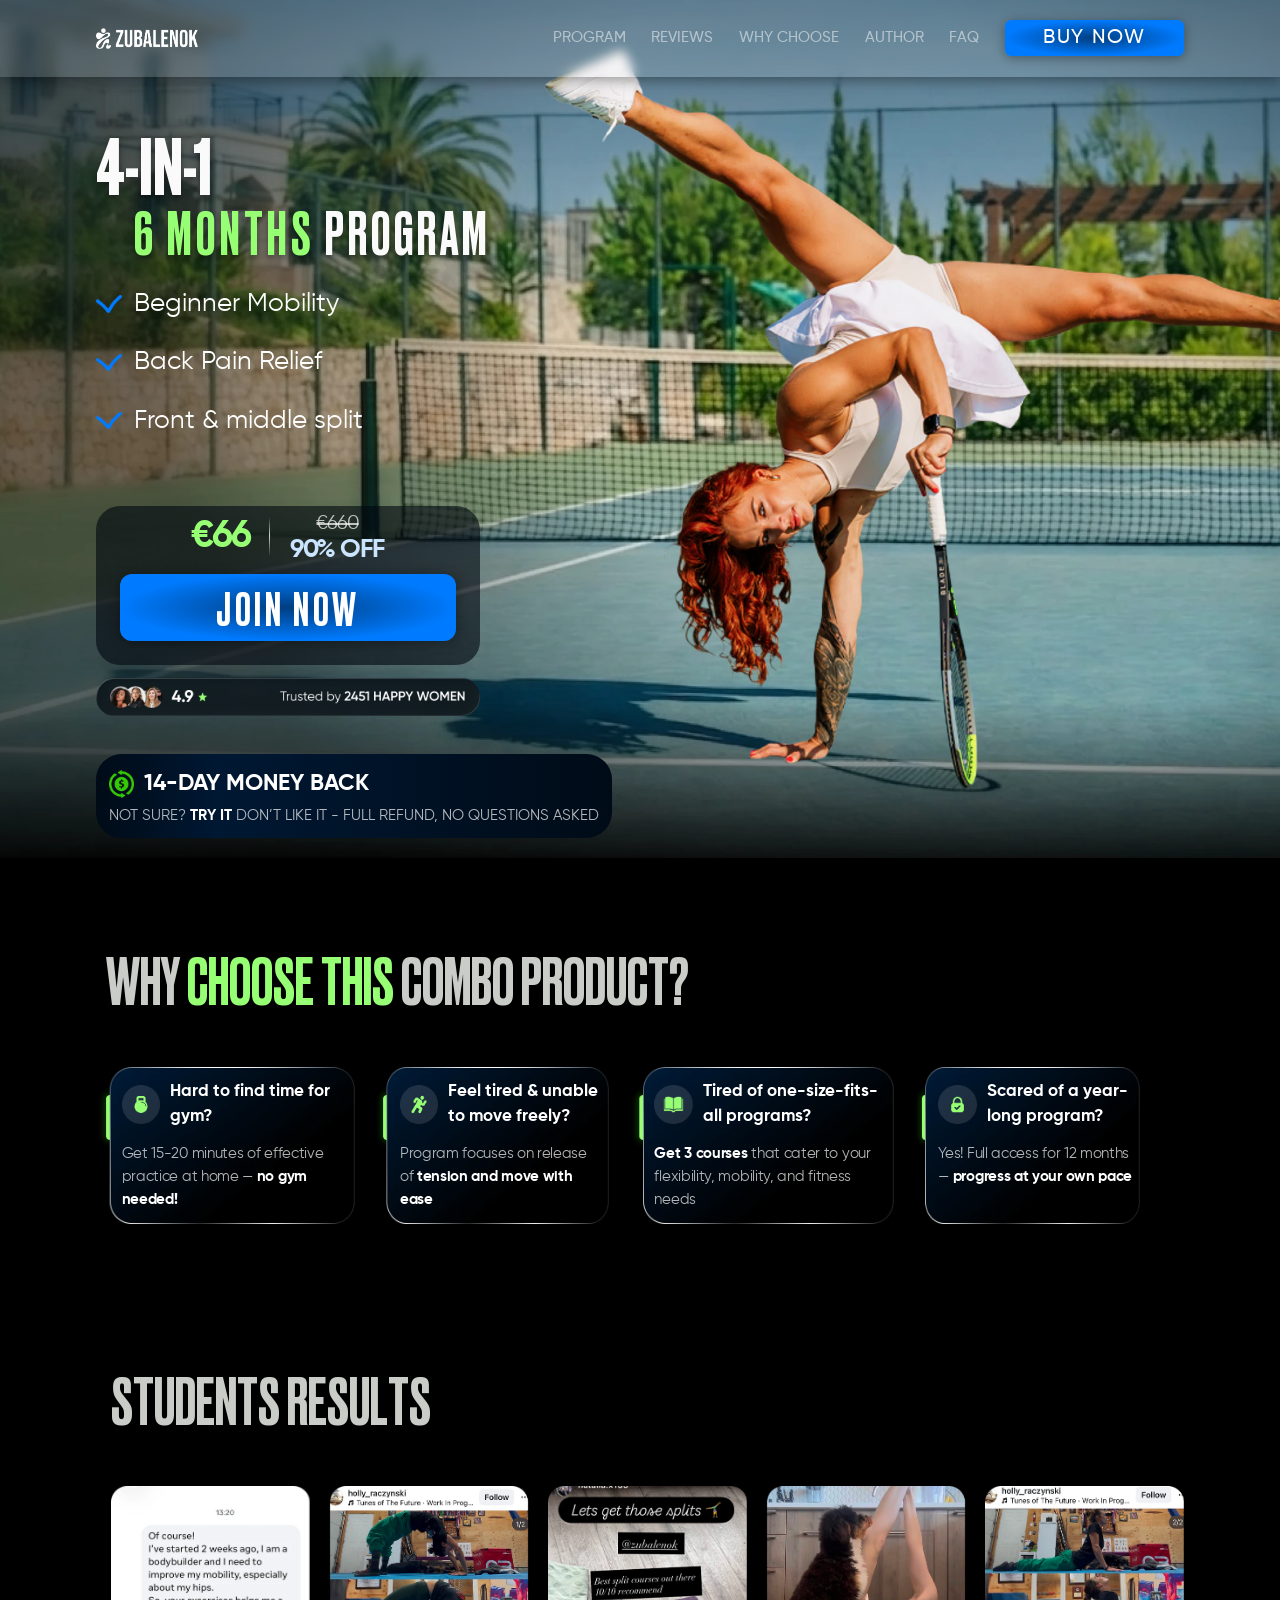
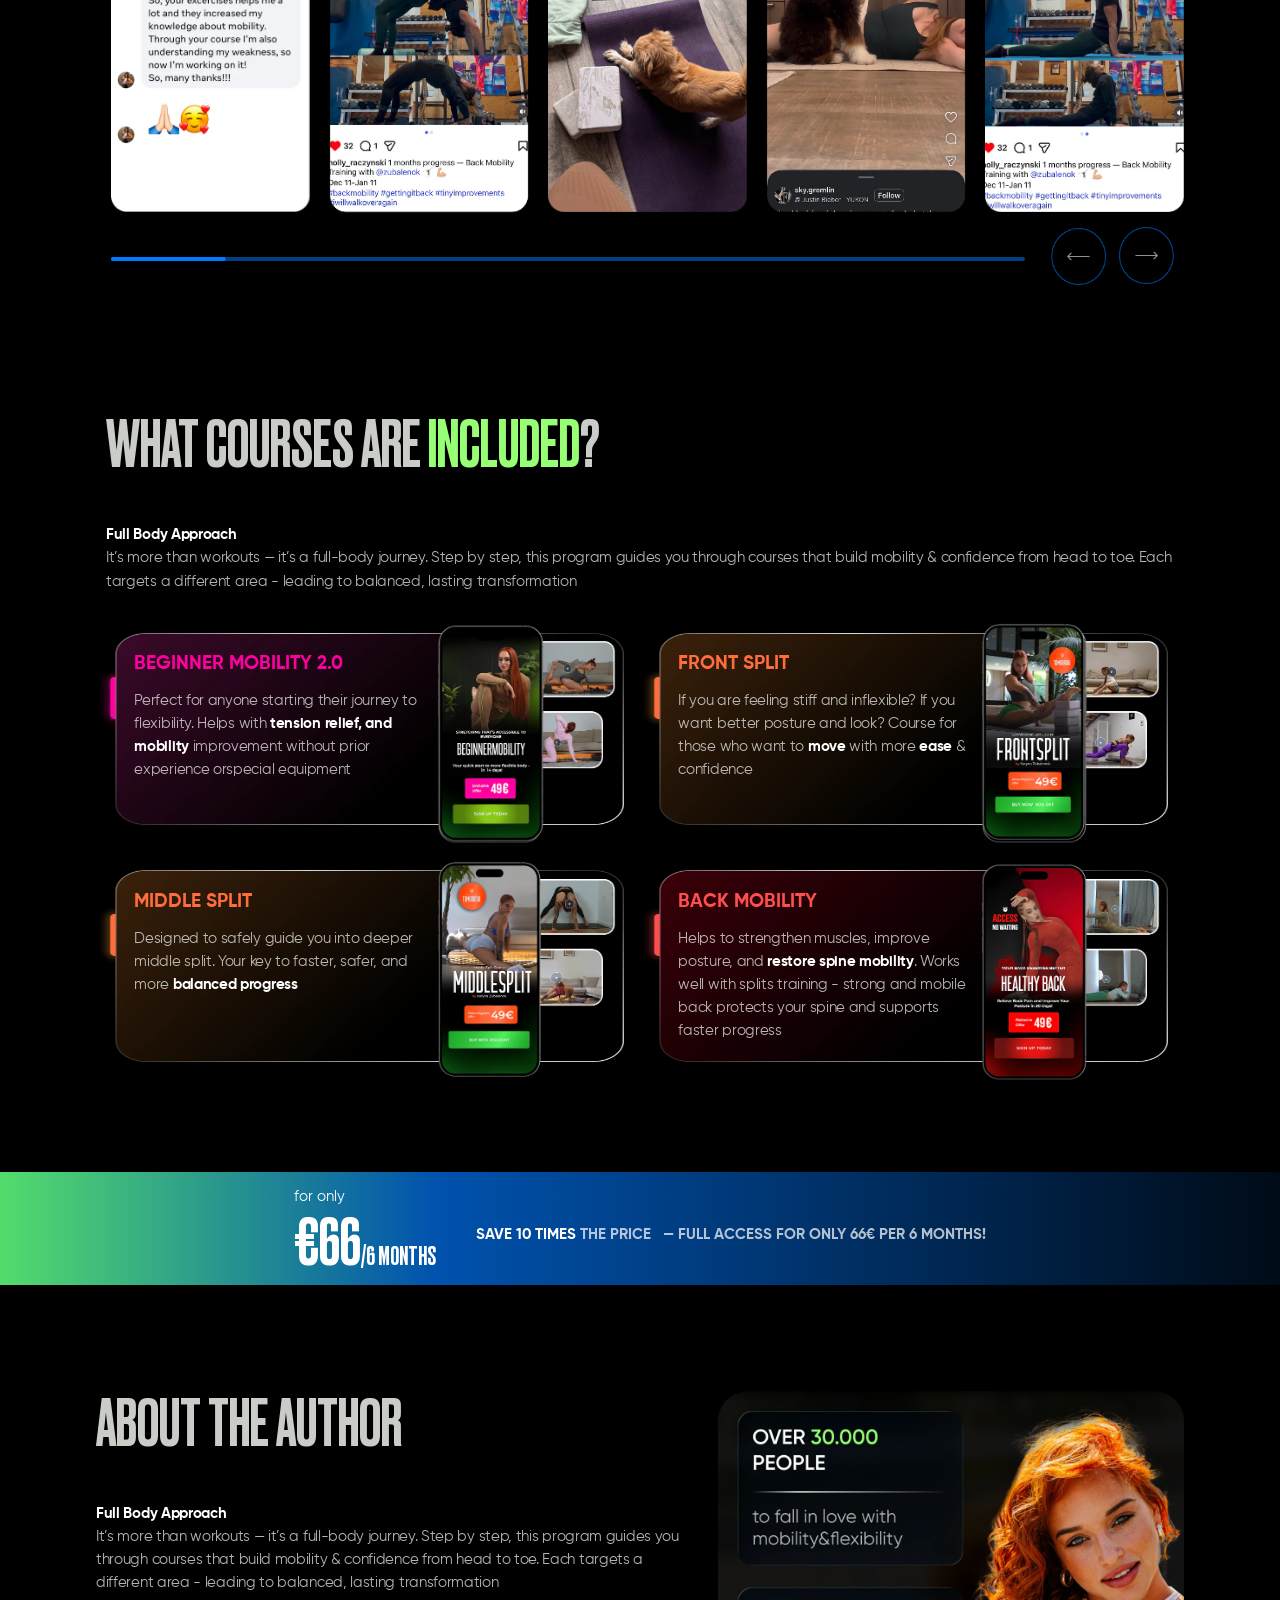
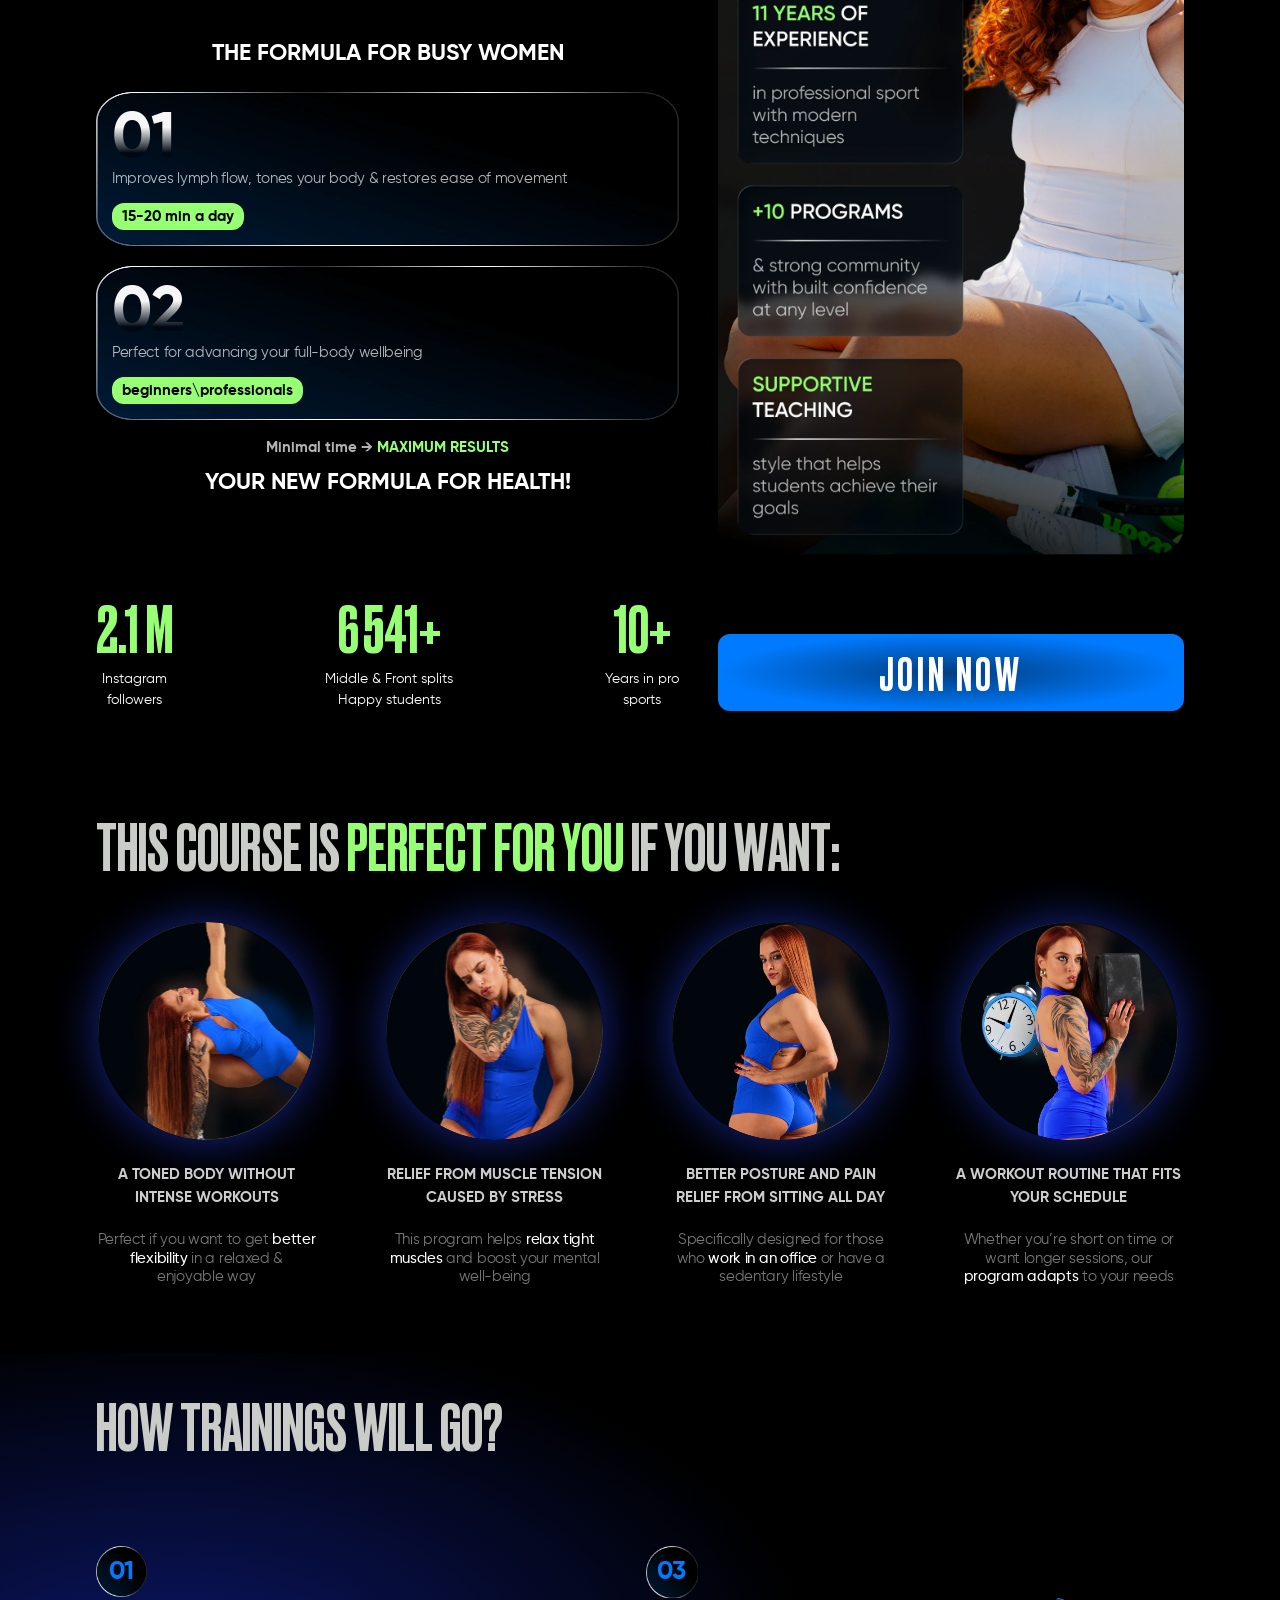
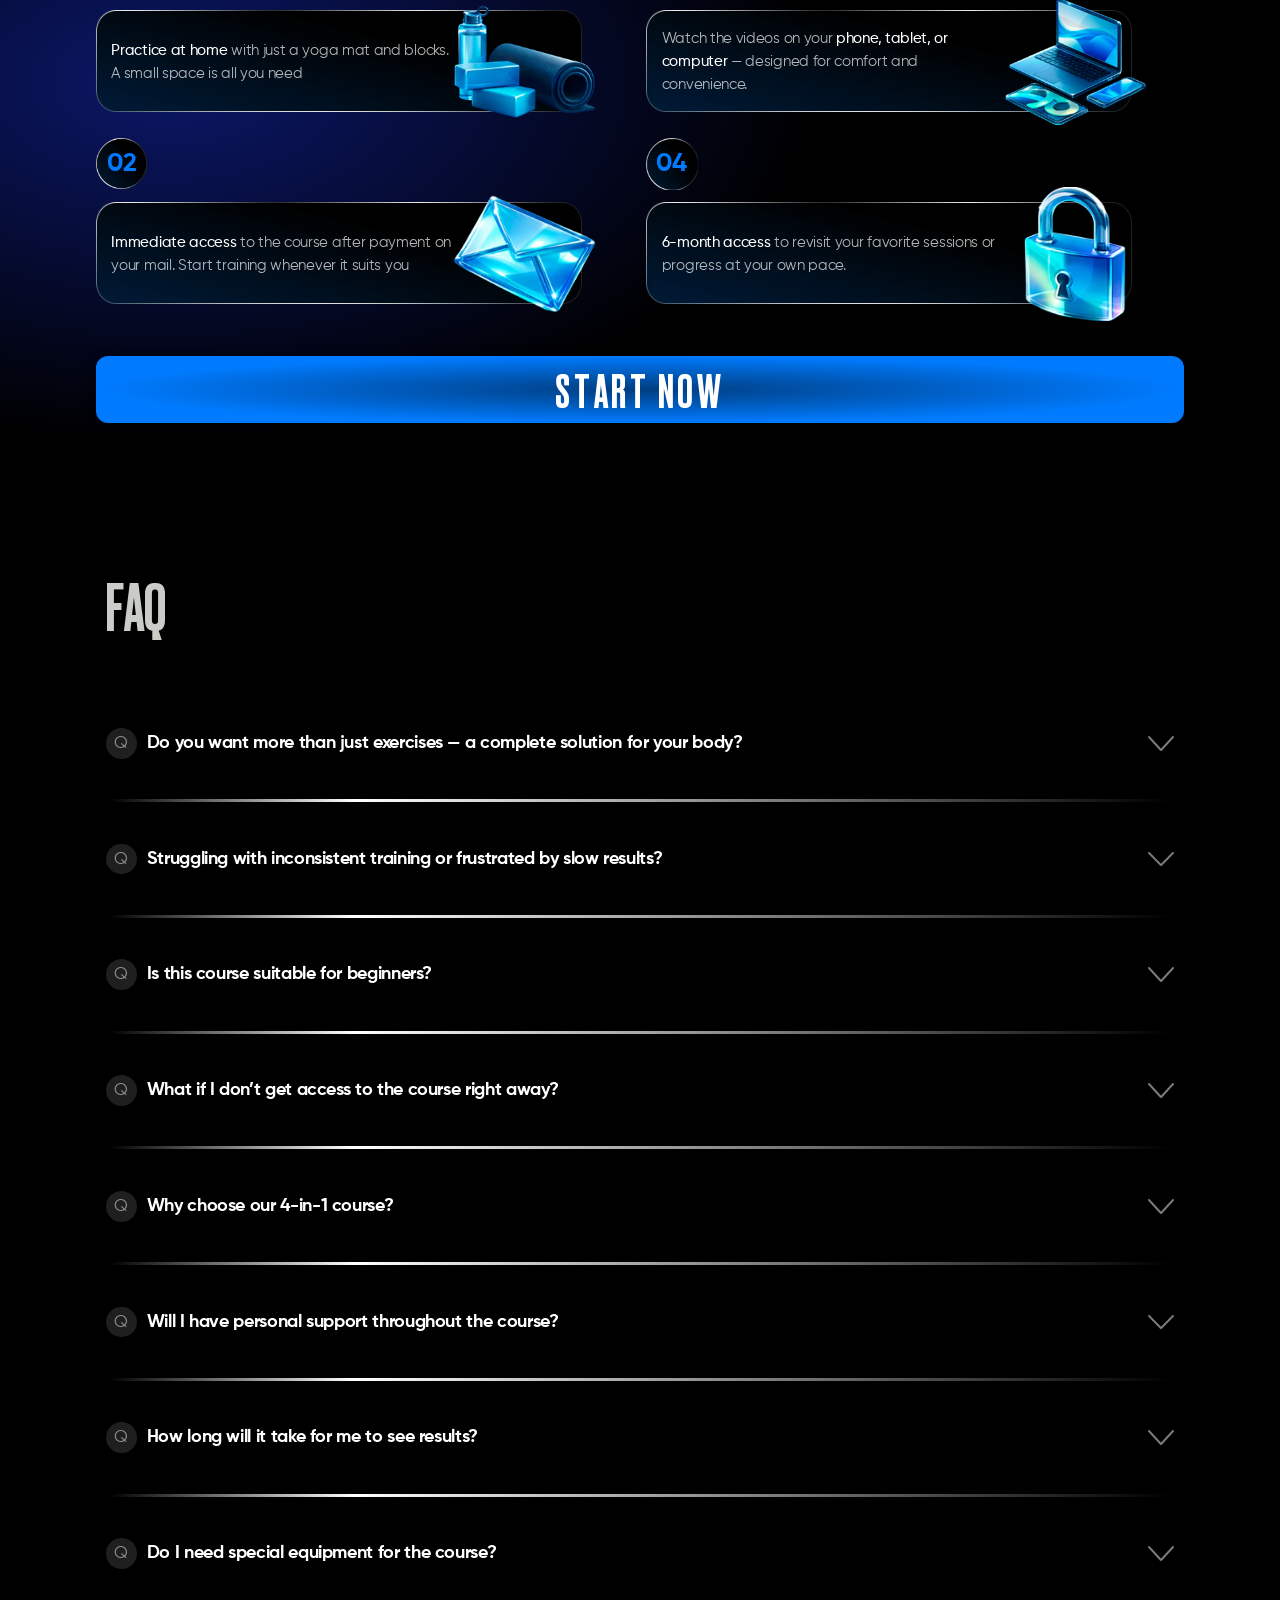
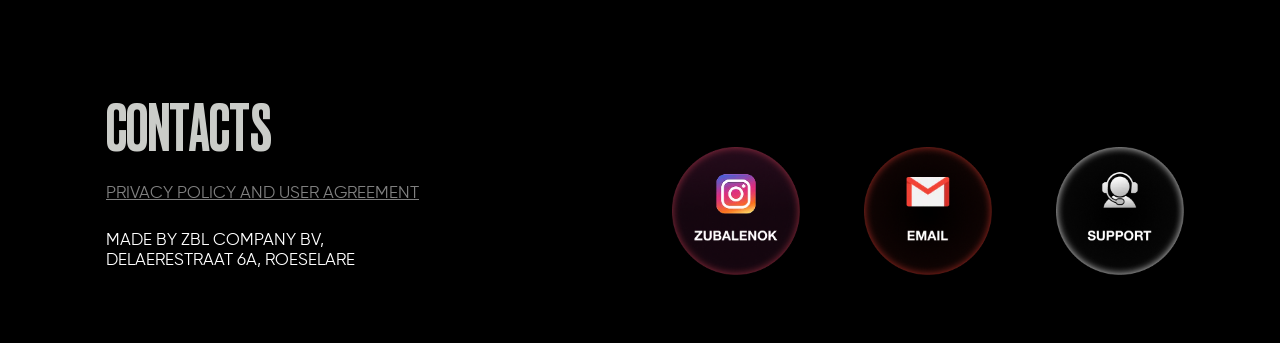
<file: index.html>
<!DOCTYPE html>
<html lang="en">

<head>
    <!-- Google tag (gtag.js) -->
    <script async src="https://www.googletagmanager.com/gtag/js?id=G-V7R9B3J407"></script>
    <script>
        window.dataLayer = window.dataLayer || [];
        function gtag() { dataLayer.push(arguments); }
        gtag('js', new Date());

        gtag('config', 'G-V7R9B3J407');
    </script>

    <meta charset="UTF-8">
    <meta name="viewport" content="width=device-width, initial-scale=1.0">
    <link rel="icon" type="image/png" href="./images/favicon.png">
    <link rel="stylesheet" href="./css/fonts.css">
    <link rel="stylesheet" href="./css/nullStyle.css">
    <link rel="stylesheet" href="./css/components/header.css">
    <link rel="stylesheet" href="./css/components/choose.css">
    <link rel="stylesheet" href="./css/components/slider.css">
    <link rel="stylesheet" href="./css/components/courses.css">
    <link rel="stylesheet" href="./css/components/blue-el.css">
    <link rel="stylesheet" href="./css/components/about.css">
    <link rel="stylesheet" href="./css/components/train.css">
    <link rel="stylesheet" href="./css/components/howWillGo.css">
    <link rel="stylesheet" href="./css/components/asks.css">
    <link rel="stylesheet" href="./css/components/contacts.css">
    <link rel="stylesheet" href="./css/components/popup.css">
    <title>4-in-1 program</title>
    <link rel="stylesheet" href="https://cdn.jsdelivr.net/npm/swiper@11/swiper-bundle.min.css" />

    <script type="text/javascript">
        (function (c, l, a, r, i, t, y) {
            c[a] = c[a] || function () { (c[a].q = c[a].q || []).push(arguments) };
            t = l.createElement(r); t.async = 1; t.src = "https://www.clarity.ms/tag/" + i;
            y = l.getElementsByTagName(r)[0]; y.parentNode.insertBefore(t, y);
        })(window, document, "clarity", "script", "ug7c5pg7ht");
    </script>

     <!-- <script src="https://web.cmp.usercentrics.eu/modules/autoblocker.js"></script>
    <script id="usercentrics-cmp" src="https://web.cmp.usercentrics.eu/ui/loader.js" data-settings-id="x_CRomsr16MzlW"
        async></script> -->
        <!-- Google Tag Manager -->
    <script>(function(w,d,s,l,i){w[l]=w[l]||[];w[l].push({'gtm.start':
    new Date().getTime(),event:'gtm.js'});var f=d.getElementsByTagName(s)[0],
    j=d.createElement(s),dl=l!='dataLayer'?'&l='+l:'';j.async=true;j.src=
    'https://www.googletagmanager.com/gtm.js?id='+i+dl;f.parentNode.insertBefore(j,f);
    })(window,document,'script','dataLayer','GTM-K9M9JLQQ');</script>
      <!-- Google Tag Manager (noscript) -->
    <noscript><iframe src="https://www.googletagmanager.com/ns.html?id=GTM-K9M9JLQQ"
    height="0" width="0" style="display:none;visibility:hidden"></iframe></noscript>
    <!-- End Google Tag Manager (noscript) -->
</head>

<body>
    <div class="wrapper">
        <header class="header">
            <nav class="header-navline">
                <div class="header-wrapper">
                    <img src="./images/logo.webp" alt="logo" class="header-logo">
                    <nav class="header-nav">
                        <ul class="header-list">
                            <li><a href="#program" class="header-link">Program</a></li>
                            <li><a href="#reviews" class="header-link">Reviews</a></li>
                            <li><a href="#why-choose" class="header-link">Why choose</a></li>
                            <li><a href="#author" class="header-link">Author</a></li>
                            <li><a href="#faq" class="header-link">FAQ</a></li>
                        </ul>
                        <button class="header-nav-button open-popup-btn">
                            Buy Now
                        </button>
                    </nav>
                </div>
            </nav>
            <div class="header__top">
                <h1 class="header-title">
                    4-in-1
                </h1>
                <h2 class="header-subTitle">
                    <span>
                        6 months
                    </span>
                    program
                </h2>
                <ul class="header-desc__list">
                    <li class="header-desc__list-item">
                        <img src="./images/check.png" alt="">
                        Beginner Mobility
                    </li>
                    <li class="header-desc__list-item">
                        <img src="./images/check.png" alt="">
                        Back Pain Relief
                    </li>
                    <li class="header-desc__list-item">
                        <img src="./images/check.png" alt="">
                        Front & middle split
                    </li>
                </ul>
            </div>
            <div class="header__bottom">
                <div class="header__price open-popup-btn">
                    <div class="header__price-top">
                        <h2 class="header__price-top-value">
                            €66
                        </h2>
                        <img src="./images/line-2.png" alt="">
                        <div class="header__price-top-right">
                            <h3 class="top-right-ord">
                                €660
                            </h3>
                            <h3 class="top-right-discount">
                                90% OFF
                            </h3>
                        </div>
                    </div>
                    <button class="header__price-button open-popup-btn">
                        JOIN NOW
                    </button>
                </div>
                <img src="./images/rate.png" alt="" class="raate">
                <div class="blueBlock blueBlock-desc" >
            <h3 class="blueBlock-title">
                <img src="./images/cash-flow.png" alt="">
                14-Day MONEY BACK
            </h3>
            <p class="blueBlock-text">
                Not sure? <span>Try it</span><br>
                Don’t like it - full refund, <br>
                no questions asked<br>
            </p>
        </div>
            </div>
            
        </header>
        <div class="blueBlock blueBlock-mob">
            <h3 class="blueBlock-title">
                <img src="./images/cash-flow.png" alt="">
                14-Day MONEY BACK
            </h3>
            <p class="blueBlock-text">
                Not sure? <span>Try it</span><br>
                Don’t like it - full refund, <br>
                no questions asked<br>
            </p>
        </div>
        <div class="choise__product" id="program">
            <h2 class="mainTitle">
                Why <span>Choose thіs</span><br>
                Combo Product?
            </h2>
            <div class="choise__product-column">
                <div class="choise__product-column-item">
                    <h3 class="column-item-title">
                        <img src="./images/product-1.png" alt="">
                        Hard to find time for gym?
                    </h3>
                    <p class="mainText">
                        Get 15-20 minutes of effective practice at home —
                        <span>no gym needed!</span>
                    </p>
                </div>
                <div class="choise__product-column-item">
                    <h3 class="column-item-title">
                        <img src="./images/product-2.png" alt="">
                        Feel tired & unable to move freely?
                    </h3>
                    <p class="mainText">
                        Program focuses on release  of
                        <span> tension and move with ease</span>
                    </p>
                </div>
                <div class="choise__product-column-item">
                    <h3 class="column-item-title">
                        <img src="./images/product-3.png" alt="">
                        Tired of one-size-fits-all programs?
                    </h3>
                    <p class="mainText">
                        <span>Get 3 courses</span>
                        that cater to your flexibility, mobility, and fitness needs
                    </p>
                </div>
                <div class="choise__product-column-item">
                    <h3 class="column-item-title">
                        <img src="./images/product-4.png" alt="">
                        Scared of a year-long program?
                    </h3>
                    <p class="mainText">
                        Yes! Full access for 12 months —
                        <span>progress at your own pace</span>
                    </p>
                </div>
            </div>
        </div>
        <div class="first-slider" id="reviews">
            <h2 class="mainTitle">students Results</h2>

            <div class="first-swiper swiper">
                <div class="swiper-wrapper">
                    <img src="./images/slider/slide-1.webp" class="swiper-slide" alt="">
                    <img src="./images/slider/slide-2.webp" class="swiper-slide" alt="">
                    <img src="./images/slider/slide-3.webp" class="swiper-slide" alt="">
                    <img src="./images/slider/slide-4.webp" class="swiper-slide" alt="">
                    <img src="./images/slider/slide-5.webp" class="swiper-slide" alt="">
                    <img src="./images/slider/slide-6.webp" class="swiper-slide" alt="">
                    <img src="./images/slider/slide-7.webp" class="swiper-slide" alt="">
                    <img src="./images/slider/slide-8.webp" class="swiper-slide" alt="">
                </div>
            </div>

            <div style="padding-right: 10px; display: flex; align-items: center;">
                <div class="first-slider-pagination swiper-pagination"></div>
                <div class="first-slider-prev"></div>
                <div class="first-slider-next"></div>
            </div>
        </div>
        <div class="courses" id="why-choose">
            <h2 class="mainTitle">
                What Courses are<br>
                <span>included</span>?
            </h2>
            <p class="mainText" style="padding: 25px 0 40px 10px;">
                <span>Full Body Approach</span>
                <br>
                It’s more than workouts — it’s a full-body journey. Step by step, this program guides you through
                courses that build mobility & confidence from head to toe. Each targets a different area - leading to
                balanced, lasting transformation
            </p>
            <div class="courses-flex">
            <div class="courses-element el-1">
                <div>
                    <h3 class="courses-element-title">
                        Beginner mobility 2.0
                    </h3>
                    <p class="mainText">
                        Perfect for anyone starting their journey to flexibility. Helps with <span>tension relief, and
                            mobility</span> improvement without prior experience orspecial equipment
                    </p>
                </div>
                <img src="./images/course-label-1.webp" alt="">
            </div>
            <div class="courses-element el-2">
                <div>
                    <h3 class="courses-element-title">
                        Front Split
                    </h3>
                    <p class="mainText">
                        If you are feeling stiff and inflexible? If you want better posture and look? Course for those
                        who want to <span>move</span> with more <span>ease</span> & confidence
                    </p>
                </div>
                <img src="./images/course-label-2.webp" alt="">
            </div>
            <div class="courses-element el-3">
                <div>
                    <h3 class="courses-element-title">
                        Middle Split
                    </h3>
                    <p class="mainText">
                        Designed to safely guide you into deeper middle split. Your key to faster, safer, and more
                        <span>balanced progress</span>
                    </p>
                </div>
                <img src="./images/course-label-3.webp" alt="">
            </div>
            <div class="courses-element el-4">
                <div>
                    <h3 class="courses-element-title">
                        Back Mobility
                    </h3>
                    <p class="mainText">
                        Helps to strengthen muscles, improve posture, and <span>restore spine mobility</span>. Works
                        well with splits training - strong and mobile back protects your spine and supports faster
                        progress
                    </p>
                </div>
                <img src="./images/course-label-4.webp" alt="">
            </div>
            </div>
        </div>
        <div class="blue-g">
            <div class="blue-g-left">
                <h3 class="blue-g-left-title">
                    for only
                </h3>
                <h2 class="blue-g-left-value">
                    €66
                    <span>/6 months</span>
                </h2>
            </div>
            <div class="blue-g-right">
                <h3 class="blue-g-right-title">
                    Save 10 times <span>the price</span>
                </h3>
                <p class="blue-g-right-text">
                    — full access for only 66€ per 6 months!
                </p>
            </div>
        </div>
        <div class="about" id="author">
            <div class="about-felm">
            <h2 class="mainTitle">
                About the Author
            </h2>
            <p class="mainText" style="padding: 25px 0 40px 0px;">
                <span>Full Body Approach</span>
                <br>
                It’s more than workouts — it’s a full-body journey. Step by step, this program guides you through
                courses that build mobility & confidence from head to toe. Each targets a different area - leading to
                balanced, lasting transformation
            </p>
            </div>
            <img src="./images/info.webp" class="about-info-img" alt="">
            <div class="about-numbers">
                <div>
                    <h2 class="about-numbers-value">
                        <span class="count-up" data-target="2.2">0</span> M
                    </h2>
                    <p class="about-numbers-text">Instagram<br>followers</p>
                </div>
                <div>
                    <h2 class="about-numbers-value">
                        <span class="count-up" data-target="7000">0</span>+
                    </h2>
                    <p class="about-numbers-text">Middle & Front splits<br>Happy students</p>
                </div>
                <div>
                    <h2 class="about-numbers-value">
                        <span class="count-up" data-target="11">0</span>+
                    </h2>
                    <p class="about-numbers-text">Years in pro<br>sports</p>
                </div>
            </div>
            <div class="about-formula">
                <h3 class="about-formula-title">
                    The Formula for Busy Women
                </h3>
                <div class="about-formula-element">
                    <h2 class="about-formula-element-num">
                        01
                    </h2>
                    <p class="mainText">
                        Improves lymph flow, tones your body & restores ease of movement
                    </p>
                    <h3 class="about-formula-element-gr">
                        15-20 min a day
                    </h3>
                </div>
                <div class="about-formula-element">
                    <h2 class="about-formula-element-num">
                        02
                    </h2>
                    <p class="mainText">
                        Perfect for advancing your full-body wellbeing
                    </p>
                    <h3 class="about-formula-element-gr">
                        Beginners\Professionals
                    </h3>
                </div>
                <p class="about-formula-bottomText">
                    Minimal time →
                    <span>maximum results</span>
                </p>
                <h3 class="about-formula-title" style="text-align: center; padding-bottom: 30px;">
                    your new formula
                    <br>
                    for health!
                </h3>
                
            </div>
            <button class="header__price-button open-popup-btn">
                    JOIN NOW
                </button>
        </div>
        <div class="train">
            <h2 class="mainTitle" style="padding-bottom: 30px;">
                This course is <br>
                <span> perfect for you</span> if <br>
                you want:
            </h2>
            <div class="train-elements-wrp">
            <div class="train-elements">
                <div class="train-elements-item">
                    <img src="./images/karina-icon-1.webp" alt="">
                    <h3 class="train-elements-item-title">
                        A toned body <br>without intense <br>workouts
                    </h3>
                    <p class="mainText">
                        Perfect if you want <br> to get <span>better<br> flexibility</span> in a relaxed<br> & enjoyable
                        way
                    </p>
                </div>
                <div class="train-elements-item">
                    <img src="./images/karina-icon-2.webp" alt="">
                    <h3 class="train-elements-item-title">
                        Relief from <br>muscle tension <br>caused by stress
                    </h3>
                    <p class="mainText">
                        This program helps <br><span>relax tight muscles<br></span> and boost your<br> mental well-being
                    </p>
                </div>
            </div>
            <div class="train-elements">
                <div class="train-elements-item">
                    <img src="./images/karina-icon-3.webp" alt="">
                    <h3 class="train-elements-item-title">
                        Better posture <br>and pain relief <br>from sitting all day
                    </h3>
                    <p class="mainText">
                        Specifically<br> designed for those <br>who <span>work in an office<br></span> or have a
                        sedentary <br>lifestyle
                    </p>
                </div>
                <div class="train-elements-item">
                    <img src="./images/karina-icon-4.webp" alt="">
                    <h3 class="train-elements-item-title">
                        A workout <br>routine that fits <br>your schedule
                    </h3>
                    <p class="mainText">
                        Whether you’re short <br>on time or want <br>longer sessions, our <br><span>program
                            adapts</span> to <br>your needs
                    </p>
                </div>
            </div>
            </div>
        </div>
        <div class="howWillGo">
            <div class="howWillGo-container">
            <h2 class="mainTitle">
                How trainings will <br>go?
            </h2>
            <div class="howWillGo__content">
                <img src="./images/nums.webp" class="howWillGo__content-nums" alt="">
                <div class="howWillGo__content-elements">
                    <div class="howWillGo__content-elements-item itm-1">
                        <p class="mainText">
                            <span>Practice at home</span>
                            with just a yoga mat and blocks.
                            A small space is all you need
                        </p>
                        <img src="./images/train-icon-1.webp" alt="">
                    </div>
                    <div class="howWillGo__content-elements-item itm-2">
                        <p class="mainText">
                            <span>Immediate access</span>
                            to the course after payment on your mail.
                            Start training whenever it suits you
                        </p>
                        <img src="./images/train-icon-2.webp" alt="">
                    </div>
                    <div class="howWillGo__content-elements-item itm-3">
                        <p class="mainText">
                            Watch the videos on your <span>phone, tablet, or computer</span> — designed for comfort and
                            convenience.
                        </p>
                        <img src="./images/train-icon-3.webp" alt="">
                    </div>
                    <div class="howWillGo__content-elements-item itm-4">
                        <p class="mainText">
                            <span>6-month access</span>
                            to revisit your favorite sessions or progress at your own pace.
                        </p>
                        <img src="./images/train-icon-4.webp" alt="">
                    </div>
                </div>
            </div>
            <button class="header__price-button open-popup-btn">
                START NOW
            </button>
            </div>
        </div>
        <div class="asks" style="padding-left: 10px; padding-right: 10px; padding-top: 20px;" id="faq">
            <h2 class="mainTitle">
                FAQ
            </h2>
            <div class="asksContainer">
                <div class="asksContainer-item">
                    <div class="asksContainer-item-top">
                        <div>
                        <h3 class="q">Q</h3>
                        <p class="mainText">
                            Do you want more than just exercises — a complete solution for your body?
                        </p>
                        </div>
                        <img src="./images/q-arrow.png" class="q-arrow" alt="">
                    </div>
                    <div class="asksContainer-item-bottom">
                        <p class="mainText">
                            We combine stretching, mobility, and deep recovery work, offering a comprehensive approach for holistic health, not just isolated results
                        </p>
                    </div>
                </div>
                <img src="./images/line.png" class="q-line" alt="">
                <div class="asksContainer-item">
                    <div class="asksContainer-item-top">
                        <div>
                        <h3 class="q">Q</h3>
                        <p class="mainText">
                            Struggling with inconsistent training or frustrated by slow results?
                        </p>
                        </div>
                        <img src="./images/q-arrow.png" class="q-arrow" alt="">
                    </div>
                    <div class="asksContainer-item-bottom">
                        <p class="mainText">
                            With access to three specialized courses for a full year, you'll see consistent progress at your own pace. + our continuous support, and personalized feedback ensure you stay motivated and on track until you reach your goals
                        </p>
                    </div>
                </div>
                <img src="./images/line.png" class="q-line" alt="">
                <div class="asksContainer-item">
                    <div class="asksContainer-item-top">
                        <div>
                        <h3 class="q">Q</h3>
                        <p class="mainText">
                            Is this course suitable for beginners?
                        </p>
                        </div>
                        <img src="./images/q-arrow.png" class="q-arrow" alt="">
                    </div>
                    <div class="asksContainer-item-bottom">
                        <p class="mainText">
                            Absolutely! Whether you're just starting or have been working on flexibility for a while, this course is designed for all levels. You’ll get step-by-step guidance, so you’ll feel confident every step of the way, even if you're new to flexibility training
                        </p>
                    </div>
                </div>
                <img src="./images/line.png" class="q-line" alt="">
                <div class="asksContainer-item">
                    <div class="asksContainer-item-top">
                        <div>
                        <h3 class="q">Q</h3>
                        <p class="mainText">
                            What if I don’t get access to the course right away?
                        </p>
                        </div>
                        <img src="./images/q-arrow.png" class="q-arrow" alt="">
                    </div>
                    <div class="asksContainer-item-bottom">
                        <p class="mainText">
                            If there’s any issue, we’ll fix it immediately! Simply reach out to our support team, and we’ll ensure you get access within 24 hours. We’re here to make sure you can start training right away!
                        </p>
                    </div>
                </div>
                <img src="./images/line.png" class="q-line" alt="">
                <div class="asksContainer-item">
                    <div class="asksContainer-item-top">
                        <div>
                        <h3 class="q">Q</h3>
                        <p class="mainText">
                            Why choose our 4-in-1 course?
                        </p>
                        </div>
                        <img src="./images/q-arrow.png" class="q-arrow" alt="">
                    </div>
                    <div class="asksContainer-item-bottom">
                        <p class="mainText">
                            This course isn’t just about stretching — it’s about improving your overall well-being. With our proven techniques and expert guidance, you’ll feel stronger, more confident, and healthier with every session
                        </p>
                    </div>
                </div>
                <img src="./images/line.png" class="q-line" alt="">
                <div class="asksContainer-item">
                    <div class="asksContainer-item-top">
                        <div>
                        <h3 class="q">Q</h3>
                        <p class="mainText">
                            Will I have personal support throughout the course?
                        </p>
                        </div>
                        <img src="./images/q-arrow.png" class="q-arrow" alt="">
                    </div>
                    <div class="asksContainer-item-bottom">
                        <p class="mainText">
                            Yes! We offer ongoing support and are here to guide you on your journey. If you have questions, need advice, or want to share your progress, our team is always available to help you stay on track and motivated
                        </p>
                    </div>
                </div>
                <img src="./images/line.png" class="q-line" alt="">
                <div class="asksContainer-item">
                    <div class="asksContainer-item-top">
                        <div>
                        <h3 class="q">Q</h3>
                        <p class="mainText">
                            How long will it take for me to see results?
                        </p>
                        </div>
                        <img src="./images/q-arrow.png" class="q-arrow" alt="">
                    </div>
                    <div class="asksContainer-item-bottom">
                        <p class="mainText">
                            Flexibility is a journey — with consistent practice, you’ll start seeing noticeable improvements in just 2-4 weeks. If you stick with it, your progress will grow faster, and soon you'll be hitting new goals!
                        </p>
                    </div>
                </div>
                <img src="./images/line.png" class="q-line" alt="">
                <div class="asksContainer-item">
                    <div class="asksContainer-item-top">
                        <div>
                        <h3 class="q">Q</h3>
                        <p class="mainText">
                            Do I need special equipment for the course?
                        </p>
                        </div>
                        <img src="./images/q-arrow.png" class="q-arrow" alt="">
                    </div>
                    <div class="asksContainer-item-bottom">
                        <p class="mainText">
                            The only equipment you need is a yoga mat and blocks. This course is designed to be done at home, without the need for fancy gym gear. You can practice in the comfort of your own space, making it easy and convenient to get started!
                        </p>
                    </div>
                </div>
            </div>
        </div>
        <div class="contacts">
            <h2 class="contacts-title">
                CONTACTS
            </h2>
            <a href="/policy" class="contacts-privacy">
                privacy Policy and user agreement
            </a>
            <nav class="contacts__links">
                <a href="https://www.instagram.com/zubalenok/" class="contacts__links-link">
                    <img src="./images/instagram.webp" alt="">
                </a>
                <a href="mailto:SUPPORT_ZUBALENOK@ZBL.AGENCY" class="contacts__links-link">
                    <img src="./images/email.webp" alt="">
                </a>
                <a href="https://www.instagram.com/zubalenok.team/" class="contacts__links-link">
                    <img src="./images/support.webp" alt="">
                </a>
            </nav>
            <p class="contact-text">
                MADE BY ZBL COMPANY BV, <br>Delaerestraat 6a, Roeselare
            </p>
        </div>
    </div>

    <div class="popup-overlay">
    <div class="popup-content">
        <button class="close-btn">&times;</button>

        <h2 class="popup-title">FILL OUT THE FORM</h2>
        <p class="popup-subtitle">to get access to</p>
        <h3 class="product-name">4-IN-1 PROGRAM FOR 6 MONTHS</h3>

        <div class="price-container">
            <div class="price-new">66€</div>
            <div class="price-old">660€</div>
        </div>

        <form action="https://linktr.us18.list-manage.com/subscribe/post?u=ba2409e015681701aad0a35f7&amp;id=2a770a6115&amp;f_id=00d1a5e6f0"
              method="GET"
              id="custom-subscribe-form"
              class="signup-form"
              data-redirect-url="https://zubalenok.kwiga.com/o/owFSou5r4NP3/payment">
            
            <input type="text" name="FNAME" placeholder="Name" required>
            <input type="email" name="EMAIL" placeholder="E-mail" required>

            <input type="hidden" name="tags" value="3028357,3028576">
            <div class="mc-field-group input-group" style="opacity: 0 !important; visibility: hidden !important; height: 0 !important; ">
                <strong>No paid</strong>
                <ul>
                    <li>
                        <input 
                            type="checkbox" 
                            name="group[223323][4194304]" 
                            id="mce-group[223323]-223323-6" 
                            value="1" 
                            checked 
                        >
                        <label for="mce-group[223323]-223323-6">4-in-1 Program</label>
                    </li>
                </ul>
            </div>

            <button type="submit" class="join-btn">JOIN NOW</button>

            <div id="mce-responses" class="clear" style="display:none;">
                <div class="response" id="mce-error-response"></div>
                <div class="response" id="mce-success-response"></div>
            </div>
        </form>

        <div class="footer-info">
            <p>P.S. 14-day money-back guarantee</p>
            <p>Instant access right after payment</p>
        </div>

        <div class="timer-section">
            <p class="timer-title">Price goes up in:</p>
            <div class="timer-display">
                <div class="timer-block">
                    <span id="hours">00</span>
                    <label>hours</label>
                </div>
                <div class="timer-block">
                    <span id="minutes">29</span>
                    <label>minutes</label>
                </div>
                <div class="timer-block">
                    <span id="seconds">52</span>
                    <label>seconds</label>
                </div>
            </div>
        </div>

        <p class="privacy">Your info stays private</p>
    </div>
</div>


    <script src="https://cdn.jsdelivr.net/npm/swiper@11/swiper-bundle.min.js"></script>
    <script defer src="./js/slider.js"></script>
    <script defer src="./js/numbers-anim.js"></script>
    <script defer src="./js/asks.js"></script>
    <script defer src="./js/popup.js"></script>
</body>

</html>
</file>
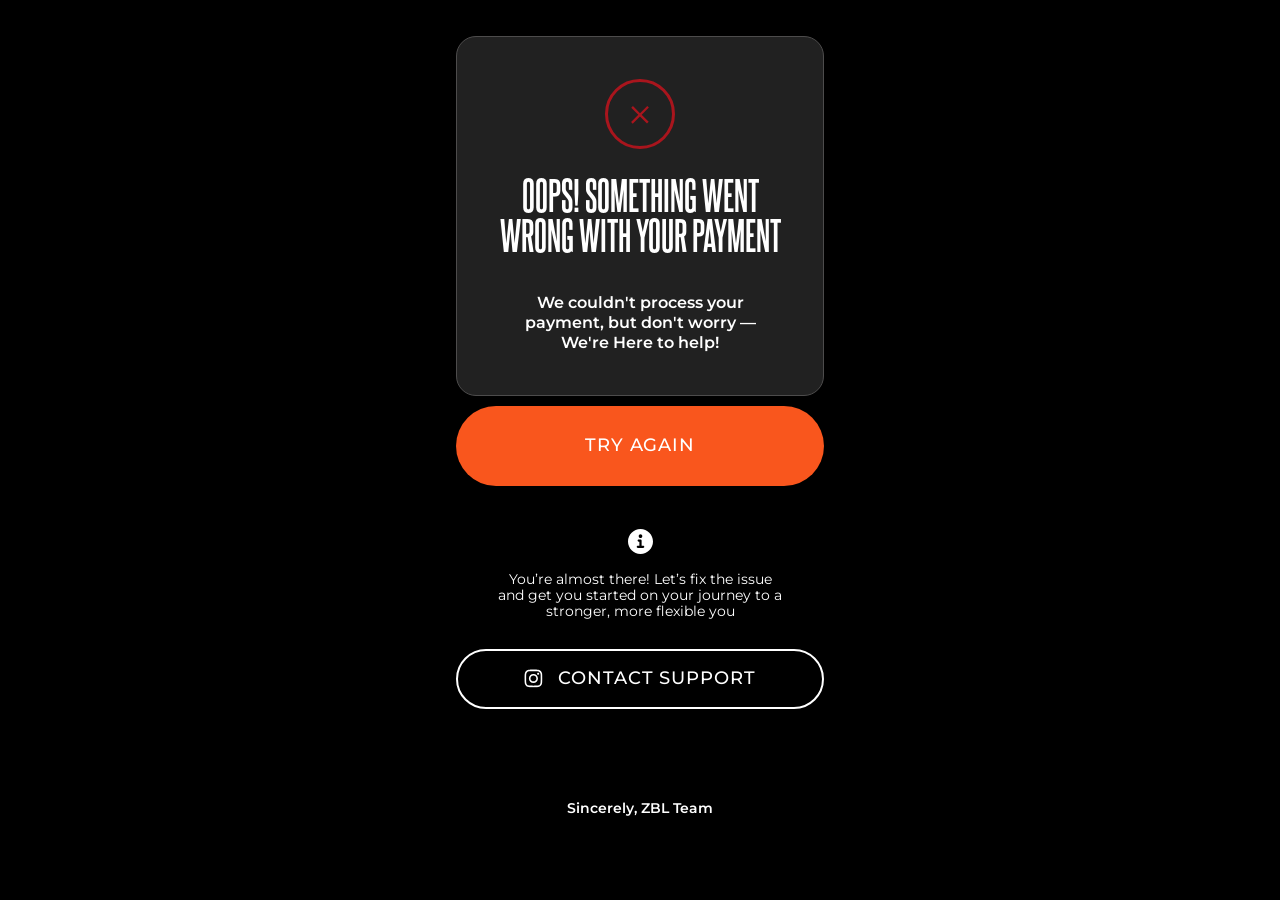
<file: failedpayment/index.html>
<!DOCTYPE html>
<html lang="en">
<head>

    <meta charset="UTF-8">
    <meta name="viewport" content="width=device-width, initial-scale=1.0">
    <link href="https://fonts.googleapis.com/css2?family=Montserrat:wght@250;300;400;500;600;700&display=swap"
        rel="stylesheet">
    <link href="https://fonts.googleapis.com/css2?family=Forum&display=swap" rel="stylesheet">
    <link rel="stylesheet" href="css/style.css">
    <link rel="stylesheet" href="css/fonts.css">
    <title>Something went wrong</title>
    <!-- Google Tag Manager -->
<script>(function(w,d,s,l,i){w[l]=w[l]||[];w[l].push({'gtm.start':
new Date().getTime(),event:'gtm.js'});var f=d.getElementsByTagName(s)[0],
j=d.createElement(s),dl=l!='dataLayer'?'&l='+l:'';j.async=true;j.src=
'https://www.googletagmanager.com/gtm.js?id='+i+dl;f.parentNode.insertBefore(j,f);
})(window,document,'script','dataLayer','GTM-K9M9JLQQ');</script>
<!-- End Google Tag Manager -->

</head>
<body> 
<!-- Google Tag Manager (noscript) -->
<noscript><iframe src="https://www.googletagmanager.com/ns.html?id=GTM-K9M9JLQQ"
height="0" width="0" style="display:none;visibility:hidden"></iframe></noscript>
<!-- End Google Tag Manager (noscript) -->

      <section class="container">
        <div class="wrap">
          <div class="circle">
            <svg width="18" height="19" viewBox="0 0 18 19" fill="none" xmlns="http://www.w3.org/2000/svg">
              <path d="M17.8985 2.53808L10.665 9.77158L17.7081 16.8147L15.9949 18.5279L8.95177 11.4848L1.71827 18.7183L0.0812134 17.0812L7.31471 9.84772L0.233498 2.7665L1.94669 1.05331L9.02791 8.13452L16.2614 0.901022L17.8985 2.53808Z" fill="#A9151D" />
            </svg> 
            </div> 
            <h3 class="title">Oops! Something went<br> wrong with your payment</h3>
            <p>We couldn't process your<br> payment, but don't worry —<br> We're Here to help!</p>
        </div>
       <a href="https://zubalenok.kwiga.com/o/owFSou5r4NP3/payment"> <div class="btn">Try Again</div></a>
        <div class="info">
          <svg width="25" height="25" viewBox="0 0 25 25" fill="none" xmlns="http://www.w3.org/2000/svg">
  <g clip-path="url(#clip0_92_41)">
    <path fill-rule="evenodd" clip-rule="evenodd" d="M12.5 25C19.4036 25 25 19.4036 25 12.5C25 5.59645 19.4036 0 12.5 0C5.59645 0 0 5.59645 0 12.5C0 19.4036 5.59645 25 12.5 25ZM9.82143 16.7411C9.20504 16.7411 8.70536 17.2407 8.70536 17.8571C8.70536 18.4736 9.20504 18.9732 9.82143 18.9732H12.5H15.1786C15.795 18.9732 16.2946 18.4736 16.2946 17.8571C16.2946 17.2407 15.795 16.7411 15.1786 16.7411H13.6161V11.6071C13.6161 10.9907 13.1164 10.4911 12.5 10.4911H10.7143C10.0979 10.4911 9.59821 10.9907 9.59821 11.6071C9.59821 12.2235 10.0979 12.7232 10.7143 12.7232H11.3839V16.7411H9.82143ZM14.2857 7.14286C14.2857 8.12907 13.4862 8.92857 12.5 8.92857C11.5138 8.92857 10.7143 8.12907 10.7143 7.14286C10.7143 6.15664 11.5138 5.35714 12.5 5.35714C13.4862 5.35714 14.2857 6.15664 14.2857 7.14286Z" fill="white" />
  </g>
  <defs>
    <clipPath id="clip0_92_41">
      <rect width="25" height="25" fill="white" />
    </clipPath>
  </defs>
</svg>
<p>You’re almost there! Let’s fix the issue<br> and get you started on your journey to a<br> stronger, more flexible you</p>
        </div>
        <a href="https://www.instagram.com/zubalenok.team/">
        <div class="btn-inst">
          <svg width="19" height="19" viewBox="0 0 19 19" fill="none" xmlns="http://www.w3.org/2000/svg">
  <g clip-path="url(#clip0_92_48)">
    <path d="M15.2065 4.7119V4.71249C15.2065 5.29824 14.7316 5.77261 14.1464 5.77261C13.5613 5.77261 13.0863 5.29765 13.0863 4.71249C13.0863 4.12674 13.5613 3.65236 14.1464 3.65236C14.7316 3.65295 15.206 4.12674 15.2065 4.7119ZM9.4286 12.3744C7.80159 12.3744 6.48276 11.0556 6.48276 9.42854C6.48276 7.80152 7.80159 6.4827 9.4286 6.4827C11.0556 6.4827 12.3744 7.80152 12.3744 9.42854C12.3744 11.055 11.0562 12.3738 9.42978 12.3738H9.42919L9.4286 12.3744ZM9.4286 4.89104C6.92237 4.89104 4.8911 6.9229 4.8911 9.42854C4.8911 11.9342 6.92296 13.966 9.4286 13.966C11.9348 13.966 13.9661 11.9342 13.9661 9.42854C13.9661 9.42854 13.9661 9.42854 13.9661 9.42795C13.9661 6.92231 11.9348 4.89045 9.4286 4.89045C9.4286 4.89045 9.4286 4.89045 9.42801 4.89045L9.4286 4.89104ZM9.4286 2.18269C11.7875 2.18269 12.0686 2.19447 13.0003 2.23513C13.5913 2.2422 14.1535 2.35417 14.6738 2.55217L14.6402 2.54097C15.4146 2.84268 16.0156 3.44376 16.3109 4.19804L16.3179 4.21808C16.5042 4.70483 16.6149 5.2676 16.622 5.85511V5.85806C16.6639 6.79031 16.6733 7.07022 16.6733 9.42972C16.6733 11.7892 16.6621 12.0697 16.6191 13.0014C16.6079 13.593 16.4953 14.1552 16.2979 14.6755L16.3091 14.6414C16.1571 15.0397 15.932 15.3791 15.6473 15.6585L15.6467 15.6591C15.368 15.9443 15.0286 16.1694 14.6497 16.3126L14.6308 16.3191C14.1423 16.5053 13.5778 16.6161 12.9879 16.6231H12.9849C12.0468 16.665 11.7704 16.6744 9.4068 16.6744C7.042 16.6744 6.76621 16.6632 5.82866 16.6202C5.23466 16.609 4.67012 16.4964 4.14742 16.299L4.18219 16.3102C3.78384 16.1605 3.44441 15.9348 3.16744 15.649L3.16685 15.6485C2.87869 15.3715 2.65241 15.0315 2.51039 14.6508L2.5045 14.6325C2.31887 14.1446 2.20632 13.5806 2.19512 12.9914V12.9866C2.16212 12.0585 2.15034 11.7721 2.15034 9.4197C2.15034 7.0661 2.16212 6.77911 2.19512 5.83979C2.20632 5.24638 2.31828 4.68243 2.51569 4.16033L2.5045 4.1951C2.65005 3.79497 2.87692 3.45436 3.16626 3.17917L3.16744 3.17799C3.44323 2.88806 3.78325 2.66236 4.16451 2.5227L4.18278 2.51681C4.66776 2.32942 5.22817 2.21686 5.81392 2.20685H5.81805C6.75678 2.17385 7.03316 2.16265 9.39619 2.16265L9.4286 2.18269ZM9.4286 0.591614C7.02785 0.591614 6.7285 0.60281 5.78564 0.644649C5.01073 0.661149 4.27589 0.810828 3.59585 1.0707L3.64064 1.05597C3.02778 1.28992 2.50567 1.63701 2.0755 2.07426L2.07491 2.07485C1.63589 2.50502 1.28939 3.02772 1.06546 3.61111L1.05544 3.64058C0.8103 4.27583 0.660621 5.01126 0.644711 5.77851V5.78558C0.600514 6.72843 0.591675 7.02779 0.591675 9.42854C0.591675 11.8293 0.602871 12.1286 0.644711 13.0715C0.661211 13.8464 0.810889 14.5813 1.07076 15.2613L1.05603 15.2165C1.5251 16.4075 2.44969 17.332 3.61 17.7905L3.64064 17.8011C4.27589 18.0457 5.01132 18.1953 5.77857 18.2118H5.78564C6.7285 18.256 7.02785 18.2649 9.4286 18.2649C11.8294 18.2649 12.1287 18.2537 13.0716 18.2118C13.8465 18.1948 14.5813 18.0457 15.2614 17.7858L15.2166 17.8011C16.4075 17.332 17.3321 16.4075 17.7906 15.2471L17.8012 15.2165C18.0463 14.5813 18.1954 13.8458 18.2119 13.0786V13.0715C18.2561 12.1286 18.2649 11.8293 18.2649 9.42854C18.2649 7.02779 18.2537 6.72843 18.2119 5.78558C18.1948 5.01067 18.0457 4.27583 17.7859 3.59579L17.8012 3.64058C17.5666 3.02772 17.2201 2.50561 16.7823 2.07544L16.7817 2.07485C16.3515 1.63583 15.8288 1.28933 15.2454 1.0654L15.216 1.05538C14.5807 0.810239 13.8453 0.66056 13.078 0.644649H13.071C12.1281 0.600453 11.8288 0.591614 9.42801 0.591614H9.4286Z" fill="white" />
  </g>
  <defs>
    <clipPath id="clip0_92_48">
      <rect width="18.8571" height="18.8571" fill="white" />
    </clipPath>
  </defs>
</svg>
<p>Contact Support</p>
        </div></a>
        <p class="team">Sincerely, ZBL Team</p>
      </section>
</body>
</html>
</file>
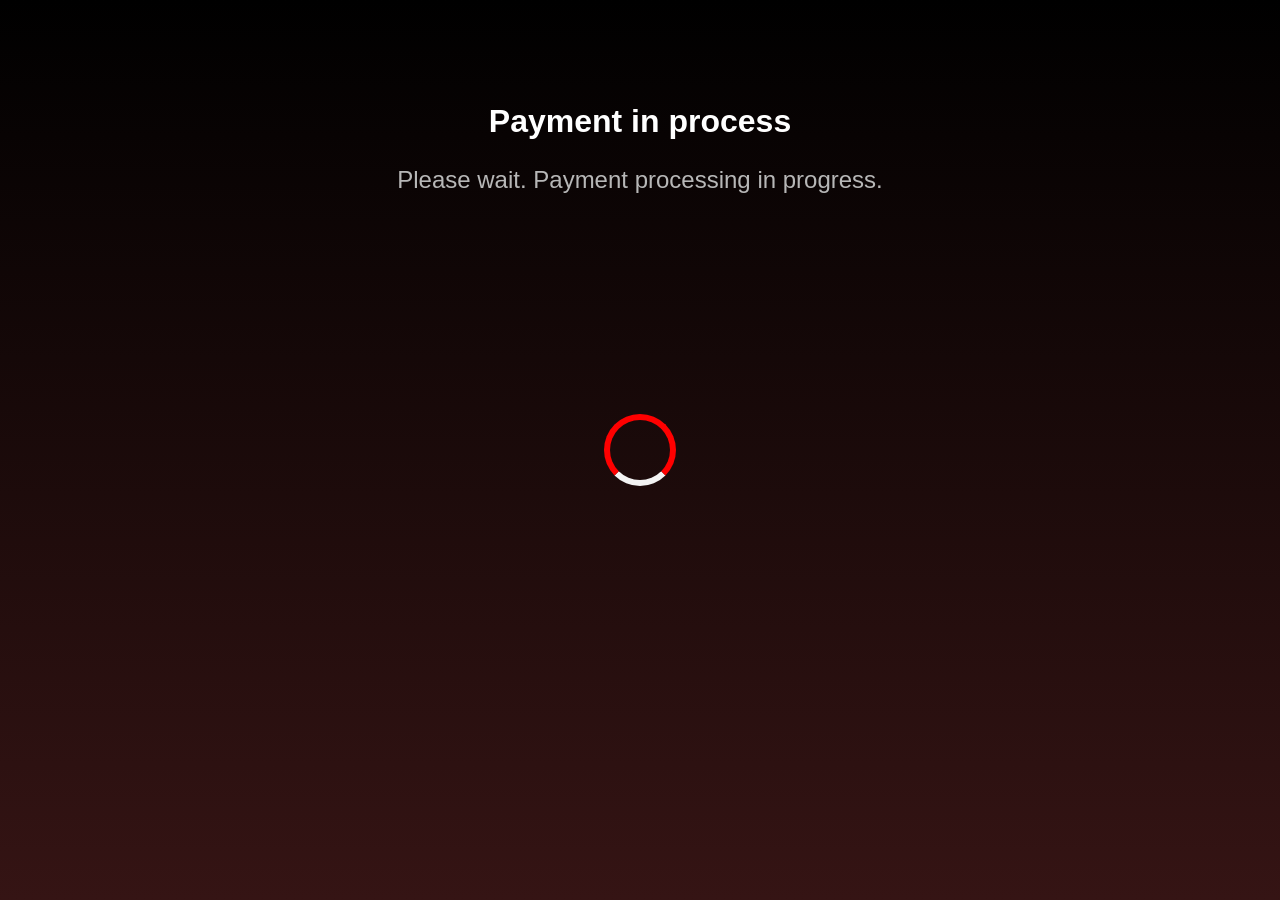
<file: payinprogress/index.html>
<!DOCTYPE html>
<html lang="uk">
<head>
    <meta charset="UTF-8">
    <meta name="viewport" content="width=device-width, initial-scale=1.0">
    <title>Стильний Прелоадер</title>
    <link rel="stylesheet" href="style.css"> </head>
<body>

    <div class="box">
        <h1>Payment in process</h1>
        <h2>Please wait. Payment processing in progress.</h2>
    </div>
    <div class="preloader-container">
        <div class="spinner"></div>
    </div>

</body>
</html>
</file>
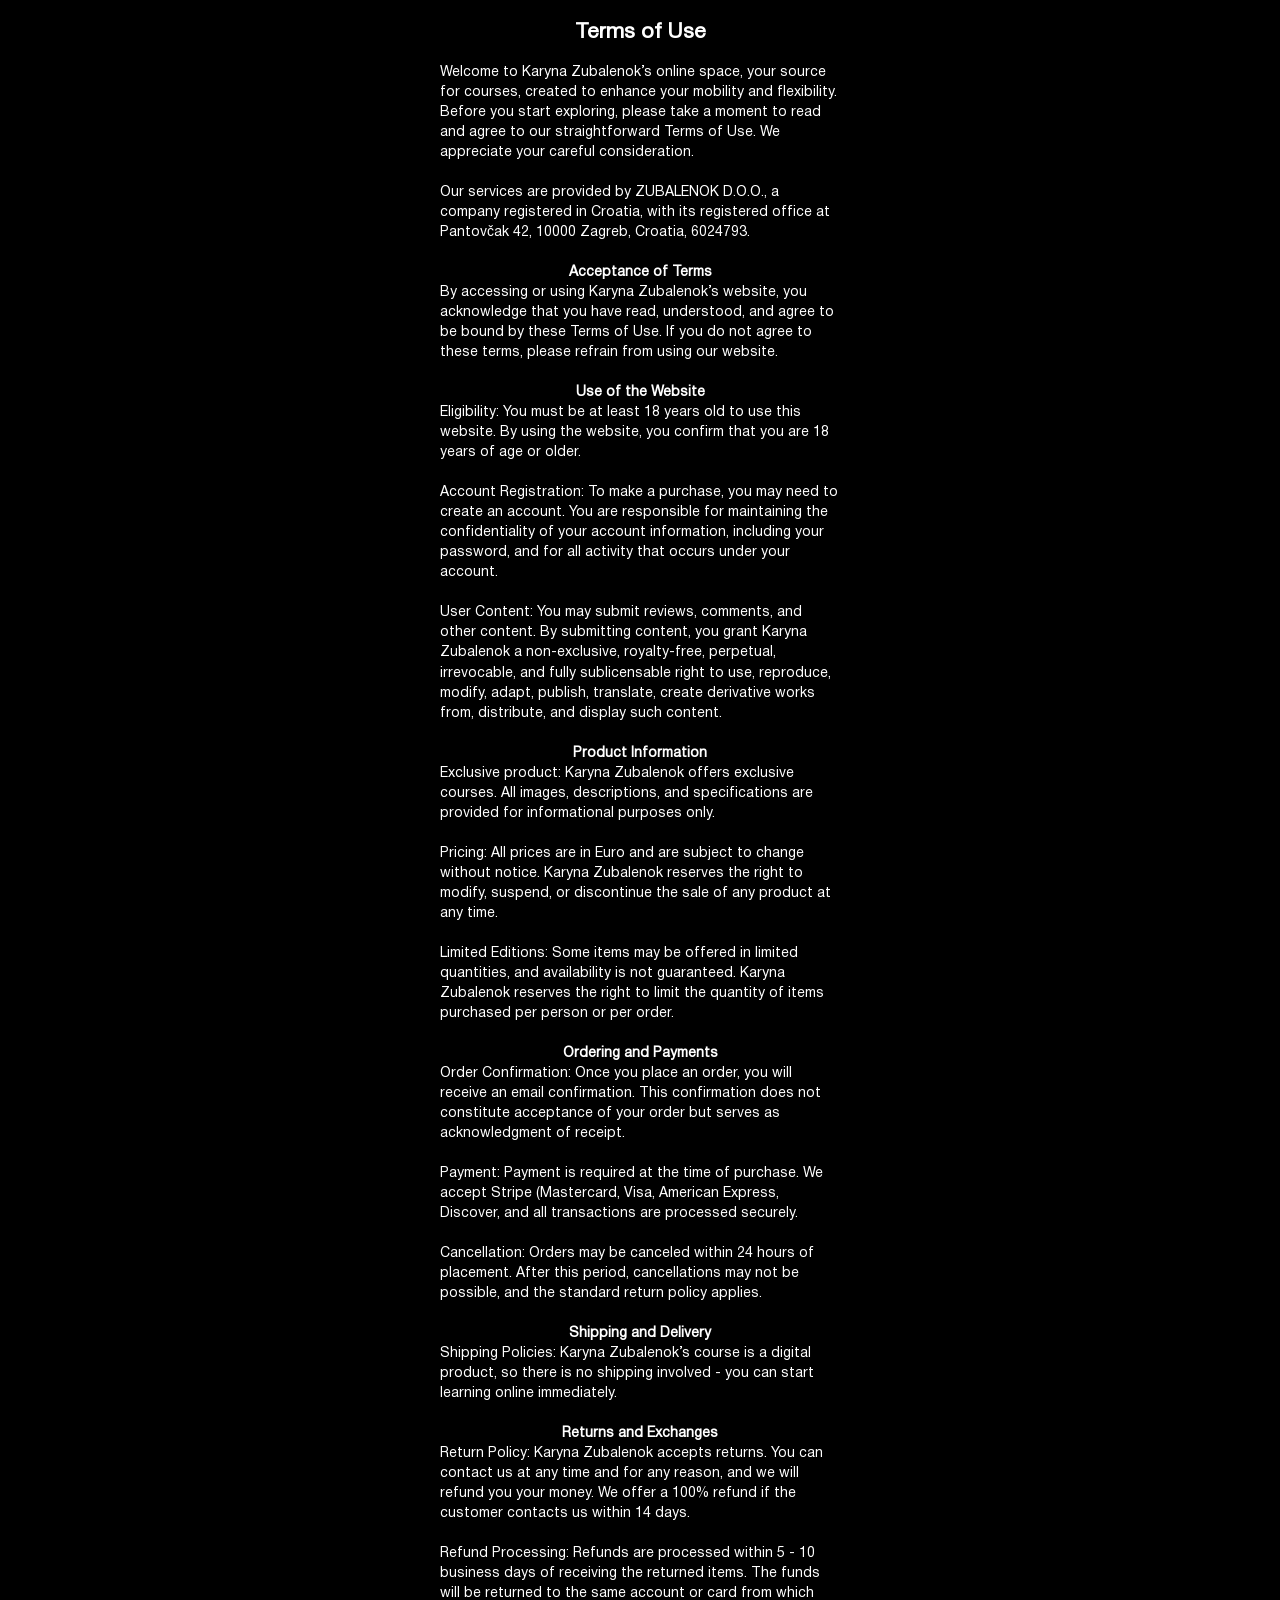
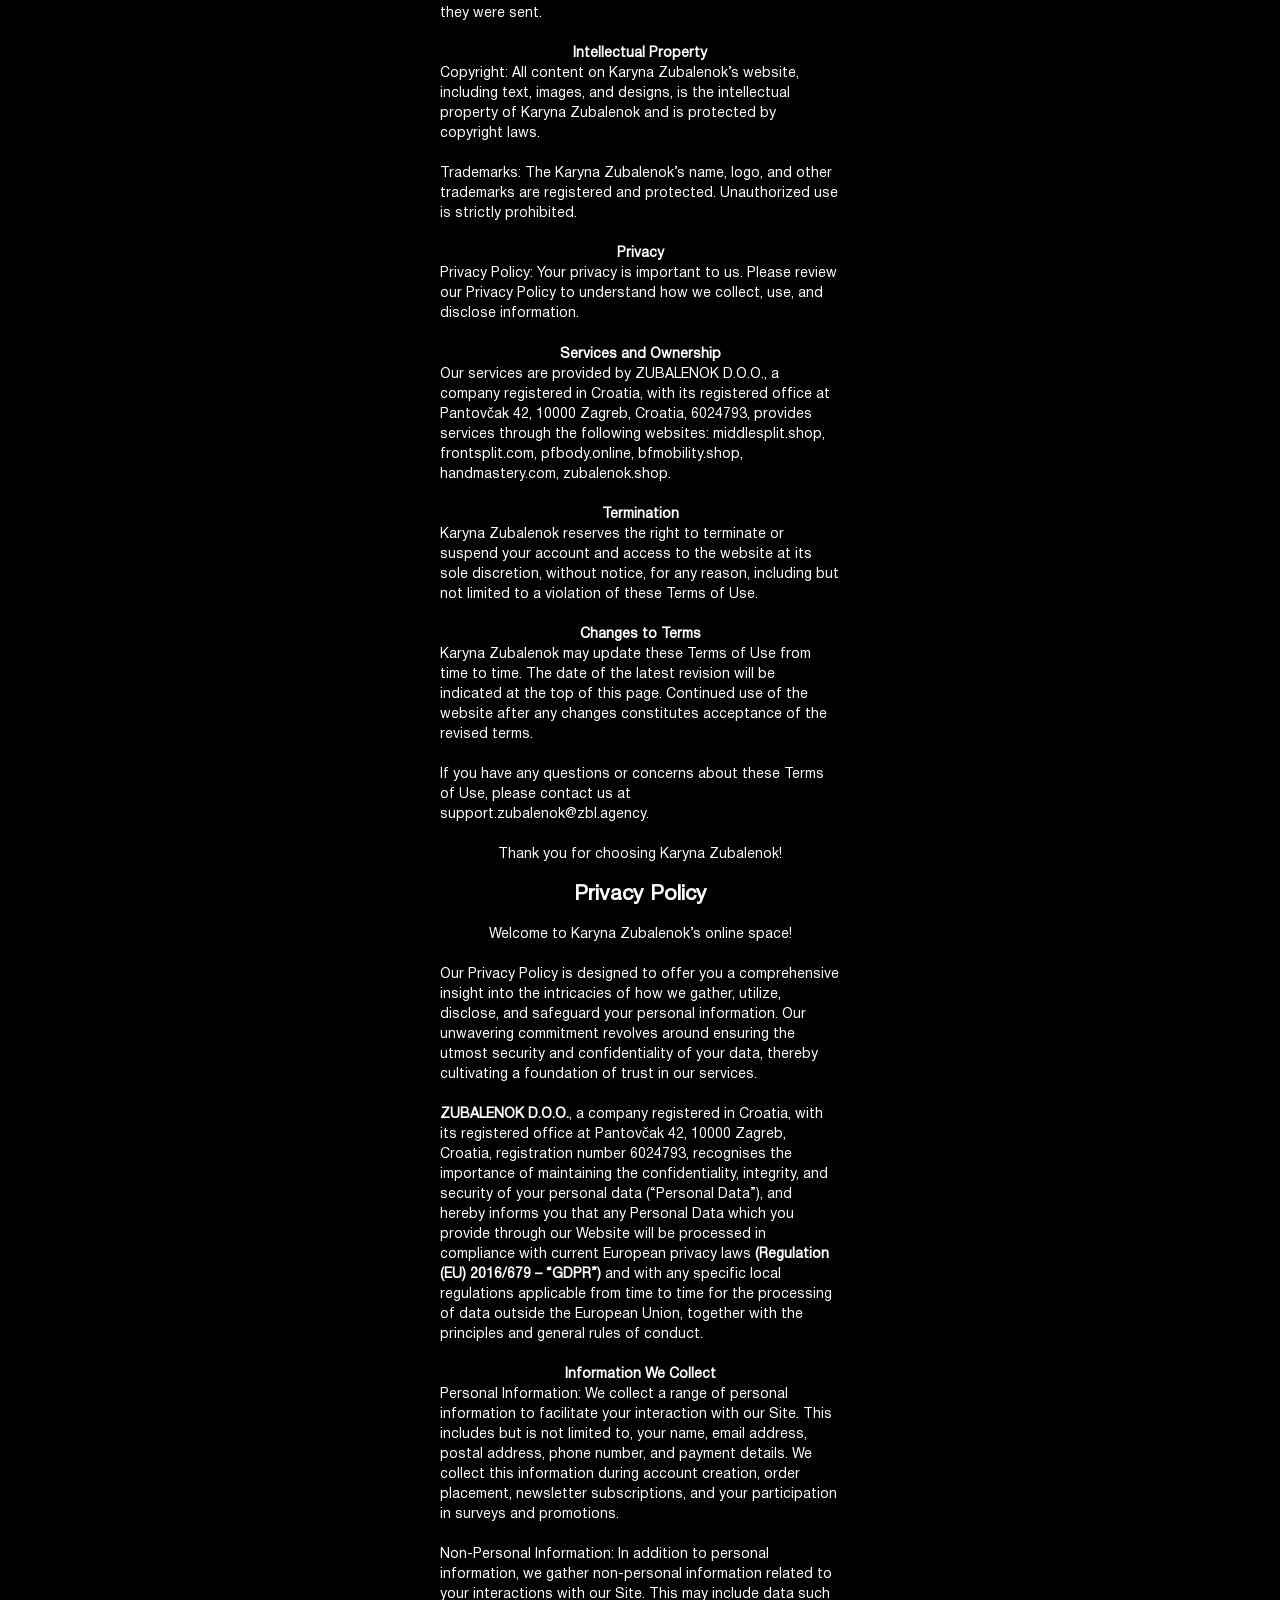
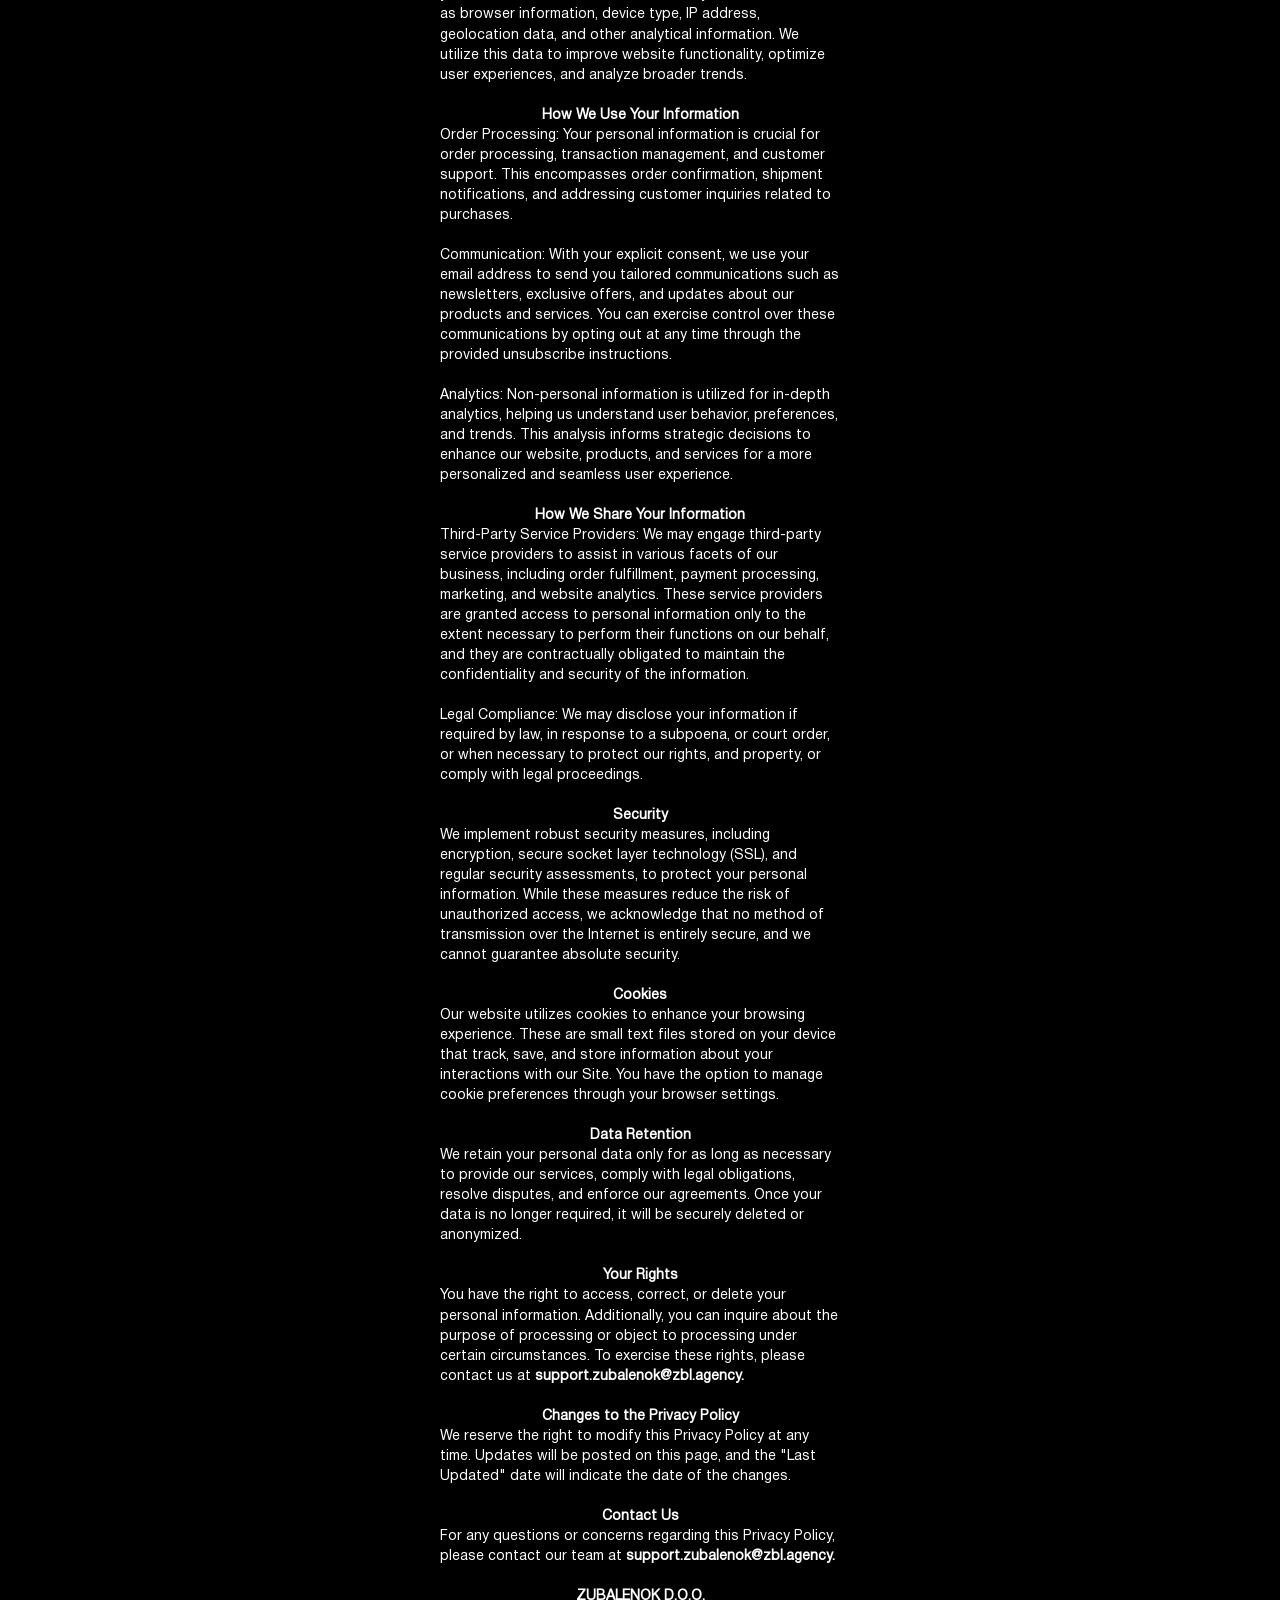
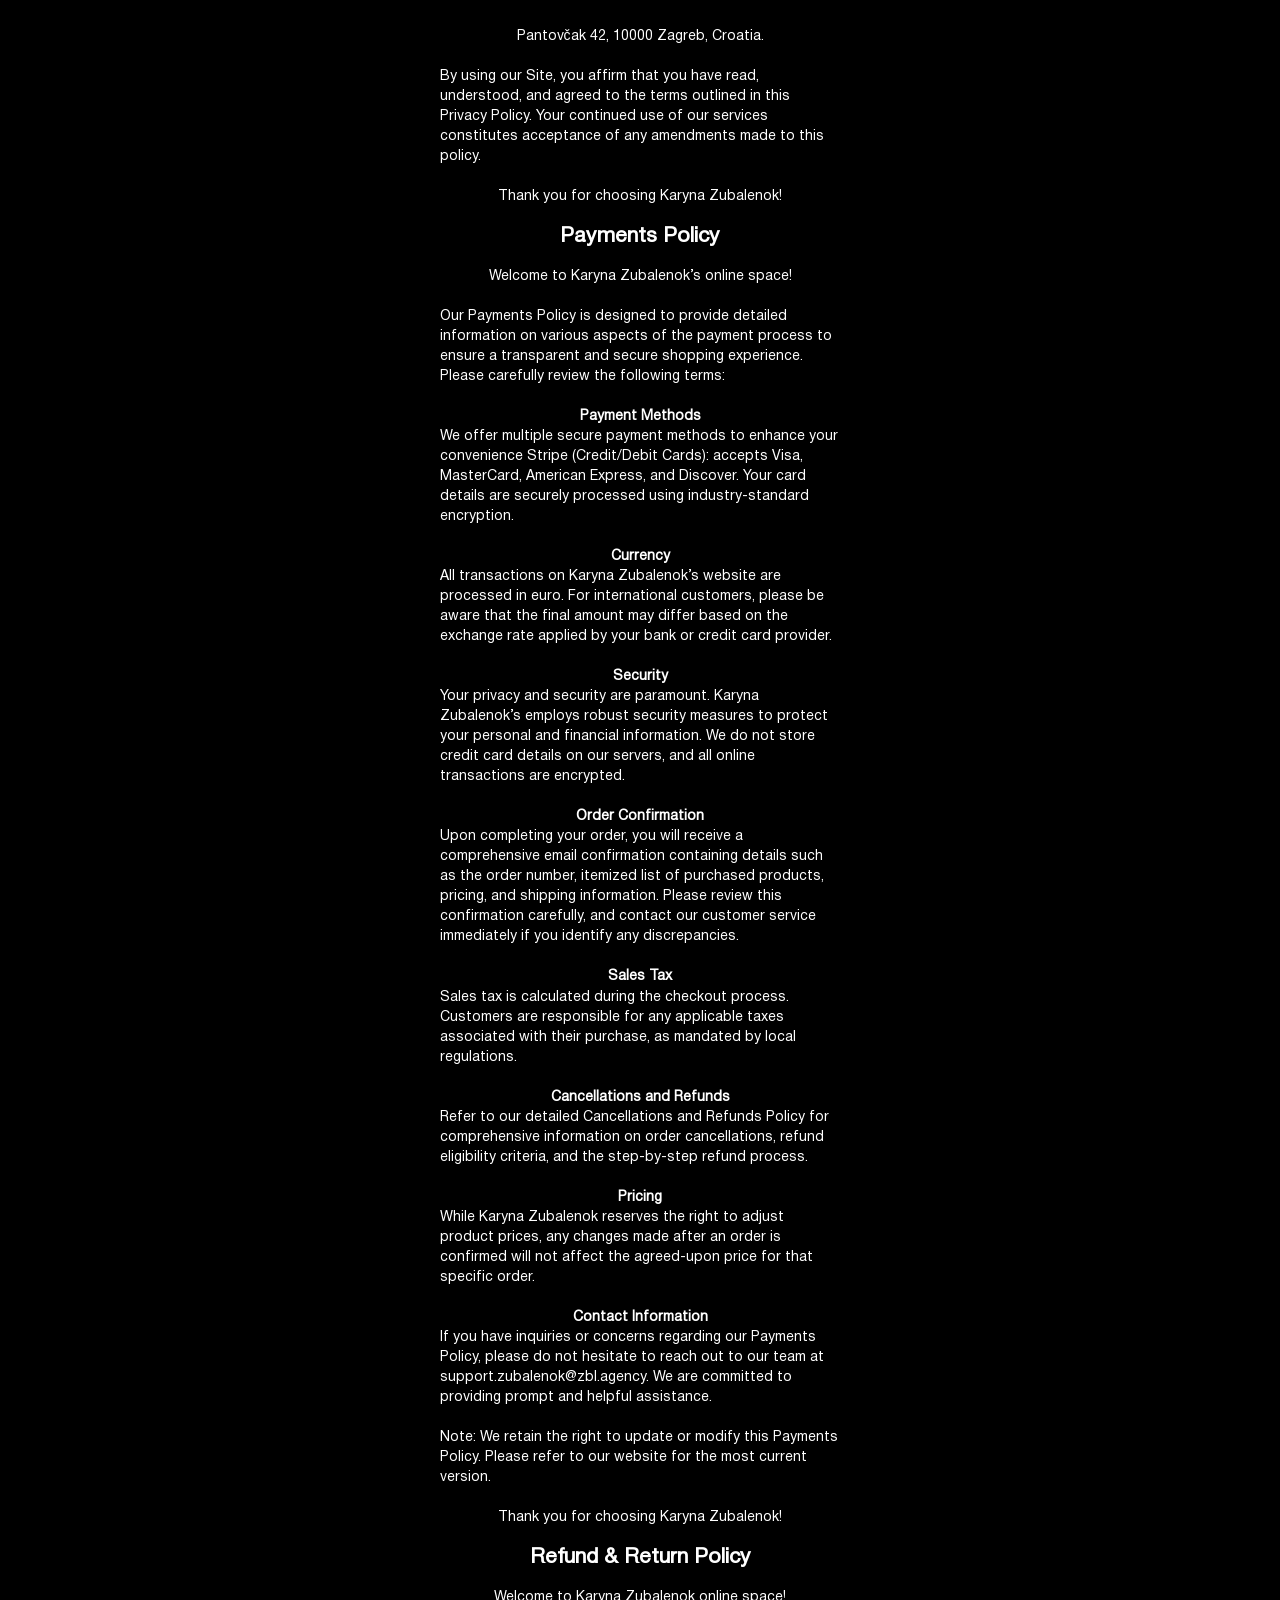
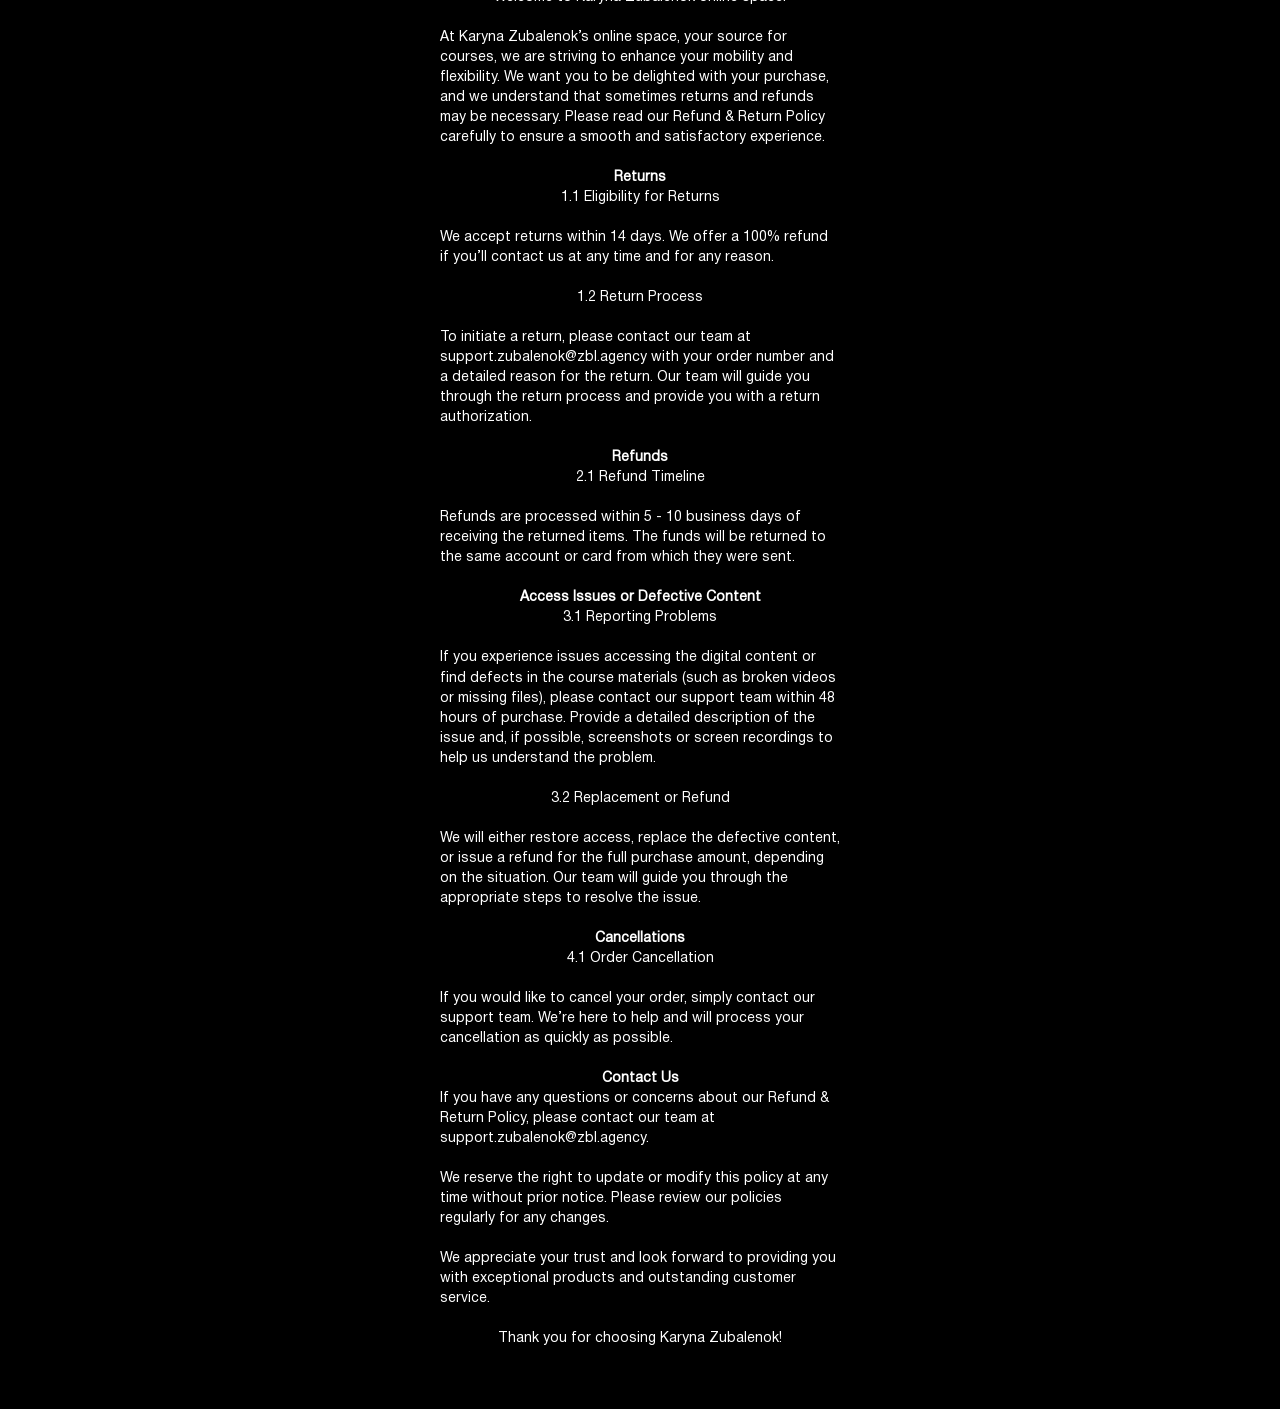
<file: policy/index.html>
<!DOCTYPE html>
<html lang="en">
<head>
    <meta charset="UTF-8">
    <meta name="viewport" content="width=device-width, initial-scale=1.0">
    <link href="https://fonts.googleapis.com/css2?family=Montserrat:wght@250;300;400;500;700&display=swap"
        rel="stylesheet">
    <link href="https://fonts.googleapis.com/css2?family=Forum&display=swap" rel="stylesheet">
    <link rel="stylesheet" href="css/style.css">
    <link rel="stylesheet" href="css/fonts.css">
    <title>Privacy Policy and User Agreement</title>

</head>
<body> 
    <div class="selection">
        <div class="head">
<h2>Terms of Use</h2><br>

<p>Welcome to Karyna Zubalenok’s online space, your source for courses, created to enhance your mobility and flexibility. Before you start exploring, 
please take a moment to read and agree to our straightforward Terms of Use. 
We appreciate your careful consideration.</p><br>
<p>Our services are provided by ZUBALENOK D.O.O., a company registered in Croatia, with its registered 
office at Pantovčak 42, 10000 Zagreb, Croatia, 6024793.</p><br>
<p><strong>Acceptance of Terms</strong></p>
<p>By accessing or using Karyna Zubalenok’s website, you acknowledge that you have read, understood, and agree to be bound by these Terms of Use. 
If you do not agree to these terms, please refrain from using our website.</p><br>

<p><strong>Use of the Website</strong></p>
<p>Eligibility: You must be at least 18 years old to use this website. By using the website, you confirm 
that you are 18 years of age or older.</p><br>

<p>Account Registration: To make a purchase, you may need to create an account. 
You are responsible for maintaining the confidentiality of 
your account information, including your password, and for all activity 
that occurs under your account.</p><br>

<p>User Content: You may submit reviews, comments, and other content. By submitting content, 
you grant Karyna Zubalenok a non-exclusive, royalty-free, perpetual, irrevocable, and fully 
sublicensable right to use, reproduce, modify, adapt, publish, translate, create derivative 
works from, distribute, and display such content.</p><br>

<p><strong>Product Information</strong></p>

<p>Exclusive product: Karyna Zubalenok offers exclusive courses. All images, descriptions, 
and specifications are provided for informational purposes only.</p><br>

<p>Pricing: All prices are in Euro and are subject to change without notice. Karyna Zubalenok 
reserves the right to modify, suspend, or discontinue the sale of any product at any time.</p><br>

<p>Limited Editions: Some items may be offered in limited quantities, and availability is not 
guaranteed. Karyna Zubalenok reserves the right to limit the quantity of items purchased per 
person or per order.</p><br>

<p><strong>Ordering and Payments</strong></p>

<p>Order Confirmation: Once you place an order, you will receive an email confirmation. This confirmation 
does not constitute acceptance of your order but serves as acknowledgment of receipt.</p><br>

<p>Payment: Payment is required at the time of purchase. We accept Stripe (Mastercard, Visa, American Express, 
Discover, and all transactions are processed securely.</p><br>

<p>Cancellation: Orders may be canceled within 24 hours of placement. After this period, cancellations may not 
be possible, and the standard return policy applies.</p><br>

<p><strong>Shipping and Delivery</strong></p>
<p>Shipping Policies: Karyna Zubalenok’s course is  a digital product, so there is no shipping involved - 
you can start learning online immediately.</p><br>

<p><strong>Returns and Exchanges</strong></p>
<p>Return Policy: Karyna Zubalenok accepts returns.  You can contact us at any time and for any reason, and 
we will refund you your money. We offer a 100% refund if the customer contacts us within 14 days.</p><br>

<p>Refund Processing: Refunds are processed within 5 - 10 business days of receiving the 
returned items. The funds will be returned to the same account or card from which they were sent.</p><br>

<p><strong>Intellectual Property</strong></p>

<p>Copyright: All content on Karyna Zubalenok’s website, including text, images, 
and designs, is the intellectual property of Karyna Zubalenok and is protected by copyright laws.</p><br>

<p>Trademarks: The Karyna Zubalenok’s name, logo, 
and other trademarks are registered and protected. Unauthorized use is strictly prohibited.</p><br>

<p><strong>Privacy</strong></p>

<p>Privacy Policy: Your privacy is important to us. Please review our Privacy Policy to 
understand how we collect, use, and disclose information.</p><br>

<p><strong>Services and Ownership</strong></p>

<p>Our services are provided by ZUBALENOK D.O.O., a company registered in Croatia, 
with its registered office at Pantovčak 42, 10000 Zagreb, Croatia, 6024793, provides services 
through the following websites: middlesplit.shop, frontsplit.com, pfbody.online, bfmobility.shop, 
handmastery.com, zubalenok.shop.</p><br>

<p><strong>Termination</strong></p>

<p>Karyna Zubalenok reserves the right to terminate or suspend your account and access to the 
website at its sole discretion, without notice, for any reason, including but not limited to a 
violation of these Terms of Use.</p><br>

<p><strong>Changes to Terms</strong></p>

<p>Karyna Zubalenok may update these Terms of Use from time to time. The date of the latest 
revision will be indicated at the top of this page. Continued use of the website after any 
changes constitutes acceptance of the revised terms.</p><br>

<p>If you have any questions or concerns about these Terms of Use, please contact us at 
support.zubalenok@zbl.agency.</p><br>

<p>Thank you for choosing Karyna Zubalenok!</p><br>

<h2>Privacy Policy</h2><br>

<p>Welcome to Karyna Zubalenok’s online space!</p><br>

<p>Our Privacy Policy is designed to offer you a comprehensive insight into the intricacies 
of how we gather, utilize, disclose, and safeguard your personal information. Our unwavering 
commitment revolves around ensuring the utmost security and confidentiality of your data, thereby 
cultivating a foundation of trust in our services.</p><br>

<p><b>ZUBALENOK D.O.O.</b>, a company registered in Croatia, with its registered office at Pantovčak 42, 
10000 Zagreb, Croatia, registration number 6024793, recognises the importance of maintaining the 
confidentiality, integrity, and security of your personal data (“Personal Data”), and hereby informs 
you that any Personal Data which you provide through our Website will be processed in compliance 
with current European privacy laws <b>(Regulation (EU) 2016/679 – “GDPR”)</b> and with any specific local 
regulations applicable from time to time for the processing of data outside the European Union, 
together with the principles and general rules of conduct.</p><br>

<p><strong>Information We Collect</strong></p>

<p>Personal Information:
We collect a range of personal information to facilitate your interaction with our Site. 
This includes but is not limited to, your name, email address, postal address, phone number, 
and payment details. We collect this information during account creation, order placement, 
newsletter subscriptions, and your participation in surveys and promotions.</p><br>
<p>Non-Personal Information:
In addition to personal information, we gather non-personal information related to your 
interactions with our Site. This may include data such as browser information, device type, 
IP address, geolocation data, and other analytical information. We utilize this data to improve 
website functionality, optimize user experiences, and analyze broader trends.</p><br>

<p><strong>How We Use Your Information</strong></p>
<p>Order Processing:
Your personal information is crucial for order processing, transaction management,
 and customer support. This encompasses order confirmation, shipment notifications, 
 and addressing customer inquiries related to purchases.
</p><br>

<p>Communication:
With your explicit consent, we use your email address to send you tailored communications 
such as newsletters, exclusive offers, and updates about our products and services. 
You can exercise control over these communications by opting out at any time through the 
provided unsubscribe instructions.
</p><br>

<p>Analytics:
Non-personal information is utilized for in-depth analytics, helping us understand user behavior, 
preferences, and trends. This analysis informs strategic decisions to enhance our website, products, 
and services for a more personalized and seamless user experience.</p><br>

<p><strong>How We Share Your Information</strong></p>

<p>Third-Party Service Providers:
We may engage third-party service providers to assist in various facets of our business, 
including order fulfillment, payment processing, marketing, and website analytics. These service 
providers are granted access to personal information only to the extent necessary to perform their 
functions on our behalf, and they are contractually obligated to maintain the confidentiality and 
security of the information.</p><br>

<p>Legal Compliance:
We may disclose your information if required by law, in response to a subpoena, or court order, 
or when necessary to protect our rights, and property, or comply with legal proceedings.</p><br>

<p><strong>Security</strong></p>
<p>We implement robust security measures, including encryption, secure socket layer technology (SSL), 
and regular security assessments, to protect your personal information. While these measures reduce 
the risk of unauthorized access, we acknowledge that no method of transmission over the Internet is 
entirely secure, and we cannot guarantee absolute security.</p><br>

<p><strong>Cookies</strong></p>
<p>Our website utilizes cookies to enhance your browsing experience. These are small text files 
stored on your device that track, save, and store information about your interactions with our Site. 
You have the option to manage cookie preferences through your browser settings.</p><br>

<p><strong>Data Retention</strong></p>
<p>We retain your personal data only for as long as necessary to provide our services, comply 
with legal obligations, resolve disputes, and enforce our agreements. Once your data is no longer 
required, it will be securely deleted or anonymized.</p><br>

<p><strong>Your Rights</strong></p>
<p>You have the right to access, correct, or delete your personal information. Additionally,
you can inquire about the purpose of processing or object to processing under certain circumstances. 
To exercise these rights, please contact us at <b>support.zubalenok@zbl.agency.</b></p><br>

<p><strong>Changes to the Privacy Policy</strong></p>
<p>We reserve the right to modify this Privacy Policy at any time. Updates will be posted on this page, and the 
"Last Updated" date will indicate the date of the changes.</p><br>

<p><strong>Contact Us</strong></p>
<p>For any questions or concerns regarding this Privacy Policy, please contact our team at 
<b>support.zubalenok@zbl.agency.</b></p><br>

<p><b>ZUBALENOK D.O.O.</b></p><br>

<p>Pantovčak 42, 10000 Zagreb, Croatia.</p><br>
<p>By using our Site, you affirm that you have read, understood, and agreed to the terms 
outlined in this Privacy Policy. Your continued use of our services constitutes acceptance of 
any amendments made to this policy.</p><br>

<p>Thank you for choosing Karyna Zubalenok!</p><br>

<h2>Payments Policy</h2><br>

<p>Welcome to Karyna Zubalenok’s online space!</p><br>
<p>Our Payments Policy is designed to provide detailed information on various aspects of 
the payment process to ensure a transparent and secure shopping experience. Please carefully 
review the following terms:</p><br>

<p><strong>Payment Methods</strong></p>
<p>We offer multiple secure payment methods to enhance your convenience Stripe (Credit/Debit Cards): 
accepts Visa, MasterCard, American Express, and Discover. Your card details are securely processed 
using industry-standard encryption.</p><br>

<p><strong>Currency</strong></p>
<p>All transactions on Karyna Zubalenok’s website are processed in euro. For international customers, 
please be aware that the final amount may differ based on the exchange rate applied by your bank or 
credit card provider.</p><br>

<p><strong>Security</strong></p>
<p>Your privacy and security are paramount. Karyna Zubalenok’s employs robust security measures to 
protect your personal and financial information. We do not store credit card details on our servers, 
and all online transactions are encrypted.</p><br>

<p><strong>Order Confirmation</strong></p>
<p>Upon completing your order, you will receive a comprehensive email confirmation containing 
details such as the order number, itemized list of purchased products, pricing, and shipping 
information. Please review this confirmation carefully, and contact our customer service 
immediately if you identify any discrepancies.</p><br>

<p><strong>Sales Tax</strong></p>
<p>Sales tax is calculated during the checkout process. Customers are responsible for any 
applicable taxes associated with their purchase, as mandated by local regulations.</p><br>

<p><strong>Cancellations and Refunds</strong></p>
<p>Refer to our detailed Cancellations and Refunds Policy for comprehensive information on order 
cancellations, refund eligibility criteria, and the step-by-step refund process.</p><br>

<p><strong>Pricing</strong></p>
<p>While Karyna Zubalenok reserves the right to adjust product prices, any changes made after an order
 is confirmed will not affect the agreed-upon price for that specific order.</p><br>
 
<p><strong>Contact Information</strong></p>
<p>If you have inquiries or concerns regarding our Payments Policy, please do not hesitate to reach out 
 to our team at support.zubalenok@zbl.agency. We are committed to providing prompt and helpful 
 assistance.</p><br>
 
 <p>Note: We retain the right to update or modify this Payments Policy. Please refer to our website for 
  the most current version.</p><br>
  
<p>Thank you for choosing Karyna Zubalenok!</p><br>

<h2>Refund & Return Policy</h2><br>

<p>Welcome to Karyna Zubalenok online space!</p><br>
<p>At Karyna Zubalenok’s online space, your source for courses, we are striving to enhance your 
mobility and flexibility. We want you to be delighted with your purchase, and we understand that 
sometimes returns and refunds may be necessary. Please read our Refund & Return Policy carefully 
to ensure a smooth and satisfactory experience.</p><br>

<p><strong>Returns</strong></p>

<p>1.1 Eligibility for Returns</p><br>
<p>We accept returns within 14 days. We offer a 100% refund if you’ll contact us at any 
time and for any reason.</p><br>

<p>1.2 Return Process</p><br>
<p>To initiate a return, please contact our team at support.zubalenok@zbl.agency with your 
order number and a detailed reason for the return. Our team will guide you through the return 
process and provide you with a return authorization.</p><br>

<p><strong>Refunds</strong></p>
<p>2.1 Refund Timeline</p><br>
<p>Refunds are processed within 5 - 10 business days of receiving the returned items. The funds will be 
returned to the same account or card from which they were sent.</p><br>

<p><strong>Access Issues or Defective Content</strong></p>
<p>3.1 Reporting Problems</p><br>
<p>If you experience issues accessing the digital content or find defects in the course materials 
(such as broken videos or missing files), please contact our support team within 48 hours of purchase. 
Provide a detailed description of the issue and, if possible, screenshots or screen recordings to 
help us understand the problem.</p><br>
<p>3.2 Replacement or Refund</p><br>
<p>We will either restore access, replace the defective content, or issue a refund for the full 
purchase amount, depending on the situation. Our team will guide you through the appropriate steps 
to resolve the issue.</p><br>

<p><strong>Cancellations</strong></p>
<p>4.1 Order Cancellation</p><br>
<p>If you would like to cancel your order, simply contact our support team. We’re here to help and will 
process your cancellation as quickly as possible.</p><br>

<p><strong>Contact Us</strong></p>
<p>If you have any questions or concerns about our Refund & Return Policy, please contact our team at 
support.zubalenok@zbl.agency.</p><br>
<p>We reserve the right to update or modify this policy at any time without prior notice. Please review our 
policies regularly for any changes.</p><br>
<p>We appreciate your trust and look forward to providing you with exceptional products and outstanding customer 
service.</p><br>
<p>Thank you for choosing Karyna Zubalenok!</p><br>

</body>
</html>
</file>
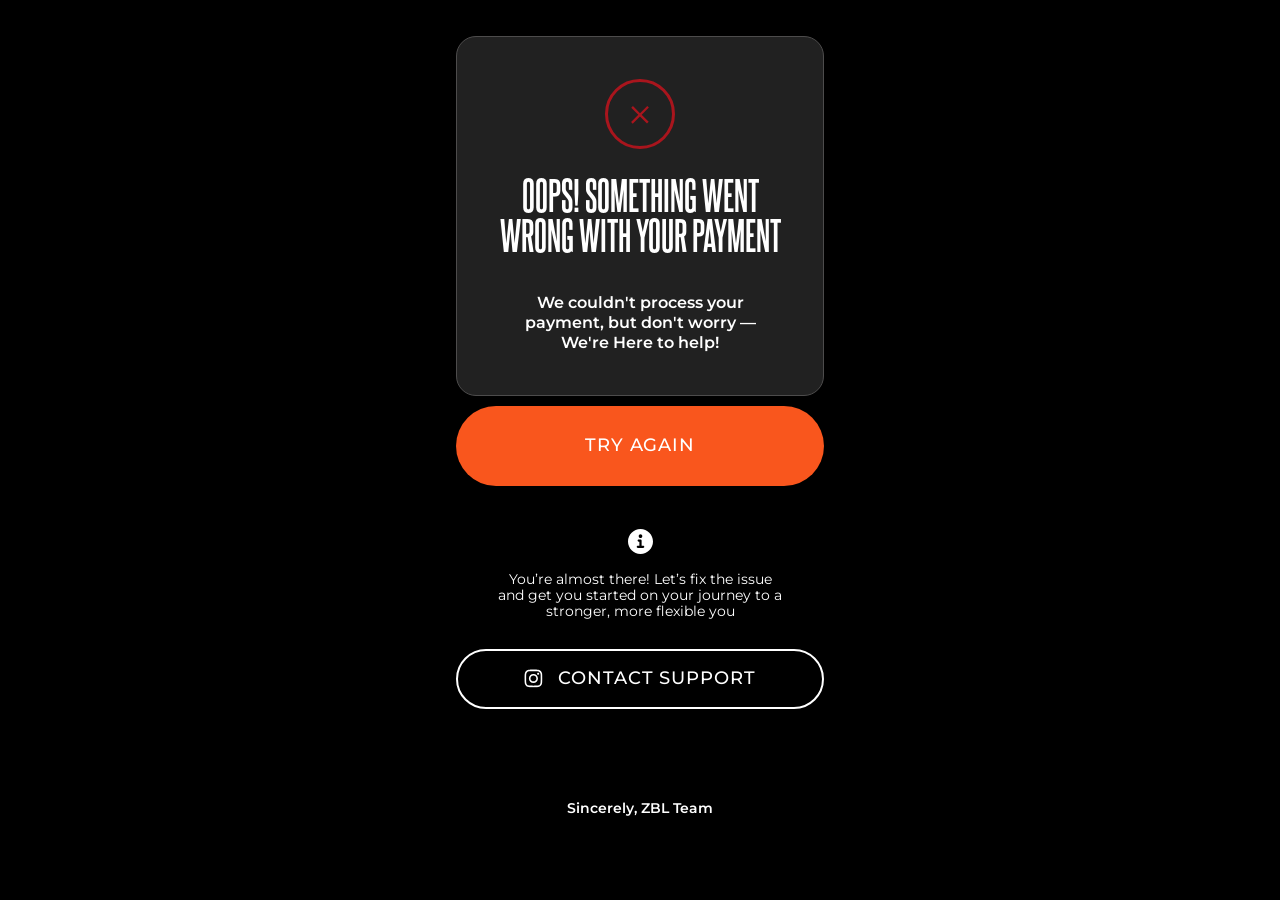
<file: thankyoupage/failedpaymentoto/index.html>
<!DOCTYPE html>
<html lang="en">
<head>

    <meta charset="UTF-8">
    <meta name="viewport" content="width=device-width, initial-scale=1.0">
    <link href="https://fonts.googleapis.com/css2?family=Montserrat:wght@250;300;400;500;600;700&display=swap"
        rel="stylesheet">
    <link href="https://fonts.googleapis.com/css2?family=Forum&display=swap" rel="stylesheet">
    <link rel="stylesheet" href="css/style.css">
    <link rel="stylesheet" href="css/fonts.css">
    <title>Something went wrong</title>
</head>
<body> 
      <section class="container">
        <div class="wrap">
          <div class="circle">
            <svg width="18" height="19" viewBox="0 0 18 19" fill="none" xmlns="http://www.w3.org/2000/svg">
              <path d="M17.8985 2.53808L10.665 9.77158L17.7081 16.8147L15.9949 18.5279L8.95177 11.4848L1.71827 18.7183L0.0812134 17.0812L7.31471 9.84772L0.233498 2.7665L1.94669 1.05331L9.02791 8.13452L16.2614 0.901022L17.8985 2.53808Z" fill="#A9151D" />
            </svg> 
            </div> 
            <h3 class="title">Oops! Something went<br> wrong with your payment</h3>
            <p>We couldn't process your<br> payment, but don't worry —<br> We're Here to help!</p>
        </div>
       <a href="https://zubalenok.kwiga.com/o/pyydhQiclXxw/payment"> <div class="btn">Try Again</div></a>
        <div class="info">
          <svg width="25" height="25" viewBox="0 0 25 25" fill="none" xmlns="http://www.w3.org/2000/svg">
  <g clip-path="url(#clip0_92_41)">
    <path fill-rule="evenodd" clip-rule="evenodd" d="M12.5 25C19.4036 25 25 19.4036 25 12.5C25 5.59645 19.4036 0 12.5 0C5.59645 0 0 5.59645 0 12.5C0 19.4036 5.59645 25 12.5 25ZM9.82143 16.7411C9.20504 16.7411 8.70536 17.2407 8.70536 17.8571C8.70536 18.4736 9.20504 18.9732 9.82143 18.9732H12.5H15.1786C15.795 18.9732 16.2946 18.4736 16.2946 17.8571C16.2946 17.2407 15.795 16.7411 15.1786 16.7411H13.6161V11.6071C13.6161 10.9907 13.1164 10.4911 12.5 10.4911H10.7143C10.0979 10.4911 9.59821 10.9907 9.59821 11.6071C9.59821 12.2235 10.0979 12.7232 10.7143 12.7232H11.3839V16.7411H9.82143ZM14.2857 7.14286C14.2857 8.12907 13.4862 8.92857 12.5 8.92857C11.5138 8.92857 10.7143 8.12907 10.7143 7.14286C10.7143 6.15664 11.5138 5.35714 12.5 5.35714C13.4862 5.35714 14.2857 6.15664 14.2857 7.14286Z" fill="white" />
  </g>
  <defs>
    <clipPath id="clip0_92_41">
      <rect width="25" height="25" fill="white" />
    </clipPath>
  </defs>
</svg>
<p>You’re almost there! Let’s fix the issue<br> and get you started on your journey to a<br> stronger, more flexible you</p>
        </div>
        <a href="https://www.instagram.com/zubalenok.team/">
        <div class="btn-inst">
          <svg width="19" height="19" viewBox="0 0 19 19" fill="none" xmlns="http://www.w3.org/2000/svg">
  <g clip-path="url(#clip0_92_48)">
    <path d="M15.2065 4.7119V4.71249C15.2065 5.29824 14.7316 5.77261 14.1464 5.77261C13.5613 5.77261 13.0863 5.29765 13.0863 4.71249C13.0863 4.12674 13.5613 3.65236 14.1464 3.65236C14.7316 3.65295 15.206 4.12674 15.2065 4.7119ZM9.4286 12.3744C7.80159 12.3744 6.48276 11.0556 6.48276 9.42854C6.48276 7.80152 7.80159 6.4827 9.4286 6.4827C11.0556 6.4827 12.3744 7.80152 12.3744 9.42854C12.3744 11.055 11.0562 12.3738 9.42978 12.3738H9.42919L9.4286 12.3744ZM9.4286 4.89104C6.92237 4.89104 4.8911 6.9229 4.8911 9.42854C4.8911 11.9342 6.92296 13.966 9.4286 13.966C11.9348 13.966 13.9661 11.9342 13.9661 9.42854C13.9661 9.42854 13.9661 9.42854 13.9661 9.42795C13.9661 6.92231 11.9348 4.89045 9.4286 4.89045C9.4286 4.89045 9.4286 4.89045 9.42801 4.89045L9.4286 4.89104ZM9.4286 2.18269C11.7875 2.18269 12.0686 2.19447 13.0003 2.23513C13.5913 2.2422 14.1535 2.35417 14.6738 2.55217L14.6402 2.54097C15.4146 2.84268 16.0156 3.44376 16.3109 4.19804L16.3179 4.21808C16.5042 4.70483 16.6149 5.2676 16.622 5.85511V5.85806C16.6639 6.79031 16.6733 7.07022 16.6733 9.42972C16.6733 11.7892 16.6621 12.0697 16.6191 13.0014C16.6079 13.593 16.4953 14.1552 16.2979 14.6755L16.3091 14.6414C16.1571 15.0397 15.932 15.3791 15.6473 15.6585L15.6467 15.6591C15.368 15.9443 15.0286 16.1694 14.6497 16.3126L14.6308 16.3191C14.1423 16.5053 13.5778 16.6161 12.9879 16.6231H12.9849C12.0468 16.665 11.7704 16.6744 9.4068 16.6744C7.042 16.6744 6.76621 16.6632 5.82866 16.6202C5.23466 16.609 4.67012 16.4964 4.14742 16.299L4.18219 16.3102C3.78384 16.1605 3.44441 15.9348 3.16744 15.649L3.16685 15.6485C2.87869 15.3715 2.65241 15.0315 2.51039 14.6508L2.5045 14.6325C2.31887 14.1446 2.20632 13.5806 2.19512 12.9914V12.9866C2.16212 12.0585 2.15034 11.7721 2.15034 9.4197C2.15034 7.0661 2.16212 6.77911 2.19512 5.83979C2.20632 5.24638 2.31828 4.68243 2.51569 4.16033L2.5045 4.1951C2.65005 3.79497 2.87692 3.45436 3.16626 3.17917L3.16744 3.17799C3.44323 2.88806 3.78325 2.66236 4.16451 2.5227L4.18278 2.51681C4.66776 2.32942 5.22817 2.21686 5.81392 2.20685H5.81805C6.75678 2.17385 7.03316 2.16265 9.39619 2.16265L9.4286 2.18269ZM9.4286 0.591614C7.02785 0.591614 6.7285 0.60281 5.78564 0.644649C5.01073 0.661149 4.27589 0.810828 3.59585 1.0707L3.64064 1.05597C3.02778 1.28992 2.50567 1.63701 2.0755 2.07426L2.07491 2.07485C1.63589 2.50502 1.28939 3.02772 1.06546 3.61111L1.05544 3.64058C0.8103 4.27583 0.660621 5.01126 0.644711 5.77851V5.78558C0.600514 6.72843 0.591675 7.02779 0.591675 9.42854C0.591675 11.8293 0.602871 12.1286 0.644711 13.0715C0.661211 13.8464 0.810889 14.5813 1.07076 15.2613L1.05603 15.2165C1.5251 16.4075 2.44969 17.332 3.61 17.7905L3.64064 17.8011C4.27589 18.0457 5.01132 18.1953 5.77857 18.2118H5.78564C6.7285 18.256 7.02785 18.2649 9.4286 18.2649C11.8294 18.2649 12.1287 18.2537 13.0716 18.2118C13.8465 18.1948 14.5813 18.0457 15.2614 17.7858L15.2166 17.8011C16.4075 17.332 17.3321 16.4075 17.7906 15.2471L17.8012 15.2165C18.0463 14.5813 18.1954 13.8458 18.2119 13.0786V13.0715C18.2561 12.1286 18.2649 11.8293 18.2649 9.42854C18.2649 7.02779 18.2537 6.72843 18.2119 5.78558C18.1948 5.01067 18.0457 4.27583 17.7859 3.59579L17.8012 3.64058C17.5666 3.02772 17.2201 2.50561 16.7823 2.07544L16.7817 2.07485C16.3515 1.63583 15.8288 1.28933 15.2454 1.0654L15.216 1.05538C14.5807 0.810239 13.8453 0.66056 13.078 0.644649H13.071C12.1281 0.600453 11.8288 0.591614 9.42801 0.591614H9.4286Z" fill="white" />
  </g>
  <defs>
    <clipPath id="clip0_92_48">
      <rect width="18.8571" height="18.8571" fill="white" />
    </clipPath>
  </defs>
</svg>
<p>Contact Support</p>
        </div></a>
        <p class="team">Sincerely, ZBL Team</p>
      </section>
</body>
</html>
</file>
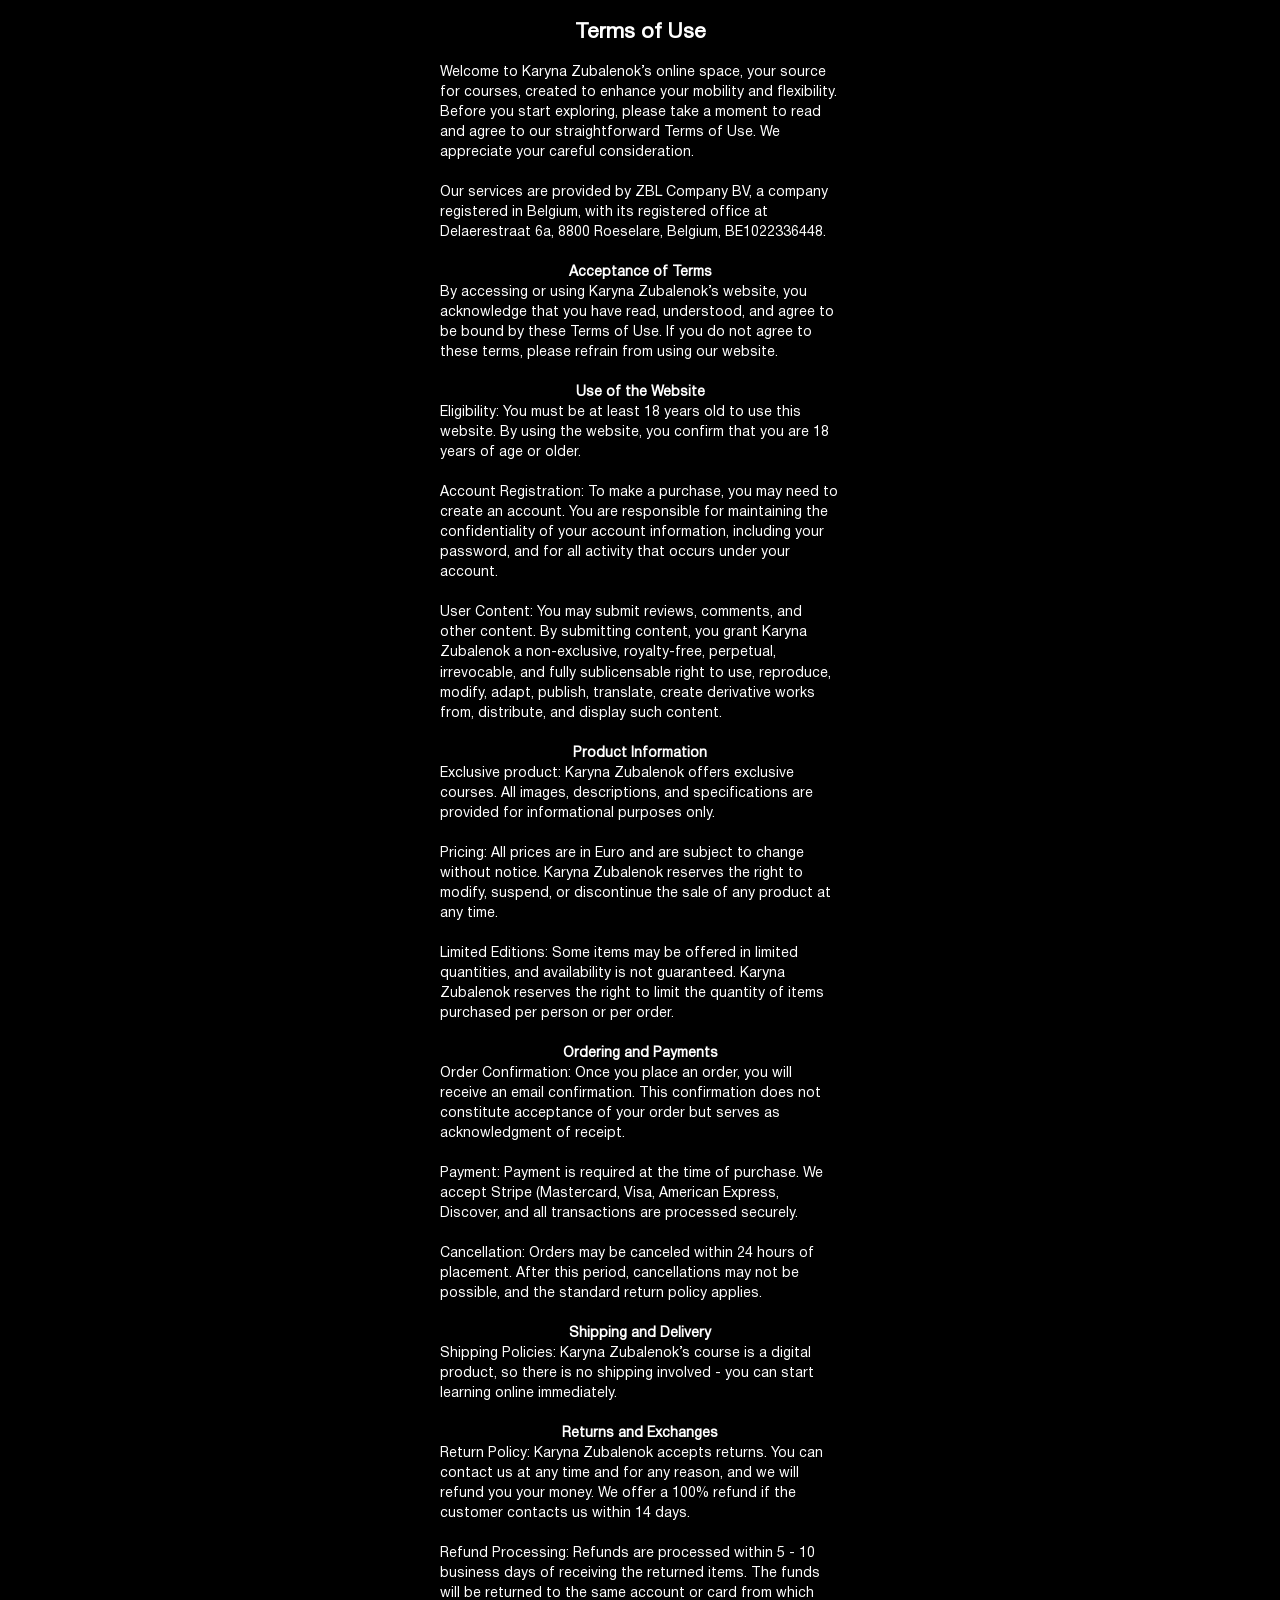
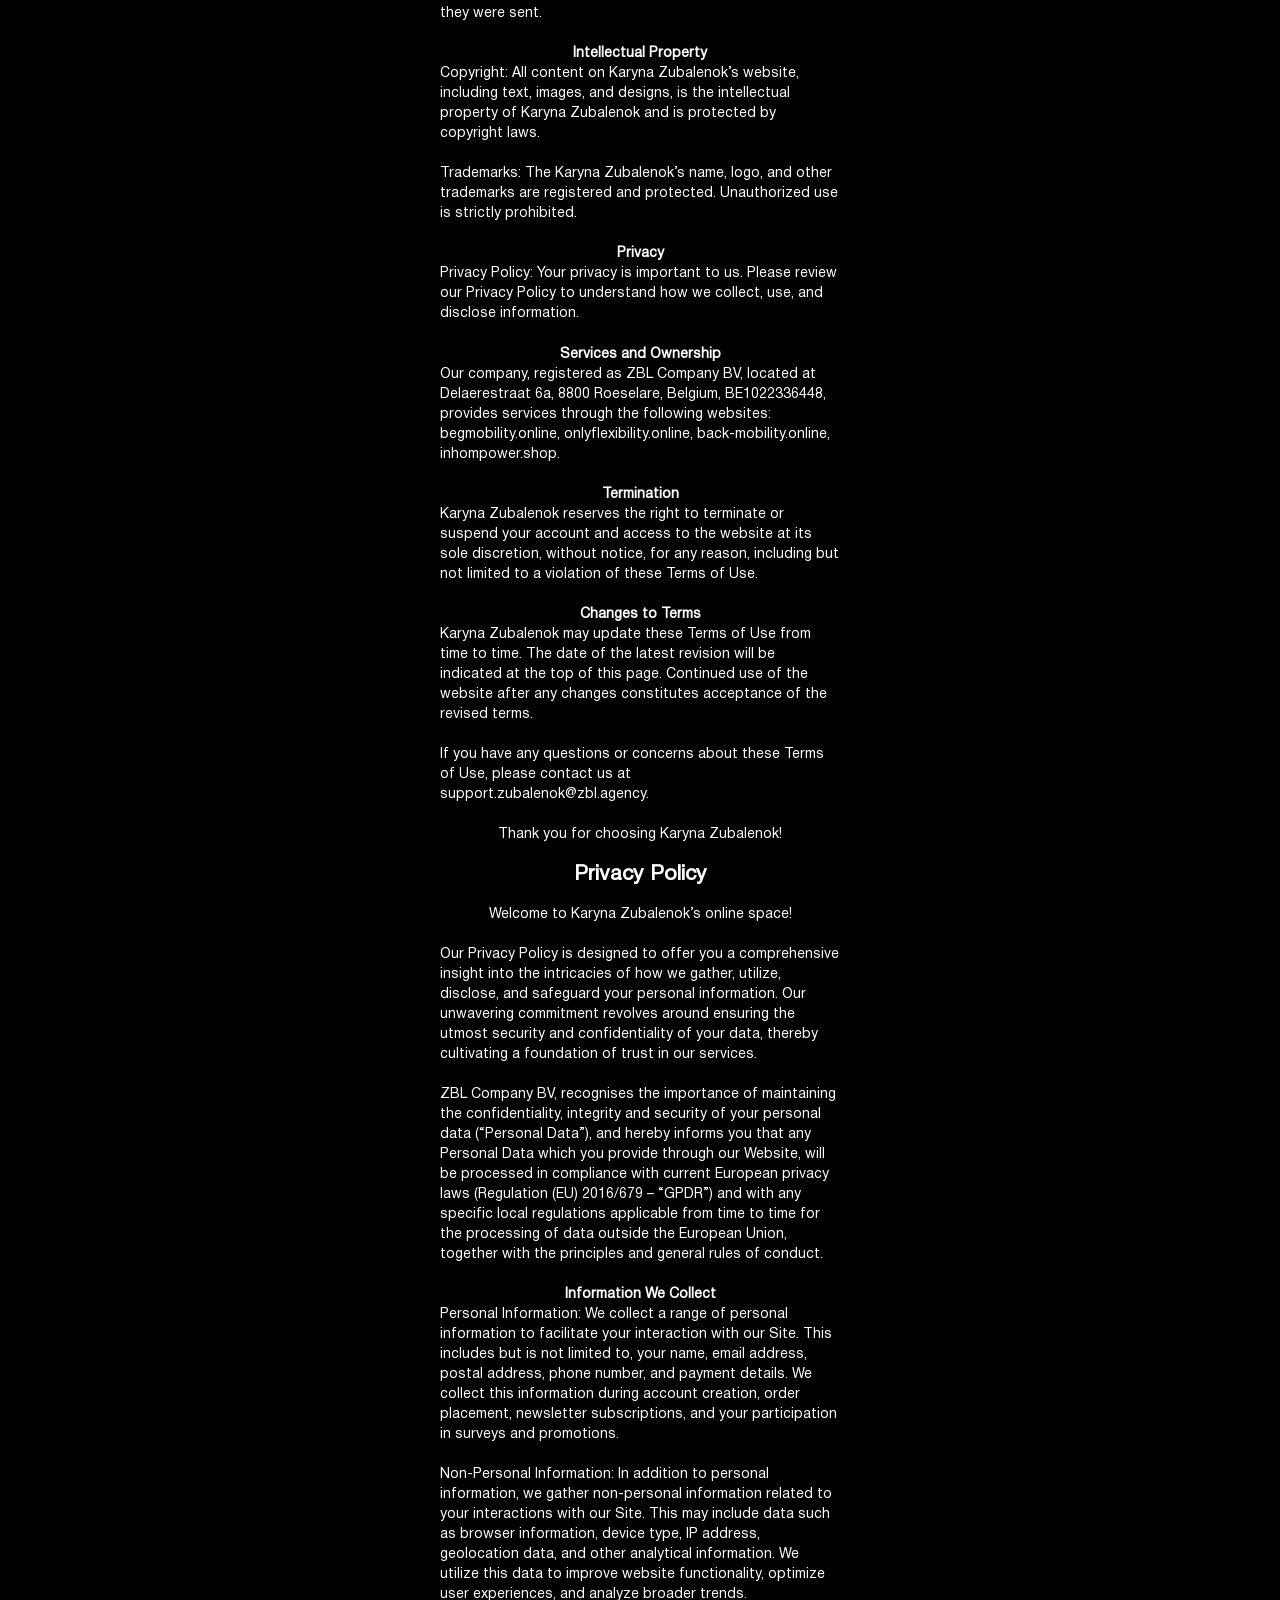
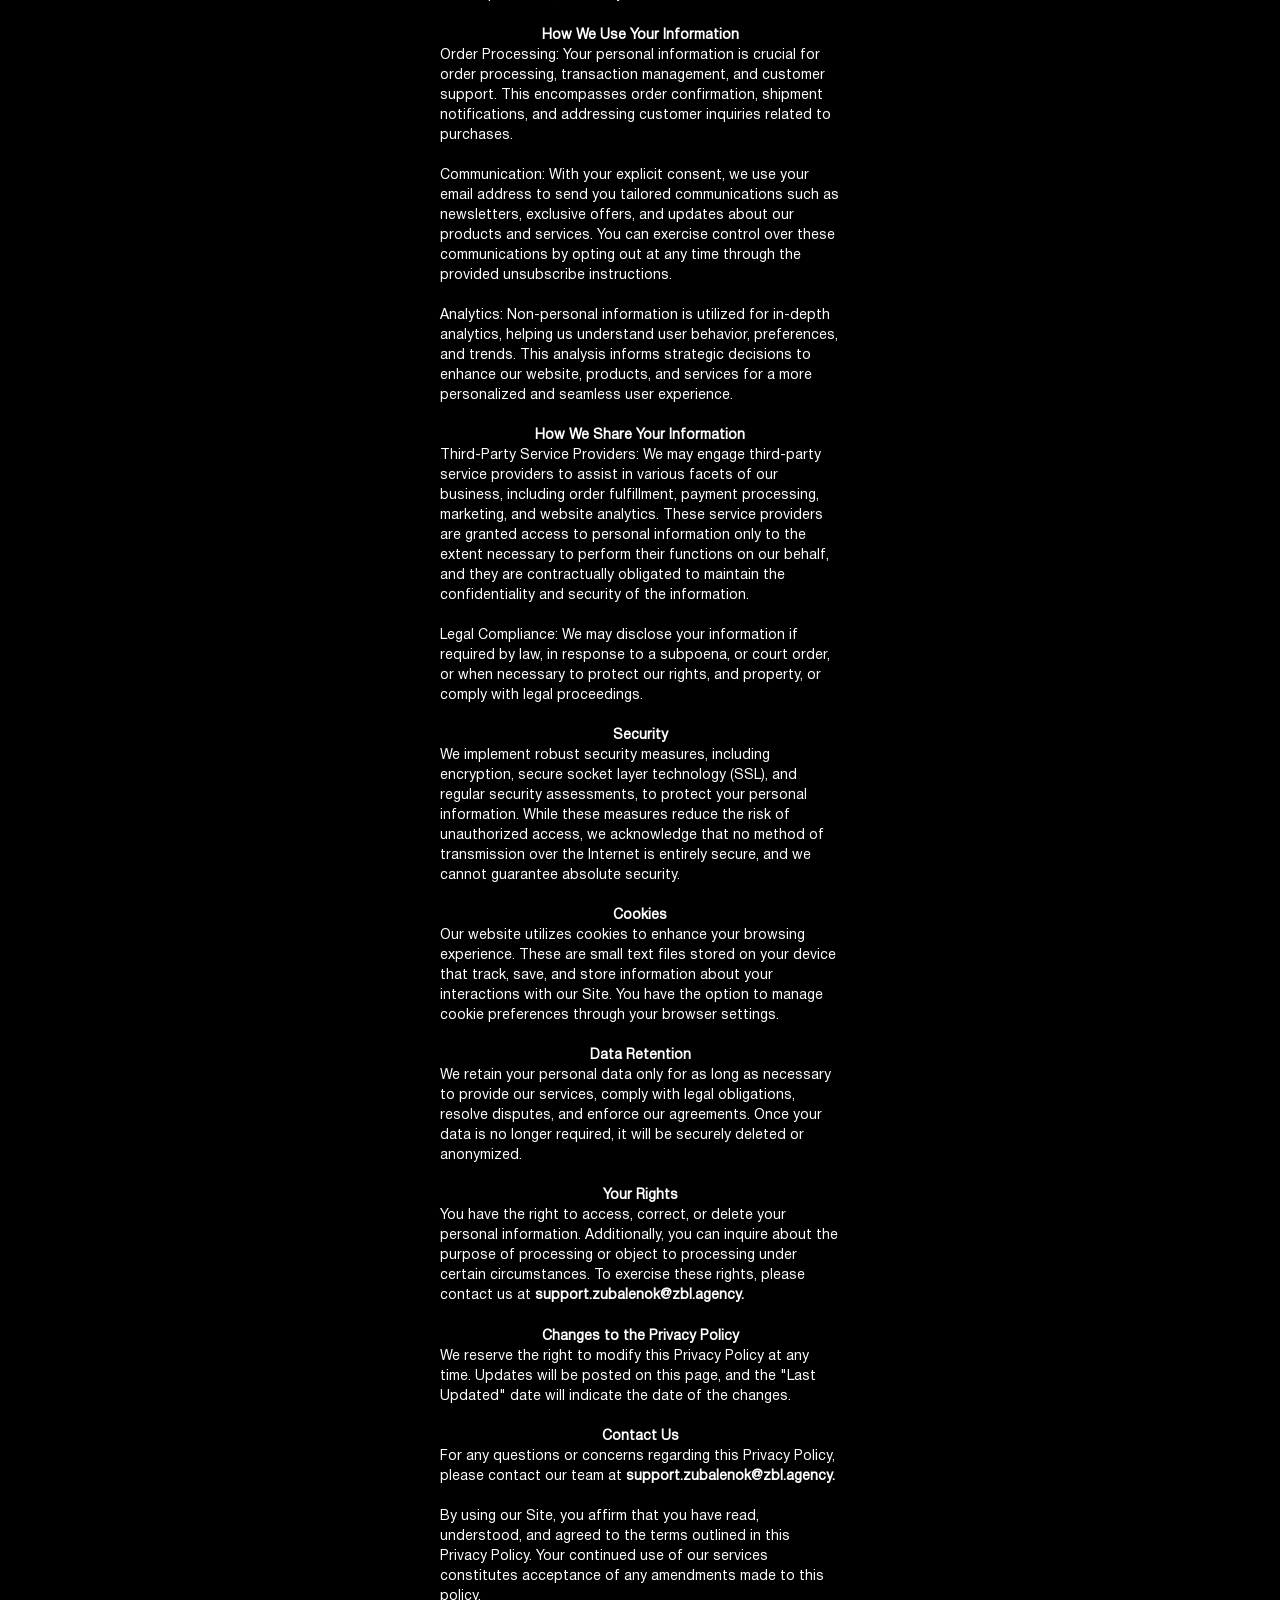
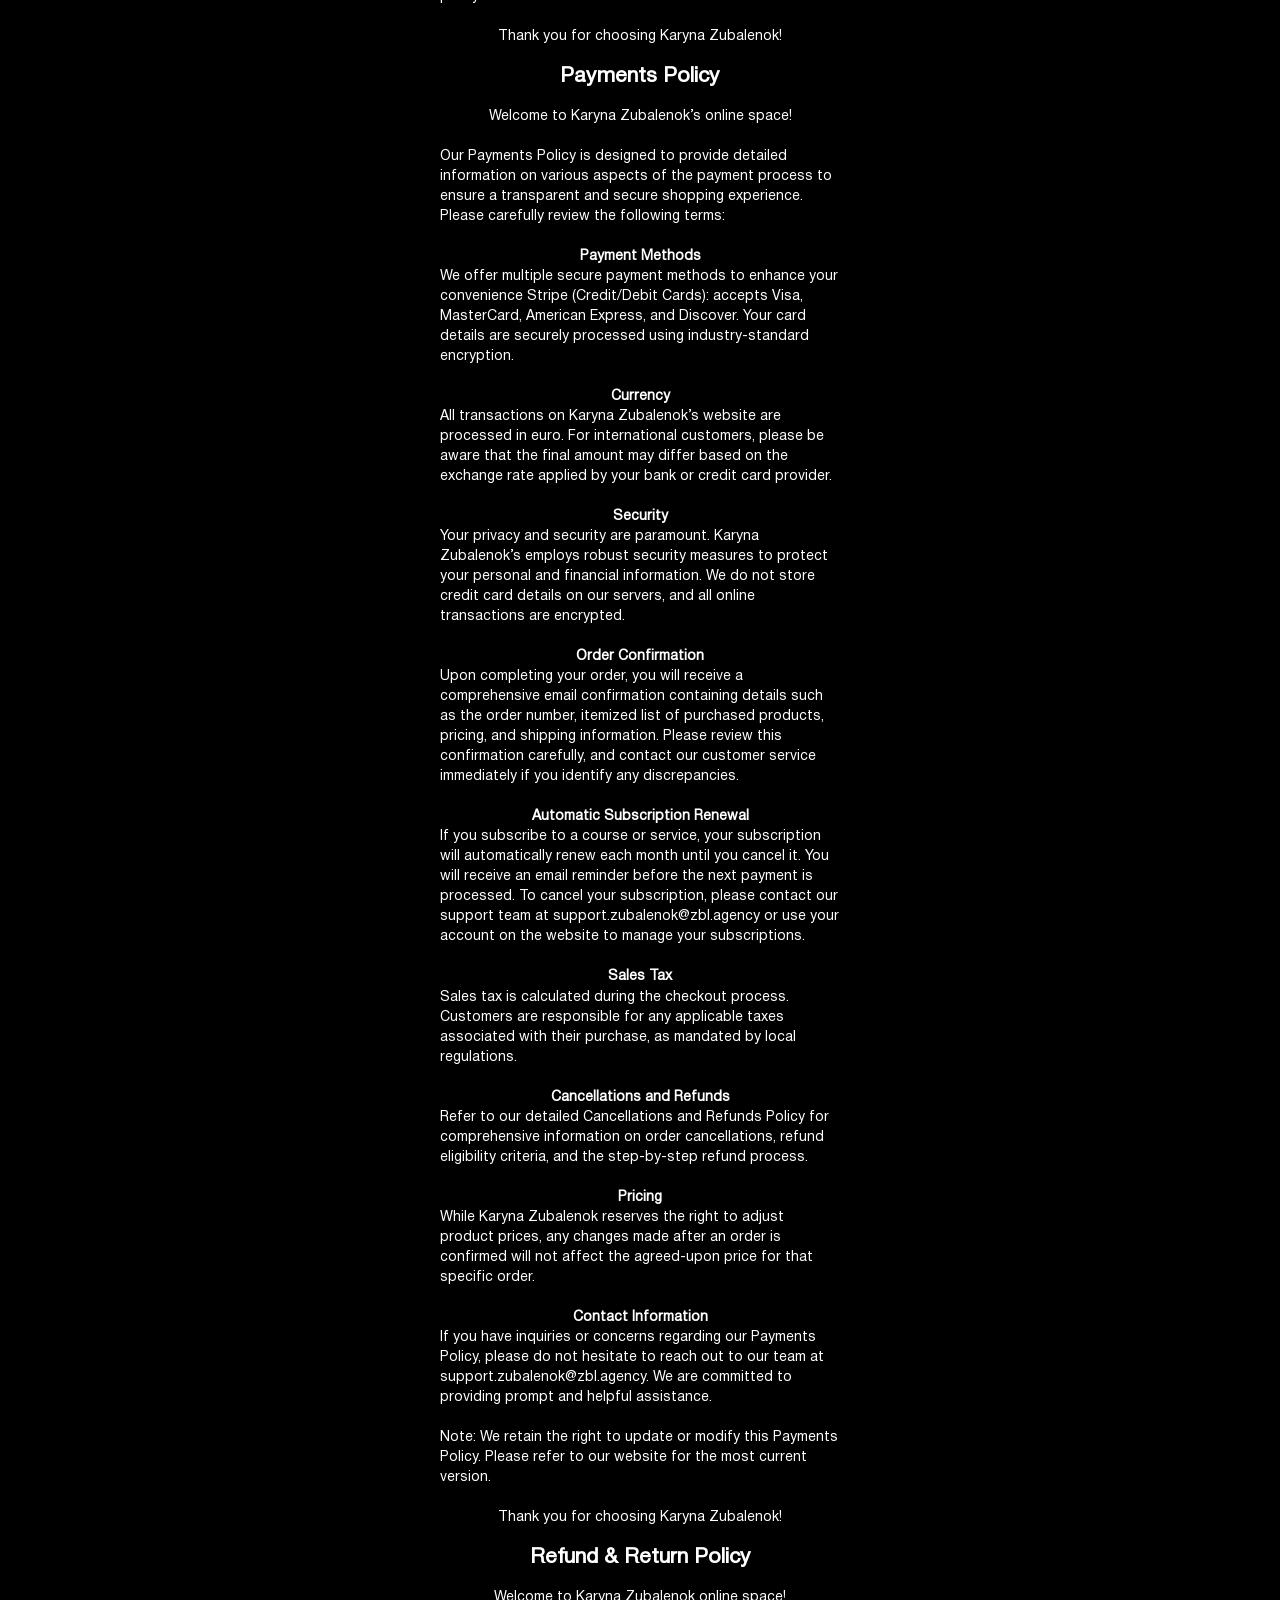
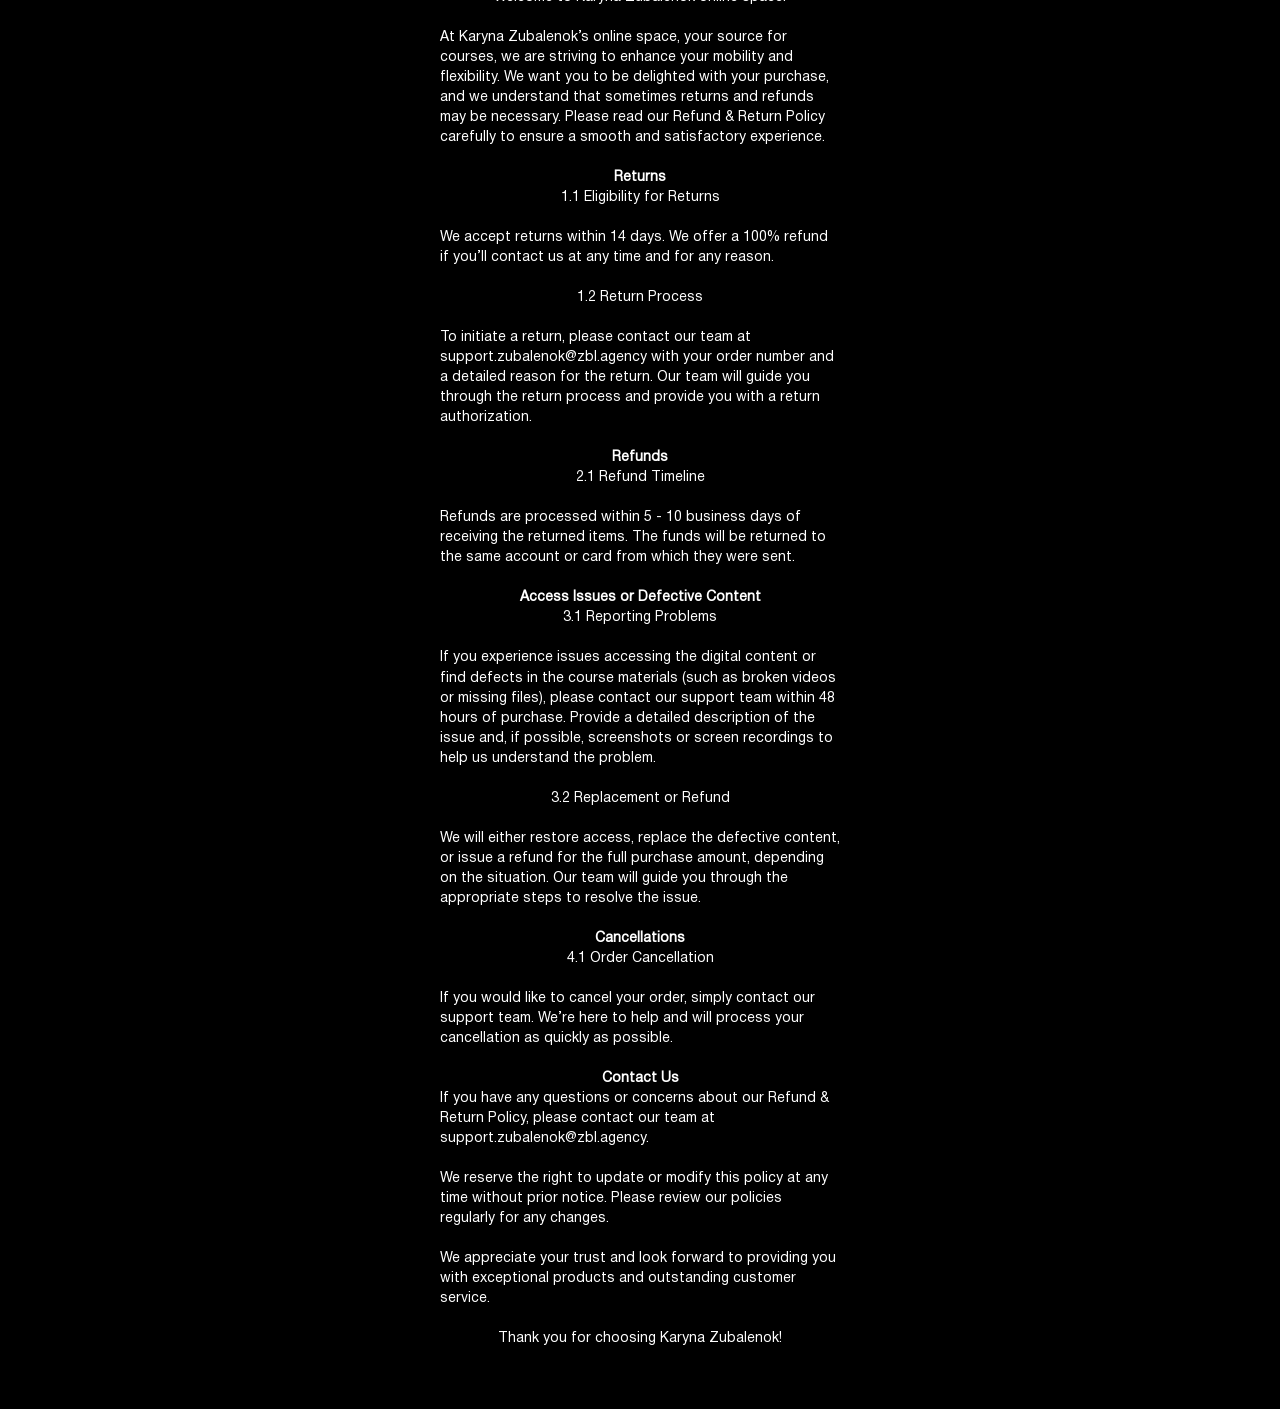
<file: thankyoupage/policy/index.html>
<!DOCTYPE html>
<html lang="en">
<head>
    <meta charset="UTF-8">
    <meta name="viewport" content="width=device-width, initial-scale=1.0">
    <link href="https://fonts.googleapis.com/css2?family=Montserrat:wght@250;300;400;500;700&display=swap"
        rel="stylesheet">
    <link href="https://fonts.googleapis.com/css2?family=Forum&display=swap" rel="stylesheet">
    <link rel="stylesheet" href="css/style.css">
    <link rel="stylesheet" href="css/fonts.css">
    <title>Privacy Policy and User Agreement</title>

</head>
<body> 
    <div class="selection">
        <div class="head">
<h2>Terms of Use</h2><br>

<p>Welcome to Karyna Zubalenok’s online space, your source for courses, created to enhance your mobility and flexibility. Before you start exploring, 
please take a moment to read and agree to our straightforward Terms of Use. 
We appreciate your careful consideration.</p><br>
<p>Our services are provided by ZBL Company BV, a company registered in Belgium, with its registered office at Delaerestraat 6a, 8800 Roeselare, Belgium, BE1022336448.</p><br>
<p><strong>Acceptance of Terms</strong></p>
<p>By accessing or using Karyna Zubalenok’s website, you acknowledge that you have read, understood, and agree to be bound by these Terms of Use. 
If you do not agree to these terms, please refrain from using our website.</p><br>

<p><strong>Use of the Website</strong></p>
<p>Eligibility: You must be at least 18 years old to use this website. By using the website, you confirm 
that you are 18 years of age or older.</p><br>

<p>Account Registration: To make a purchase, you may need to create an account. 
You are responsible for maintaining the confidentiality of 
your account information, including your password, and for all activity 
that occurs under your account.</p><br>

<p>User Content: You may submit reviews, comments, and other content. By submitting content, 
you grant Karyna Zubalenok a non-exclusive, royalty-free, perpetual, irrevocable, and fully 
sublicensable right to use, reproduce, modify, adapt, publish, translate, create derivative 
works from, distribute, and display such content.</p><br>

<p><strong>Product Information</strong></p>

<p>Exclusive product: Karyna Zubalenok offers exclusive courses. All images, descriptions, 
and specifications are provided for informational purposes only.</p><br>

<p>Pricing: All prices are in Euro and are subject to change without notice. Karyna Zubalenok 
reserves the right to modify, suspend, or discontinue the sale of any product at any time.</p><br>

<p>Limited Editions: Some items may be offered in limited quantities, and availability is not 
guaranteed. Karyna Zubalenok reserves the right to limit the quantity of items purchased per 
person or per order.</p><br>

<p><strong>Ordering and Payments</strong></p>

<p>Order Confirmation: Once you place an order, you will receive an email confirmation. This confirmation 
does not constitute acceptance of your order but serves as acknowledgment of receipt.</p><br>

<p>Payment: Payment is required at the time of purchase. We accept Stripe (Mastercard, Visa, American Express, 
Discover, and all transactions are processed securely.</p><br>

<p>Cancellation: Orders may be canceled within 24 hours of placement. After this period, cancellations may not 
be possible, and the standard return policy applies.</p><br>

<p><strong>Shipping and Delivery</strong></p>
<p>Shipping Policies: Karyna Zubalenok’s course is  a digital product, so there is no shipping involved - 
you can start learning online immediately.</p><br>

<p><strong>Returns and Exchanges</strong></p>
<p>Return Policy: Karyna Zubalenok accepts returns.  You can contact us at any time and for any reason, and 
we will refund you your money. We offer a 100% refund if the customer contacts us within 14 days.</p><br>

<p>Refund Processing: Refunds are processed within 5 - 10 business days of receiving the 
returned items. The funds will be returned to the same account or card from which they were sent.</p><br>

<p><strong>Intellectual Property</strong></p>

<p>Copyright: All content on Karyna Zubalenok’s website, including text, images, 
and designs, is the intellectual property of Karyna Zubalenok and is protected by copyright laws.</p><br>

<p>Trademarks: The Karyna Zubalenok’s name, logo, 
and other trademarks are registered and protected. Unauthorized use is strictly prohibited.</p><br>

<p><strong>Privacy</strong></p>

<p>Privacy Policy: Your privacy is important to us. Please review our Privacy Policy to 
understand how we collect, use, and disclose information.</p><br>

<p><strong>Services and Ownership</strong></p>

<p>Our company, registered as ZBL Company BV, located at Delaerestraat 6a, 8800 Roeselare, Belgium, 
BE1022336448, provides services through the following websites: begmobility.online, onlyflexibility.online, 
back-mobility.online, inhompower.shop.</p><br>

<p><strong>Termination</strong></p>

<p>Karyna Zubalenok reserves the right to terminate or suspend your account and access to the 
website at its sole discretion, without notice, for any reason, including but not limited to a 
violation of these Terms of Use.</p><br>

<p><strong>Changes to Terms</strong></p>

<p>Karyna Zubalenok may update these Terms of Use from time to time. The date of the latest 
revision will be indicated at the top of this page. Continued use of the website after any 
changes constitutes acceptance of the revised terms.</p><br>

<p>If you have any questions or concerns about these Terms of Use, please contact us at 
support.zubalenok@zbl.agency.</p><br>

<p>Thank you for choosing Karyna Zubalenok!</p><br>

<h2>Privacy Policy</h2><br>

<p>Welcome to Karyna Zubalenok’s online space!</p><br>

<p>Our Privacy Policy is designed to offer you a comprehensive insight into the intricacies 
of how we gather, utilize, disclose, and safeguard your personal information. Our unwavering 
commitment revolves around ensuring the utmost security and confidentiality of your data, thereby 
cultivating a foundation of trust in our services.</p><br>

<p>ZBL Company BV, recognises the importance of maintaining the confidentiality, integrity and 
security of your personal data (“Personal Data”), and hereby informs you that any Personal Data 
which you provide through our Website, will be processed in compliance with current European 
privacy laws (Regulation (EU) 2016/679 – “GPDR”) and with any specific local regulations 
applicable from time to time for the processing of data outside the European Union, together 
with the principles and general rules of conduct.</p><br>

<p><strong>Information We Collect</strong></p>

<p>Personal Information:
We collect a range of personal information to facilitate your interaction with our Site. 
This includes but is not limited to, your name, email address, postal address, phone number, 
and payment details. We collect this information during account creation, order placement, 
newsletter subscriptions, and your participation in surveys and promotions.</p><br>
<p>Non-Personal Information:
In addition to personal information, we gather non-personal information related to your 
interactions with our Site. This may include data such as browser information, device type, 
IP address, geolocation data, and other analytical information. We utilize this data to improve 
website functionality, optimize user experiences, and analyze broader trends.</p><br>

<p><strong>How We Use Your Information</strong></p>
<p>Order Processing:
Your personal information is crucial for order processing, transaction management,
 and customer support. This encompasses order confirmation, shipment notifications, 
 and addressing customer inquiries related to purchases.
</p><br>

<p>Communication:
With your explicit consent, we use your email address to send you tailored communications 
such as newsletters, exclusive offers, and updates about our products and services. 
You can exercise control over these communications by opting out at any time through the 
provided unsubscribe instructions.
</p><br>

<p>Analytics:
Non-personal information is utilized for in-depth analytics, helping us understand user behavior, 
preferences, and trends. This analysis informs strategic decisions to enhance our website, products, 
and services for a more personalized and seamless user experience.</p><br>

<p><strong>How We Share Your Information</strong></p>

<p>Third-Party Service Providers:
We may engage third-party service providers to assist in various facets of our business, 
including order fulfillment, payment processing, marketing, and website analytics. These service 
providers are granted access to personal information only to the extent necessary to perform their 
functions on our behalf, and they are contractually obligated to maintain the confidentiality and 
security of the information.</p><br>

<p>Legal Compliance:
We may disclose your information if required by law, in response to a subpoena, or court order, 
or when necessary to protect our rights, and property, or comply with legal proceedings.</p><br>

<p><strong>Security</strong></p>
<p>We implement robust security measures, including encryption, secure socket layer technology (SSL), 
and regular security assessments, to protect your personal information. While these measures reduce 
the risk of unauthorized access, we acknowledge that no method of transmission over the Internet is 
entirely secure, and we cannot guarantee absolute security.</p><br>

<p><strong>Cookies</strong></p>
<p>Our website utilizes cookies to enhance your browsing experience. These are small text files 
stored on your device that track, save, and store information about your interactions with our Site. 
You have the option to manage cookie preferences through your browser settings.</p><br>

<p><strong>Data Retention</strong></p>
<p>We retain your personal data only for as long as necessary to provide our services, comply 
with legal obligations, resolve disputes, and enforce our agreements. Once your data is no longer 
required, it will be securely deleted or anonymized.</p><br>

<p><strong>Your Rights</strong></p>
<p>You have the right to access, correct, or delete your personal information. Additionally,
you can inquire about the purpose of processing or object to processing under certain circumstances. 
To exercise these rights, please contact us at <b>support.zubalenok@zbl.agency.</b></p><br>

<p><strong>Changes to the Privacy Policy</strong></p>
<p>We reserve the right to modify this Privacy Policy at any time. Updates will be posted on this page, and the 
"Last Updated" date will indicate the date of the changes.</p><br>

<p><strong>Contact Us</strong></p>
<p>For any questions or concerns regarding this Privacy Policy, please contact our team at 
<b>support.zubalenok@zbl.agency.</b></p><br>

<p>By using our Site, you affirm that you have read, understood, and agreed to the terms 
outlined in this Privacy Policy. Your continued use of our services constitutes acceptance of 
any amendments made to this policy.</p><br>

<p>Thank you for choosing Karyna Zubalenok!</p><br>

<h2>Payments Policy</h2><br>

<p>Welcome to Karyna Zubalenok’s online space!</p><br>
<p>Our Payments Policy is designed to provide detailed information on various aspects of 
the payment process to ensure a transparent and secure shopping experience. Please carefully 
review the following terms:</p><br>

<p><strong>Payment Methods</strong></p>
<p>We offer multiple secure payment methods to enhance your convenience Stripe (Credit/Debit Cards): 
accepts Visa, MasterCard, American Express, and Discover. Your card details are securely processed 
using industry-standard encryption.</p><br>

<p><strong>Currency</strong></p>
<p>All transactions on Karyna Zubalenok’s website are processed in euro. For international customers, 
please be aware that the final amount may differ based on the exchange rate applied by your bank or 
credit card provider.</p><br>

<p><strong>Security</strong></p>
<p>Your privacy and security are paramount. Karyna Zubalenok’s employs robust security measures to 
protect your personal and financial information. We do not store credit card details on our servers, 
and all online transactions are encrypted.</p><br>

<p><strong>Order Confirmation</strong></p>
<p>Upon completing your order, you will receive a comprehensive email confirmation containing 
details such as the order number, itemized list of purchased products, pricing, and shipping 
information. Please review this confirmation carefully, and contact our customer service 
immediately if you identify any discrepancies.</p><br>

<p><strong>Automatic Subscription Renewal</strong></p>
<p>If you subscribe to a course or service, your subscription will automatically renew each month 
until you cancel it. You will receive an email reminder before the next payment is processed. 
To cancel your subscription, please contact our support team at support.zubalenok@zbl.agency  
or use your account on the website to manage your subscriptions.</p><br>

<p><strong>Sales Tax</strong></p>
<p>Sales tax is calculated during the checkout process. Customers are responsible for any 
applicable taxes associated with their purchase, as mandated by local regulations.</p><br>

<p><strong>Cancellations and Refunds</strong></p>
<p>Refer to our detailed Cancellations and Refunds Policy for comprehensive information on order 
cancellations, refund eligibility criteria, and the step-by-step refund process.</p><br>

<p><strong>Pricing</strong></p>
<p>While Karyna Zubalenok reserves the right to adjust product prices, any changes made after an order
 is confirmed will not affect the agreed-upon price for that specific order.</p><br>
 
<p><strong>Contact Information</strong></p>
<p>If you have inquiries or concerns regarding our Payments Policy, please do not hesitate to reach out 
 to our team at support.zubalenok@zbl.agency. We are committed to providing prompt and helpful 
 assistance.</p><br>
 
 <p>Note: We retain the right to update or modify this Payments Policy. Please refer to our website for 
  the most current version.</p><br>
  
<p>Thank you for choosing Karyna Zubalenok!</p><br>

<h2>Refund & Return Policy</h2><br>

<p>Welcome to Karyna Zubalenok online space!</p><br>
<p>At Karyna Zubalenok’s online space, your source for courses, we are striving to enhance your 
mobility and flexibility. We want you to be delighted with your purchase, and we understand that 
sometimes returns and refunds may be necessary. Please read our Refund & Return Policy carefully 
to ensure a smooth and satisfactory experience.</p><br>

<p><strong>Returns</strong></p>

<p>1.1 Eligibility for Returns</p><br>
<p>We accept returns within 14 days. We offer a 100% refund if you’ll contact us at any 
time and for any reason.</p><br>

<p>1.2 Return Process</p><br>
<p>To initiate a return, please contact our team at support.zubalenok@zbl.agency with your 
order number and a detailed reason for the return. Our team will guide you through the return 
process and provide you with a return authorization.</p><br>

<p><strong>Refunds</strong></p>
<p>2.1 Refund Timeline</p><br>
<p>Refunds are processed within 5 - 10 business days of receiving the returned items. The funds will be 
returned to the same account or card from which they were sent.</p><br>

<p><strong>Access Issues or Defective Content</strong></p>
<p>3.1 Reporting Problems</p><br>
<p>If you experience issues accessing the digital content or find defects in the course materials 
(such as broken videos or missing files), please contact our support team within 48 hours of purchase. 
Provide a detailed description of the issue and, if possible, screenshots or screen recordings to 
help us understand the problem.</p><br>
<p>3.2 Replacement or Refund</p><br>
<p>We will either restore access, replace the defective content, or issue a refund for the full 
purchase amount, depending on the situation. Our team will guide you through the appropriate steps 
to resolve the issue.</p><br>

<p><strong>Cancellations</strong></p>
<p>4.1 Order Cancellation</p><br>
<p>If you would like to cancel your order, simply contact our support team. We’re here to help and will 
process your cancellation as quickly as possible.</p><br>

<p><strong>Contact Us</strong></p>
<p>If you have any questions or concerns about our Refund & Return Policy, please contact our team at 
support.zubalenok@zbl.agency.</p><br>
<p>We reserve the right to update or modify this policy at any time without prior notice. Please review our 
policies regularly for any changes.</p><br>
<p>We appreciate your trust and look forward to providing you with exceptional products and outstanding customer 
service.</p><br>
<p>Thank you for choosing Karyna Zubalenok!</p><br>

</body>
</html>
</file>
<file: css/fonts.css>
@font-face {
    font-family: 'Bebas Neue';
    src: url('../fonts/bebasneuethin.woff2') format('woff2'),
         url('../fonts/bebasneuethin.woff') format('woff'),
         url('../fonts/bebasneuethin.ttf') format('truetype');
    font-weight: 100;
    font-style: normal;
    font-display: swap;
}



@font-face {
    font-family: 'Bebas Neue';
    src: url('../fonts/bebasneuebold.woff2') format('woff2'),
         url('../fonts/bebasneuebold.woff') format('woff'),
         url('../fonts/bebasneuebold.ttf') format('truetype');
    font-weight: 700;
    font-style: normal;
    font-display: swap;
}




@font-face {
    font-family: 'DrukCyr-bold';
    src: url('../fonts/DrukCyr-Bold.ttf') format('truetype');
    font-weight: 600;
    font-style: normal;
}

@font-face {
    font-family: 'DrukCyr-medium';
    src: url('../fonts/DrukCyr-Medium.ttf') format('truetype');
    font-weight: 400;
    font-style: normal;
}

@font-face {
    font-family: 'Songer Condensed';
    src: url('../fonts/SONGERCondensed.woff2') format('woff2'),
         url('../fonts/SONGERCondensed.woff') format('woff');
    font-weight: 400;
    font-display: swap;
}

@font-face {
    font-family: 'Gilroy';
    src: url('../fonts/Gilroy-Regular.ttf') format('truetype');
    font-weight: 400;
    font-style: normal;
    font-display: swap;
}

/* Gilroy Medium */
@font-face {
    font-family: 'Gilroy';
    src: url('../fonts/Gilroy-Medium.ttf') format('truetype');
    font-weight: 500;
    font-style: normal;
    font-display: swap;
}

/* Gilroy Bold */
@font-face {
    font-family: 'Gilroy';
    src: url('../fonts/Gilroy-Bold.ttf') format('truetype');
    font-weight: 700;
    font-style: normal;
    font-display: swap;
}
</file>
<file: css/nullStyle.css>
/* =========================
   1. Box sizing
   ========================= */
*,
*::before,
*::after {
  box-sizing: border-box;
}

/* =========================
   2. Remove default margins
   ========================= */
* {
  margin: 0;
  padding: 0;
}

/* =========================
   3. HTML & body defaults
   ========================= */
html {
  height: 100%;
  -webkit-text-size-adjust: 100%;
  scroll-behavior: smooth;
}

body {
  min-height: 100%;
  background-color: #000;
  line-height: 1.5;
  margin: 0;
  padding: 0;
  font-family: 'Gilroy';
  text-rendering: optimizeSpeed;
  -webkit-font-smoothing: antialiased;
}

.mainTitle{
  font-weight: 500;
  font-size: 64px;
  line-height: 100%;
  text-transform: uppercase;
  color: #caccc8;
  font-family: 'DrukCyr-medium';
}

.mainText{
  font-weight: 400;
  font-size: 15px;
  letter-spacing: -0.02em;
  color: rgba(255, 255, 255, 0.7);
}

.mainText span{
  font-weight: 600;
  color: #fff;
}

.mainTitle span{
  color: #97ff74;
}

@media (max-width: 450px) {
  .mainTitle{
    font-size: 14.54vw;
  }
  .mainText{
    font-size: 3.41vw;
  }
}

@media(min-width: 800px){
  .mainTitle{
    font-size: 5vw;
    padding-bottom: 2vw;
  }
  .mainText{
    font-size: 1.2vw;
  }
}

.wrapper{
    width: 100%;
    overflow: hidden;
}

/* =========================
   4. Media elements
   ========================= */
img,
picture,
video,
canvas,
svg {
  display: block;
  max-width: 100%;
  height: auto;
}

/* =========================
   5. Forms
   ========================= */
input,
button,
textarea,
select {
  font: inherit;
  color: inherit;
  background: none;
  border: none;
  outline: none;
}

button {
  cursor: pointer;
}

textarea {
  resize: vertical;
}

/* =========================
   6. Links
   ========================= */
a {
  color: inherit;
  text-decoration: none;
}

/* =========================
   7. Lists
   ========================= */
ul,
ol {
  list-style: none;
}

/* =========================
   8. Headings & text
   ========================= */
h1, h2, h3, h4, h5, h6 {
  font-size: inherit;
  font-weight: inherit;
}

p {
  overflow-wrap: break-word;
}

/* =========================
   9. Tables
   ========================= */
table {
  border-collapse: collapse;
  border-spacing: 0;
}

/* =========================
   10. Accessibility & UX
   ========================= */
:focus-visible {
  outline: 2px solid currentColor;
  outline-offset: 2px;
}

/* =========================
   11. Reduced motion
   ========================= */
@media (prefers-reduced-motion: reduce) {
  *,
  *::before,
  *::after {
    animation-duration: 0.01ms !important;
    animation-iteration-count: 1 !important;
    transition-duration: 0.01ms !important;
    scroll-behavior: auto !important;
  }
}
</file>
<file: css/components/header.css>
.header {
    background-image: url(../../images/main-fon.webp);
    background-repeat: no-repeat;
    background-size: 100%;
    min-height: 837px;
    display: flex;
    flex-direction: column;
    justify-content: space-between;
    align-items: center;
    height: 100%;
    width: 100%;
}

.header__top {
    margin-top: 4%;
}

.header__bottom{
    display: flex;
    flex-direction: column;
    justify-content: center;
    align-items: center;
    padding-bottom: 20px;
}

.header-title {
    font-weight: 500;
    font-size: 100px;
    line-height: 100%;
    text-transform: uppercase;
    text-align: center;
    font-family: 'DrukCyr-bold';
    color: #fafafa;
    text-shadow: 0 4px 6px rgba(0, 0, 0, 0.4);
}

.header-subTitle {
    font-weight: 500;
    font-size: 60px;
    letter-spacing: 0.07em;
    line-height: 100%;
    text-transform: uppercase;
    text-align: center;
    font-family: 'DrukCyr-medium';
    color: #fafafa;
    text-shadow: 0 4px 6px rgba(0, 0, 0, 0.4);
}

.header-subTitle span {
    color: #97ff74;
}

.header__price {
    border-radius: 24px;
    padding: 5px 24px 24px 24px;
    width: 80%;
    background: rgba(0, 8, 16, 0.6);
    margin-bottom: 3%;
}

.header__price-top {
    display: flex;
    justify-content: center;
    align-items: center;
    gap: 20px;
    padding-bottom: 3%;
}

.header__price-top img{
    height: 40px;
}

.header__price-top-value {
    font-weight: 600;
    font-size: 42px;
    line-height: 136%;
    letter-spacing: -0.06em;
    text-transform: uppercase;
    text-align: center;
    color: #97ff74;
}

.header__price-top-right {
    display: flex;
    flex-direction: column;
    justify-content: center;
    align-items: center;
}

.header__price-top-right .top-right-ord {
    font-weight: 400;
    font-size: 24px;
    line-height: 127%;
    letter-spacing: -0.06em;
    text-transform: uppercase;
    text-decoration: line-through;
    text-align: center;
    color: #ffffffb6;
}

.header__price-top-right .top-right-discount {
    font-weight: 600;
    font-size: 24px;
    line-height: 107%;
    letter-spacing: -0.06em;
    text-transform: uppercase;
    text-align: center;
    color: #cbe4ff;
}

.header-navline{
    display: none;
}

.header__price-button {
    font-weight: 500;
    font-size: 48px;
    letter-spacing: 0.08em;
    text-transform: uppercase;
    text-align: center;
    color: #fff;
    border-radius: 12px;
    font-family: 'DrukCyr-medium';
    width: 100%;
    display: flex;
    justify-content: center;
    align-items: center;
    cursor: pointer;
    transition: .3s all;
    box-shadow: 0 2px 12px 0 rgba(0, 0, 0, 0.35);
    background: radial-gradient(50% 50% at 50% 50%, #003e81 0%, #007bff 100%);
}

.header__price-button:hover{
    opacity: 0.8;
}

.raate {
    width: 80%;
}

.blueBlock{
    background: linear-gradient(90deg, #000b17 0%, #001833 23.56%, #000b17 100%);
    padding: 14px 24px;
}

.blueBlock-title{
    display: flex;
    align-items: center;
    padding-bottom: 5px;
    gap: 10px;
    font-weight: 700;
    font-size: 24px;
    line-height: 146%;
    text-transform: uppercase;
    color: #fff;
}

.blueBlock-title img{
    width: 25px;
    object-fit: contain;
}

.blueBlock-text{
    font-weight: 400;
    font-size: 16px;
    line-height: 125%;
    text-transform: uppercase;
    color: rgba(255, 255, 255, 0.7);
}

.blueBlock-text span{
    font-weight: 700;
    color: #fff;
}

.blueBlock-desc{
    display: none;
  }

  .blueBlock-mob{
    display: block;
  }
  .header-desc__list{
    display: none;
  }

@media (max-width: 450px) {
    .header {
         min-height: 184.22vw; 
    }

    .header-title{
        font-size: 22.72vw;
    }

    .header-subTitle{
        font-size: 13.63vw;
    }

    .header__price-top-value {
        font-size: 9.54vw;
    }

    .header__price-button {
        font-size: 10.91vw;
    }

    .header__price-top-right .top-right-ord,
    .header__price-top-right .top-right-discount {
        font-size: 5.45vw;
    }

    .blueBlock-title{
        font-size: 5.45vw;
    }

    .blueBlock-text{
        font-size: 3.63vw;
    }
}

@media(min-width: 800px){
    .header{
        min-height: 67vw;
        background-size: 100%;
        background-position: right top;
        align-items: flex-start;
        background-image: url(../../images/main-fon-2.webp);
    }
    .header-navline{
    position: fixed;
    display: flex;
    width: 100%;
    align-items: center;
    justify-content: space-between;
    z-index: 99;
    height: 6vw;
    top: 0;
    left: 0;
    backdrop-filter: blur(0.4vw);
    box-shadow: 0 4px 12px 0 rgba(0, 0, 0, 0.35);
    background: rgba(255, 255, 255, 0.14);
  }
  .blueBlock-desc{
    display: block;
    margin-top: 3vw;
  }

  .blueBlock-mob{
    display: none;
  }
  .header-wrapper{
    max-width: 85vw;
    width: 100%;
    margin: 0 auto;
    display: flex;
    align-items: center;
    justify-content: space-between;
  }
  .header-logo{
    width: 8vw;
    object-fit: contain;
  }
  .header-nav-button{
    font-weight: 500;
    font-size: 1.6vw;
    letter-spacing: 0.08em;
    text-transform: uppercase;
    text-align: center;
    display: flex;
    justify-content: center;
    align-items: center;
    white-space: nowrap;
    color: #fff;
    margin: 0;
    border-radius: 0.5vw;
    width: 14vw;
    height: 2.8vw;
    box-shadow: 0 2px 12px 0 rgba(0, 0, 0, 0.35);
    background: radial-gradient(50% 50% at 50% 50%, #003e81 0%, #007bff 100%);
  }
  .header-list,
  .header-nav{
    display: flex;
    align-items: center;
    justify-content: space-between;
    gap: 2vw;
  }

  .header-link{
    font-weight: 500;
    font-size: 1.2vw;
    line-height: 175%;
    text-transform: uppercase;
    text-align: center;
    color: #fff;
    opacity: 0.5;
    transition: .2s all;
  }

  .header-link:hover{
    opacity: 1;
  }

  .header-desc__list{
    display: flex;
        flex-direction: column;
        gap: 20px;
        justify-content: left;
        align-items: flex-start;
        padding: 2vw 0;
  }

  .header-desc__list-item{
    display: flex;
        align-items: center;
        gap: 1vw;
        font-weight: 400;
        font-size: 2vw;
        text-align: left;
        color: #fff;
  }

  .header-desc__list-item img{
    width: 2vw;
        object-fit: contain;
  }

  .header-link.active{
    opacity: 1;
  }

  .blueBlock{
    padding: 1vw;
    border-radius: 2vw;
  }

  .blueBlock-title{
    font-size: 1.8vw;
  }
  .blueBlock-text{
    font-size: 1.2vw;
  }

  .blueBlock-text br{
    display: none;
  }

  .blueBlock-title img{
    width: 2vw;
  }

  .header-title{
    font-size: 6vw !important;
    text-align: left;
    line-height: 100%;
    padding-top: 3.75vw;
  }

  .header-subTitle{
        font-size: 4.5vw;
        text-align: left;
        padding-top: 0;
        line-height: 100%;
        padding-left: 3vw;
  }
  .header__top{
    width: 100%;
  }
  .header__top{
    padding-top: 6vw;
  }
  .header__top,
  .header__bottom{
    width: 100%;
    max-width: 85vw;
    margin: 0 auto;
    align-items: flex-start;
  }
  .raate{
    width: 30vw;
  }
  .header__price{
    width: 30vw;
    margin-bottom: 1vw;
  }
  .header__price-button{
    font-size: 3.5vw;
  }
  .header__price-top-value{
    font-size: 3vw;
  }
  .header__price-top-right .top-right-ord{
    font-size: 1.6vw;
  }
  .header__price-top-right .top-right-discount{
    font-size: 2vw;
  }
}
</file>
<file: css/components/choose.css>
.choise__product{
    padding: 40px 0;
}

.choise__product .mainTitle{
    padding-left: 10px;
}

.choise__product-column{
    display: flex;
    flex-direction: column;
    justify-content: center;
    gap: 25px;
    padding-right: 4%;
    padding-top: 30px;
}

.choise__product-column-item{
    background-image: url(../../images/product-frame.webp);
    background-repeat: no-repeat;
    background-size: 100% 100%;
    padding: 16px;
    padding-left: 8%;
}

.column-item-title{
    display: flex;
    align-items: center;
    gap: 10px;
    font-weight: 600;
    font-size: 17px;
    color: #fff;
}

.column-item-title img{
    width: 35px;
    object-fit: contain;
}


@media (max-width: 450px) {
    .column-item-title{
        font-size: 3.86vw;
    }
}

@media(min-width: 800px){
    .choise__product{
        max-width: 85vw;
        width: 100%;
        margin: 0 auto;
        padding-top: 7vw;
    }

    .choise__product .mainTitle br{
        display: none;
    }

    .choise__product-column{
        flex-direction: row;
        gap: 1.5vw;
    }

    .choise__product-column-item{
        padding: 1vw 0.5vw 1vw 2vw;
        background-image: url(../../images/product-frame-2.webp);

    }

    .column-item-title{
        font-size: 1.3vw;
        padding-bottom: 1vw;
    }

    .column-item-title img{
        width: 3vw;
    }
}
</file>
<file: css/components/slider.css>
.second-slider,
.first-slider{
    padding: 15px 0 15px 15px;
}

.second-slider .swiper,
.first-slider .swiper{
    padding: 30px 0 15px 0;
}

.second-slider-pagination.swiper-pagination-progressbar,
.first-slider-pagination.swiper-pagination-progressbar {
  position: relative; /* Дозволяє розмістити під слайдером у потоці */
  margin-left: auto;
  margin-right: auto;
  height: 4px;
  background: #003F82; 
  border-radius: 2px !important;
  overflow: hidden;
  margin-top: 20px;
  display: block;
}

/* Активна лінія (фікс для відображення) */
.second-slider-pagination .swiper-pagination-progressbar-fill,
.first-slider-pagination .swiper-pagination-progressbar-fill {
  background: #007bff !important; /* Force колір, якщо Swiper його перебиває */
  height: 100%;
  top: 0;
  left: 0;
}

@media(min-width: 800px){
  .first-slider,
  .second-slider{
    max-width: 85vw;
    width: 100%;
    margin: 0 auto;
    padding-top: 8vw;
  }

  .second-slider-pagination.swiper-pagination-progressbar,
  .first-slider-pagination.swiper-pagination-progressbar {
    margin: 0 2vw 0 0;
  }
  .first-slider-next,
  .first-slider-prev{
    display: block;
    background: url(../../images/s-arrow.png) no-repeat;
    background-size: contain;
    width: 5vw;
    height: 5vw;
    opacity: 0.6;
  }

  .first-slider-prev{
    transform: rotate(180deg);
    margin-right: 1vw;
    margin-top: -1vw;
  }

  .first-slider-prev:hover,
  .first-slider-next:hover{
    opacity: 1;
  }
}
</file>
<file: css/components/courses.css>
.courses{
    padding: 40px 0;
}

.courses .mainTitle{
 padding-left: 10px;
}

.courses-element{
    background-repeat: no-repeat;
    background-size: 100% 100%;
    display: flex;
    align-items: flex-start;
    justify-content: center;
    gap: 15px;
    padding: 24px 0 24px 35px;
    margin-right: 3%;
    margin-bottom: 20px;
}

.courses-element.el-1{
    background-image: url(../../images/col-frame-1.webp);
}
.courses-element.el-2{
    background-image: url(../../images/col-frame-2.webp);
}
.courses-element.el-3{
    background-image: url(../../images/col-frame-3.webp);
}
.courses-element.el-4{
    background-image: url(../../images/col-frame-4.webp);
}

.courses-element-title{
    font-family: var(--font-family);
    font-weight: 600;
    font-size: 17px;
    padding-bottom: 10px;
    text-transform: uppercase;
}

.courses-element.el-1 .courses-element-title{
    color: #ff00a0;
}
.courses-element.el-2 .courses-element-title{
    color: #ff6d3c;
}
.courses-element.el-3 .courses-element-title{
    color: #ff6d3c;
}
.courses-element.el-4 .courses-element-title{
    color: #ff4e4e;
}

.courses-element img{
    width: 40%;
}

@media (max-width: 450px) {
    .courses-element-title{
        font-size: 3.86vw;
    }
}

@media(min-width: 800px){
    .courses{
        max-width: 85vw;
        width: 100%;
        margin: 0 auto;
        padding: 8vw 0 0 0;
    }

    .courses .mainTitle br{
        display: none;
    }

    .courses-element{
        gap: 1.5vw;
        height: 15vw;
        padding: 1.4vw 15vw 1vw 3vw;
        position: relative;
    }

    .courses-element img{
        width: 15vw;
        position: absolute;
        right: -1%;
        top: -5%;
    }

    .courses-flex{
        display: grid;
        grid-template-columns: repeat(2, 1fr);
        row-gap: 2vw;
    }

    .courses-element-title{
        font-size: 1.5vw;
    }
}
</file>
<file: css/components/blue-el.css>
.blue-g {
    padding: 14px 24px;
    background: linear-gradient(90deg, #53dc6c 0%, #0052ae 34.09%, #000b17 100%);
    display: flex;
    align-items: center;
    justify-content: space-between;
    gap: 40px;
}

.blue-g-left {

}

.blue-g-left-title {
font-weight: 400;
font-size: 14px;
line-height: 143%;
text-transform: lowercase;
color: #fff;
}

.blue-g-left-value {
font-weight: 500;
font-size: 58px;
line-height: 100%;
text-transform: uppercase;
font-family: 'DrukCyr-medium';
color: #fff;
display: flex;
align-items: flex-end;
}

.blue-g-left-value span{
font-size: 20px;
line-height: 30px;
white-space: nowrap;
}

.blue-g-right {

}

.blue-g-right-title {
    font-weight: 700;
    font-size: 17px;
    padding-bottom: 5px;
    text-transform: uppercase;
    color: #fff;
}

.blue-g-right-title span{
    color: rgba(255, 255, 255, 0.7);
}

.blue-g-right-text {
    font-weight: 700;
    font-size: 15px;
    text-transform: uppercase;
    color: rgba(255, 255, 255, 0.7);
}

@media (max-width: 440px) {
    .blue-g {
        padding: 3.18vw 5.45vw;
        gap: 9.09vw;
    }

    .blue-g-left-title {
        font-size: 3.18vw;
    }

    .blue-g-left-value {
        font-size: 13.18vw;
    }

    .blue-g-left-value span {
        font-size: 4.54vw;
        line-height: 6.81vw;
    }

    .blue-g-right-title {
        font-size: 3.86vw;
        padding-bottom: 1.13vw;
    }

    .blue-g-right-text {
        font-size: 3.41vw;
    }
}

@media(min-width: 800px){
    .blue-g {
        justify-content: center;
        margin-top: 7vw;
    }
    .blue-g-right{
        display: flex;
    }
    .blue-g-left-title {
        font-size: 1.18vw;
    }

    .blue-g-left-value {
        font-size: 5vw;
    }

    .blue-g-left-value span {
        font-size: 2vw;
        line-height: 2.6vw;
    }

    .blue-g-right-title {
        font-size: 1.2vw;
        padding-bottom: 0vw;
        padding-top: 1vw;
        padding-right: 1vw;
    }

    .blue-g-right-text {
        padding-top: 1vw;
        font-size: 1.2vw;
    }
}
</file>
<file: css/components/about.css>
.about{
    padding: 40px 10px;
}

.about-numbers{
    display: flex;
    align-items: center;
    justify-content: space-between;
    padding-top: 20px;
    gap: 15px;
}

.about-numbers div{
    display: flex;
    align-items: center;
    justify-content: center;
    flex-direction: column;
    gap: 10px;
}

.about-numbers-value{
    font-weight: 500;
    font-size: 64px;
    line-height: 100%;
    text-align: center;
    font-family: 'DrukCyr-medium';
    color: #97ff74;
    transition: transform 0.6s ease-out;
    display: inline-block;
    min-width: 1.5ch;
}

.about-numbers-value.animating {
    color: #007bff; 
}

.about-numbers-text{
    font-weight: 400;
    font-size: 14px;
    text-align: center;
    color: #fff;
}

.about-formula{
    padding-top: 60px;
}

.about-formula-title{
    font-weight: 600;
    font-size: 24px;
    padding-bottom: 20px;
    text-transform: uppercase;
    text-align: center;
    color: #fff;
}

.about-formula-element{
    background-image: url(../../images/blue-frame.webp);
    background-repeat: no-repeat;
    background-size: 100% 100%;
    padding: 16px;
    margin-bottom: 20px;
}

.about-formula-element-num{
  background: linear-gradient(180deg, #f6f6f7 30%, #000913 70%);
  -webkit-background-clip: text; /* обрізає фон по тексту */
  -webkit-text-fill-color: transparent;
  font-size: 50px;
  font-weight: 600;
  line-height: 70%;
  margin-bottom: -5px;
}

.about-formula-element-gr{
    font-weight: 600;
    font-size: 15px;
    line-height: 100%;
    text-transform: lowercase;
    color: #000;
    border-radius: 12px;
    padding: 6px 10px;
    background: #97ff74;
    display: inline-block;
    margin-top: 25px;
}

.about-formula-bottomText{
    font-weight: 700;
    font-size: 17px;
    line-height: 100%;
    padding-bottom: 10px;
    text-align: center;
    color: rgba(255, 255, 255, 0.7);
}

.about-formula-bottomText span{
    text-transform: uppercase;
    color: #97ff74;
}


@media (max-width: 440px) {

    .about-numbers {
        gap: 3.41vw;
    }

    .about-numbers div {
        gap: 2.27vw;
    }

    .about-numbers-value {
        font-size: 14.54vw;
    }

    .about-numbers-text {
        font-size: 3.18vw;
    }

    .about-formula-title {
        font-size: 5.45vw;
        padding-bottom: 4.54vw;
    }

    .about-formula-element {
        padding: 3.63vw;
        margin-bottom: 4.54vw;
    }

    .about-formula-element-gr {
        font-size: 3.41vw;
        border-radius: 2.72vw;
        padding: 1.36vw 2.27vw;
        margin-top: 5.68vw;
    }

    .about-formula-bottomText {
        font-size: 3.86vw;
        padding-bottom: 2.27vw;
    }
}

@media(min-width: 800px){
    .about{
        max-width: 85vw;
        width: 100%;
        margin: 0 auto;

        display: grid;

        padding: 8vw 0 4vw 0;

        grid-template-rows: 18vw 1fr;
        grid-template-columns: 1fr 0.8fr;

        row-gap: 1.5vw;
        column-gap: 3vw;
    }

    .about-formula-title,
    .about-formula{
        padding-top: 0vw;
    }
    .about-formula-title{
        font-size: 1.8vw;
    }
    .about-formula-element-num{
        font-size: 5vw;
        line-height: 5vw;
    }
    
    .about-numbers-text{
        font-size: 1.1vw;
    }
    .about-numbers-value{
        font-size: 5vw;
    }
    .about-formula-title br{
        display: none;
    }
    .about-formula-element-gr{
        font-size: 1.2vw;
        margin-top: 1vw;
    }

    .about-formula-bottomText{
        font-size: 1.2vw;
    }

    .about-felm{
        grid-row: 1;
        grid-column: 1;
    }

    .about-info-img{
        grid-row: 1 / 3;
        grid-column: 2;
    }

    .about-numbers{
        grid-row: 4;
        grid-column: 1;
    }

    .about-formula{
        grid-row: 2/3;
        grid-column: 1;
    }

    .about .header__price-button{
        grid-row: 4;
        grid-column: 2;
        height: 6vw;
        margin-top: auto;
    }

    .about-numbers{
        padding-top: 0;
    }
}
</file>
<file: css/components/train.css>
.train {
    padding: 40px 10px;
}

.train-elements {
    display: flex;
    align-items: center;
    justify-content: center;
    gap: 30px;
    padding: 15px 0;
}

.train-elements-item {
    display: flex;
    align-items: center;
    justify-content: center;
    flex-direction: column;
    gap: 10px;
}

.train-elements-item img {
    max-width: 145px;
    box-shadow: 0 0 46px 0 rgba(37, 64, 238, 0.59);
    border-radius: 100%;
}

.train-elements-item-title {
    font-weight: 600;
    font-size: 16px;
    text-transform: uppercase;
    text-align: center;
    color: rgba(255, 255, 255, 0.8);
}

.train-elements-item .mainText{
    text-align: center;
    line-height: 120%;
    color: #ffffff77;
}

.train-elements-item .mainText span{
    font-weight: 500;
}

@media (max-width: 440px) {

    .train-elements {
        gap: 6.81vw;
        padding: 3.41vw 0;
    }

    .train-elements-item {
        gap: 2.27vw;
    }

    .train-elements-item img {
        max-width: 32.95vw;
        box-shadow: 0 0 10.45vw 0 rgba(37, 64, 238, 0.59);
        border-radius: 100%;
    }

    .train-elements-item-title {
        font-size: 3.63vw;
    }
}

@media(min-width: 800px){
    .train {
        max-width: 85vw;
        width: 100%;
        margin: 0 auto;
        padding: 4vw 0;
    }

    .train .mainTitle br{
        display: none;
    }

    .train-elements-item-title{
        font-size: 1.2vw;
        padding: 1vw 0;
    }

    .train-elements-item-title br{
        display: none;
    }

    .train-elements-item .mainText br{
        display: none;
    }

    .train-elements-item img{
        max-width: 17vw;
    }

    .train-elements,
    .train-elements-wrp{
        display: flex;
        align-items: center;
        justify-content: space-between;
        width: 100%;
        max-width: 100%;
        gap: 5vw;
    }
}
</file>
<file: css/components/howWillGo.css>
.howWillGo {
    padding: 40px 10px;
    background: radial-gradient(50.97% 50.97% at 13.08% 46.3%, #1732e175 0%, #000 100%), rgba(0, 0, 0, 0.49);
}

.howWillGo .header__price-button{
    width: 100%;
    margin: 0 auto;
    max-width: 378px;
}

.howWillGo__content {
    display: flex;
    align-items: center;
    justify-content: center;
    gap: 20px;
}

.howWillGo__content-elements {
    display: flex;
    flex-direction: column;
    align-items: flex-end;
    gap: 25px;
    padding: 40px 0;
}

.howWillGo__content-nums {
    width: 55px;
    object-fit: contain;
}

.itm-1 {
    width: 297px;
    height: 108px;
}

.itm-2 {
    width: 297px;
    height: 127px;
}

.itm-3 {
    width: 297px;
    height: 108px;
}

.itm-4 {
    width: 297px;
    height: 107px;
}

.howWillGo__content-elements-item {
    background-image: url(../../images/blue-frame.webp);
    background-repeat: no-repeat;
    background-size: 100% 100%;
    padding: 16px;
    display: flex;
    align-items: center;
}

.howWillGo__content-elements-item .mainText span {
    font-weight: 500;
}

.howWillGo__content-elements-item img {
    width: 68px;
    object-fit: contain;
}

.itm-2 img{
    width: 60px;
}
.itm-4 img{
    width: 40px;
    margin-right: 2%;
}

@media (max-width: 440px) {
    .howWillGo {
        padding: 9.09vw 2.27vw;
    }

    .howWillGo__content {
        gap: 4.54vw;
    }

    .howWillGo__content-elements {
        gap: 5.68vw;
        width: 80%; /* Залишаємо у %, щоб зберегти логіку контейнера */
        padding: 9.09vw 0;
    }

    .howWillGo__content-nums {
        width: 12.5vw;
    }

    /* Розміри карток itm-1, 2, 3, 4 */
    .itm-1, .itm-2, .itm-3, .itm-4 {
        width: 67.5vw; /* 297px */
    }

    .itm-1, .itm-3 {
        height: 24.54vw; /* 108px */
    }

    .itm-2 {
        height: 28.86vw; /* 127px */
    }

    .itm-4 {
        height: 24.31vw; /* 107px */
    }

    .howWillGo__content-elements-item {
        padding: 3.63vw;
    }

    /* Зображення всередині елементів */
    .howWillGo__content-elements-item img {
        width: 15.45vw; /* 68px */
    }

    .itm-2 img {
        width: 13.63vw; /* 60px */
    }

    .itm-4 img {
        width: 9.09vw; /* 40px */
        margin-right: 2%; /* Залишаємо %, як у вас в коді */
    }
}

@media(min-width: 800px){
    .howWillGo-container{
        max-width: 85vw;
        width: 100%;
        margin: 0 auto;
    }

    .howWillGo__content{
        gap: 5vw;
    }

    .howWillGo__content-elements{
        gap: 5vw;
        width: 100%;
        padding: 4vw 0;
        margin-top: 4vw;
        flex-direction: row;
        flex-wrap: wrap;
    }

    .howWillGo__content-nums{
        display: none;

    }


    .itm-4{
        width: 18.5vw;
        height: 6.6vw;
    }

    .howWillGo__content-elements-item{
        padding: 1.2vw 2vw 1.2vw 1.2vw;
        margin-top: 2vw;
        position: relative;
        background-image: url(../../images/blue-desc-frame.webp);
    }

    .howWillGo__content-elements-item::before{
        display: flex;
        align-items: center;
        justify-content: center;
        width: 4vw;
        height: 4vw;
        background-repeat: no-repeat;
        background-size: contain;
        background-image: url(../../images/num-frame.webp);
        position: absolute;
        top: -5vw;
        left: 0;
        color: #007AFE;
        font-family: 'Gilroy';
        font-size: 2vw;
        font-weight: 600;
    }

    .howWillGo__content-elements-item:nth-child(1):before{
        content: "01";
    }

    .howWillGo__content-elements-item:nth-child(2):before{
        content: "02";
    }

    .howWillGo__content-elements-item:nth-child(3):before{
        content: "03";
    }

    .howWillGo__content-elements-item:nth-child(4):before{
        content: "04";
    }

    .howWillGo__content-elements-item img{
        width: 4.25vw;
    }

    .howWillGo .mainTitle br{
        display: none;
    }

    .itm-1 img{
        width: 11vw;
        margin-right: -3vw;
    }

    .howWillGo .header__price-button{
        max-width: 100%;
    }

    .itm-2 img{
        width: 11vw;
        margin-right: -3vw;
    }
    
    .itm-3 img{
        width: 11vw;
        margin-right: -3vw;
    }

    .itm-4 img{
        width: 8vw;
        margin-right: -1.5vw;
    }

    .itm-1{
        order: 1;
    }

    .itm-2{
        order: 3;
    }
    
    .itm-3{
        order: 2;
    }

    .itm-4{
        order: 4;
    }

    .itm-1,
    .itm-2,
    .itm-3,
    .itm-4 {
        width: 38vw;
        height: 8vw !important;
    }

    .itm-1, .itm-3 {
        height: 4.54vw; /* 108px */
    }

    .itm-2 {
        height: 5.86vw; /* 127px */
    }

    .itm-4 {
        height: 4.31vw; /* 107px */
    }
}
</file>
<file: css/components/asks.css>
.asks {
    padding-bottom: 30px;
}

.asksContainer {
    display: flex;
    align-items: center;
    flex-direction: column;
    justify-content: center;
    width: 100%;
    margin: 40px auto;
}

.asksContainer-item {
    width: 100%;
    cursor: pointer;
    transition: background-color 0.3s ease;
}

.asksContainer-item-bottom {

    max-height: 0;
    overflow: hidden;
    padding-bottom: 15px;
    opacity: 0;
    transition: all 0.4s;
}


.asksContainer-item.active .asksContainer-item-bottom {
    opacity: 1;
}


.label {
    font-weight: 400;
    font-size: 35px;
    width: 30px;
    text-align: center;
    text-transform: uppercase;
    color: #fff;
    transition: transform 0.3s ease;

    order: 1;
}

.ask-text {
    font-weight: 500;
    font-size: 16px;
    line-height: 100%;
    text-transform: uppercase;
    color: #fff;
    order: 2;
}

.asksContainer-item-bottom .ask-text {
    font-size: 14px;
    padding-left: 50px;
    text-transform: initial;
    line-height: 18px;
}


.asks {
    padding-bottom: 30px;
}

.q-line{
    margin-bottom: 16px;
    
}

.asksContainer {
    display: flex;
    align-items: center;
    flex-direction: column;
    justify-content: center;
    width: 100%;
    margin: 40px auto;
}

.asksContainer-item {
    width: 100%;
    cursor: pointer;
    transition: background-color 0.3s ease;
}

.asksContainer-item-top {
    display: flex;
    align-items: center;
    justify-content: space-between;
    padding: 10px 0;
    gap: 20px;
}

.asksContainer-item-top div{
    display: flex;
    align-items: center;
    justify-content: center;
    gap: 10px;
}
.asksContainer-item-top .mainText{
    font-size: 17px;
    font-weight: 600;
    color: #fff;
    text-align: left;
}
.asksContainer-item-top .q{
    border-radius: 73px;
    min-width: 35px;
    max-height: 35px;
    font-size: 15px;
    line-height: 35px;
    text-align: center;
    color: #8F8F8F;
    background: rgba(255, 255, 255, 0.12);
    transition: .3s;
}
.q-arrow{
    width: 20px;
    object-fit: contain;
    transition: .3s;
}

.asksContainer-item-bottom {

    max-height: 0;
    overflow: hidden;
    padding-bottom: 15px;
    opacity: 0;
    transition: all 0.4s;
}

.asksContainer-item.active .asksContainer-item-bottom {
    opacity: 1;
}

.asksContainer-item-bottom p {
    max-width: 100%;
    padding-right: 10px;
    line-height: 18px;
}

@media (max-width: 440px) {
    .asks {
        padding-bottom: 6.81vw;
    }

    .asksContainer {
        margin: 9.09vw auto;
    }

    .q-line {
        margin-bottom: 3.63vw;
    }

    .asksContainer-item-top {
        padding: 2.27vw 0;
        gap: 4.54vw;
    }

    .asksContainer-item-top div {
        gap: 2.27vw;
    }

    /* Шрифти та іконки */
    .label {
        font-size: 7.95vw;
        width: 6.81vw;
    }

    .ask-text {
        font-size: 3.63vw;
    }

    .asksContainer-item-top .mainText {
        font-size: 3.86vw;
    }

    .asksContainer-item-top .q {
        border-radius: 16.59vw;
        min-width: 7.95vw;
        max-height: 7.95vw;
        font-size: 3.41vw;
        line-height: 7.95vw;
    }

    .q-arrow {
        width: 4.54vw;
    }

    /* Випадаюча частина */
    .asksContainer-item-bottom {
        padding-bottom: 3.41vw;
    }

    .asksContainer-item-bottom .ask-text {
        font-size: 3.18vw;
        padding-left: 11.36vw;
        line-height: 4.09vw;
    }

    .asksContainer-item-bottom p {
        padding-right: 2.27vw;
        line-height: 4.09vw;
    }
}

@media(min-width: 800px) {
    .asks{
        max-width: 85vw;
        margin: 0 auto;
        width: 100%;
        margin-top: 7vw;
    }

    .q-arrow{
        width: 2vw;
    }

    .q-line {
        max-width: 100%;
        min-width: 100%;
    }

    .asksContainer-item-top .q{
        font-size: 1.3vw;
        min-width: 2.4vw;
        min-height: 2.4vw;
        max-height: 2.4vw;
        border-radius: 100%;
        display: flex;
        align-items: center;
        justify-content: center;
    }

    .asksContainer-item-bottom p{
        padding-bottom: 2vw;
        font-size: 1.2vw;
        line-height: 1.4vw;
    }

    .asksContainer-item-top{
        padding: 2vw 0;
    }

    .asksContainer-item-top .mainText{
        font-size: 1.4vw;
    }
}
</file>
<file: css/components/contacts.css>
.contacts{
    padding: 0px 10px 20px 10px;
    margin-bottom: 150px;
}

.contacts-title{
    font-weight: 500;
    font-size: 32px;
    line-height: 144%;
    letter-spacing: -0.01em;
    text-transform: uppercase;
    text-align: left;
    font-family: 'DrukCyr-medium';
    padding-bottom: 10px;
    color: #caccc8;
}

.contacts-privacy{
    font-weight: 400;
    font-size: 14px;
    line-height: 114%;
    text-transform: uppercase;
    text-decoration: underline;
    text-decoration-skip-ink: none;
    color: rgba(255, 255, 255, 0.5);
}

.contacts__links{
    display: flex;
    align-items: center;
    justify-content: space-between;
    padding: 30px 0;
}

.contacts__links-link img{
    width: 96px;
    object-fit: contain;
}

.contact-text{
    font-weight: 400;
    font-size: 12px;
    line-height: 121%;
    text-transform: uppercase;
    color: #fff;
}

@media (max-width: 440px) {
    .contacts {
        padding: 0 2.27vw 4.54vw 2.27vw;
    }

    .contacts-title {
        font-size: 7.27vw;
        padding-bottom: 2.27vw;
    }

    .contacts-privacy {
        font-size: 3.18vw;
    }

    .contacts__links {
        padding: 6.81vw 0;
    }

    .contacts__links-link img {
        width: 21.81vw;
    }

    .contact-text {
        font-size: 2.72vw;
    }
}

@media(min-width: 1028px){

    .contacts{
        position: relative;
        max-width: 85vw;
        width: 100%;
        margin: 0 auto;
    }
    .contacts__links{
        position: absolute;
        right: 0;
        top: 50%;
        transform: translate(0, -50%);
    }

    .contacts-title{
        font-size: 5vw;
    }

    .contact-text{
        font-size: 1.3vw;
        padding-top: 2vw;
        padding-bottom: 4vw;
    }

    .contacts-privacy{
        font-size: 1.3vw;
    }

    .contacts__links{
        width: 40vw;
    }

    .contacts__links-link img{
        width: 10vw;
    }
}
</file>
<file: css/components/popup.css>
.popup-overlay {
    position: fixed;
    z-index: 999;
    top: 0;
    left: 0;
    width: 100%;
    height: 100%;
    background: rgba(0, 0, 0, 0.8);
    display: flex;
    justify-content: center;
    align-items: center;
}

/* Додайте це до існуючого CSS */
.popup-overlay {
    display: none;
    /* Приховуємо за замовчуванням */
    opacity: 0;
    transition: opacity 0.3s ease;
}

/* Клас для відображення */
.popup-overlay.active {
    display: flex;
    opacity: 1;
}

.popup-content {
    background: linear-gradient(180deg, #004da0 0%, #000d1b 50%, #1c4d0b 100%);
    width: 400px;
    padding: 30px;
    border-radius: 15px;
    position: relative;
    text-align: center;
    color: white;
    max-width: 350px;
}

.close-btn {
    position: absolute;
    top: 10px;
    right: 15px;
    padding: 0;
    background: none;
    border: none;
    color: rgba(0, 0, 0, 0.5);
    font-size: 24px;
    cursor: pointer;
}

.popup-title {
    font-size: 28px;
    font-weight: bold;
    margin: 0;
}

.popup-subtitle {
    margin: 5px 0;
    font-size: 14px;
}

.product-name {
    text-decoration: underline;
    margin-bottom: 10px;
}

.price-container {
    display: flex;
    justify-content: center;
    gap: 10px;
    margin-bottom: 10px;
}

.price-new {
    background: #5aec48;
    border-radius: 5px;
    font-size: 35px;
    width: 100%;
    font-weight: bold;
}

.price-old {
    background: #CDCDCD;
    border-radius: 5px;
    width: 100%;
    font-size: 35px;
    text-decoration: line-through;
    color: #000;
}

.signup-form input {
    width: 100%;
    padding: 10px;
    background-color: #fff;
    margin-bottom: 10px;
    border-radius: 25px;
    height: 40px;
    border: none;
    font-size: 14px;
    text-align: left;
}

.join-btn {
    width: 100%;
    padding: 10px;
    background: #485dec;
    color: white;
    border: none;
    border-radius: 30px;
    font-size: 18px;
    font-weight: bold;
    cursor: pointer;
}

.footer-info {
    font-size: 12px;
    margin: 15px 0;
    line-height: 1.4;
}

.timer-title {
    font-size: 14px;
    padding-bottom: 5px;
}

.timer-display {
    display: flex;
    justify-content: center;
    gap: 15px;
}

.timer-block span {
    background: white;
    color: black;
    width: 35px;
    height: 35px;
    display: flex;
    align-items: center;
    justify-content: center;
    border-radius: 50%;
    font-weight: bold;
    font-size: 16px;
}

.timer-block label {
    font-size: 10px;
    display: block;
    margin-top: 5px;
}

.privacy {
    font-size: 11px;
    margin-top: 15px;
    opacity: 0.8;
}

@media (max-width: 440px) {
    .popup-content {
        width: 94.91vw; /* 400px -> адаптивно до ширини екрана */
        max-width: 79.55vw; /* 350px */
        padding: 6.81vw;
        border-radius: 3.41vw;
    }


    .popup-title {
        font-size: 6.36vw;
    }

    .popup-subtitle {
        margin: 1.13vw 0;
        font-size: 3.18vw;
    }

    .product-name {
        margin-bottom: 4.54vw;
    }

    .price-container {
        gap: 2.27vw;
        margin-bottom: 2.27vw;
    }

    .price-new, .price-old {
        font-size: 9.77vw;
        border-radius: 1.13vw;
    }

    .signup-form input {
        padding: 2.27vw;
        margin-bottom: 2.27vw;
        border-radius: 5.68vw;
        height: 10.22vw;
        font-size: 3.18vw;
    }

    .join-btn {
        padding: 2.27vw;
        border-radius: 6.81vw;
        font-size: 4.09vw;
    }

    .footer-info {
        font-size: 2.72vw;
        margin: 3.41vw 0;
    }

    .timer-title {
        font-size: 3.18vw;
        padding-bottom: 1.13vw;
    }

    .timer-display {
        gap: 3.41vw;
    }

    .timer-block span {
        width: 7.95vw;
        height: 7.95vw;
        font-size: 3.63vw;
    }

    .timer-block label {
        font-size: 2.27vw;
        margin-top: 1.13vw;
    }

    .privacy {
        font-size: 2.5vw;
        margin-top: 3.41vw;
    }
}
</file>
<file: failedpayment/css/style.css>
:root {
    --font-family: "Montserrat", sans-serif;
    --second-family: "Forum", sans-serif;
    --third-family: "Steelfish", sans-serif;
}
html {
    scroll-behavior: smooth;
    font: 400 2.3364485981vw/1.33 var(--font-family), sans-serif;
    font-weight: 400;
    line-height: 2rem;
    color: #fff;
}
a {
    display: contents;
    color: inherit;
    text-decoration-line: inherit;
}
* {
    box-sizing: border-box;
    margin: 0;
    padding: 0;
    transition: all 0.25s cubic-bezier(0.075, 0.82, 0.165, 1);
}
@media (min-width: 428px) {
    html {
        font: 400 10px var(--font-family), sans-serif;
    }
}

body {
    background-color: #000;
    max-width: 428px;
    margin: 0 auto;
    font-size: 1.4rem;
    font-weight: 400;
    line-height: 143%;
    position: relative;
    z-index: -1;
}
.container {
    padding-left: 3rem;
    padding-right: 3rem;
    margin: 0 auto;
}
.wrap{
    width: 100%;
    height: 36rem;
    background: #212121;
    border: 1px solid #4d4c4c;
    border-radius: 2rem;
    margin-top: 3.6rem;
    display: flex;
    align-items: center;
    flex-direction: column;
}
.circle{
     width: 7rem;
     height: 7rem;
     border-radius: 100%;
     border: 3px solid #a9151d;
     display: flex;
     align-items: center;
     justify-content: center;
     margin-top: 4.2rem;
     margin-bottom: 2.5rem;
}
.title{
    font-family: var(--third-family);
font-weight: 700;
font-size: 4rem;
line-height: 100%;
text-transform: uppercase;
text-align: center;
color: #fff;
margin-bottom: 3.9rem;
}
.wrap p{
    font-family: var(--font-family);
font-weight: 600;
font-size: 1.6rem;
line-height: 125%;
text-align: center;
color: #fff;
}
.btn{
    width: 100%;
    height: 8rem;
    border-radius: 15rem;
    background: #f9561d;
    font-family: var(--font-family);
font-weight: 500;
font-size: 1.8rem;
line-height: 139%;
letter-spacing: 0.05em;
text-transform: uppercase;
text-align: center;
color: #fff;
display: flex;
align-items: center;
justify-content: center;
margin-top: 1rem;
}
.info{
    display: flex;
    align-items: center;
    flex-direction: column;
    gap: 1.8rem;
    margin-top: 4.3rem;
    margin-bottom: 2.9rem;
}
.info p{
    font-family: var(--font-family);
font-weight: 400;
font-size: 1.4rem;
line-height: 114%;
text-align: center;
color: #fff;
}
.btn-inst{
    width: 100%;
    height: 6rem;
    border-radius: 15rem;
    border: 2px solid #fff;
    display: flex;
    align-items: center;
    justify-content: center;
    gap: 1.5rem;

}
.btn-inst p{
    font-family: var(--font-family);
font-weight: 500;
font-size: 1.8rem;
line-height: 139%;
letter-spacing: 0.05em;
text-transform: uppercase;
text-align: center;
color: #fff;
pointer-events: none;
}
.team{
    font-family: var(--font-family);
font-weight: 600;
font-size: 1.4rem;
line-height: 143%;
text-align: center;
color: #fff;
margin-top: 8.9rem;
}
</file>
<file: failedpayment/css/fonts.css>
@font-face {
	font-family: 'Steelfish';
	src: url('../fonts/SteelfishRg-Regular.woff2') format('woff2'), url('../fonts/SteelfishRg-Regular.woff') format('woff');
	font-weight: 400;
	font-style: normal;
}
@font-face {
	font-family: 'Steelfish';
	src: url('../fonts/SteelfishRg-Italic.woff2') format('woff2'), url('../fonts/SteelfishRg-Italic.woff') format('woff');
	font-weight: 400;
	font-style: italic;
}
@font-face {
	font-family: 'Steelfish';
	src: url('../fonts/SteelfishRg-Bold.woff2') format('woff2'), url('../fonts/SteelfishRg-Bold.woff') format('woff');
	font-weight: 700;
	font-style: normal;
}
@font-face {
	font-family: 'Steelfish';
	src: url('../fonts/SteelfishRg-BoldItalic.woff2') format('woff2'), url('../fonts/SteelfishRg-BoldItalic.woff') format('woff');
	font-weight: 700;
	font-style: italic;
}
@font-face {
	font-family: 'Steelfish';
	src: url('../fonts/SteelfishEb-Regular.woff2') format('woff2'), url('../fonts/SteelfishEb-Regular.woff') format('woff');
	font-weight: 800;
	font-style: normal;
}
@font-face {
	font-family: 'Steelfish';
	src: url('../fonts/SteelfishEb-Italic.woff2') format('woff2'), url('../fonts/SteelfishEb-Italic.woff') format('woff');
	font-weight: 800;
	font-style: italic;}
</file>
<file: payinprogress/style.css>
:root {
    --title-font: 'SONGER Condensed';
    --content-font: 'Manrope';
    --font-family: 'Helvetica Neue';
}
body{
    font: 400 2.3364485981vw/1.33 var(--font-family), sans-serif;
}
.preloader-container {
    /* Робимо його на весь екран */
    position: fixed;
    top: 0;
    left: 0;
    width: 100%;
    height: 100%;
    /* Додаємо напівпрозорий фон */
    background: linear-gradient(to top, #351414, #000000);
    /* Центруємо спінер */
    display: flex;
    justify-content: center;
    align-items: center;
    /* Гарантуємо, що він буде поверх усіх елементів */
    z-index: 9;
}

/* 2. Стилі для самого спінера (коло) */
.spinner {
    width: 60px;
    height: 60px;
    /* Створюємо коло */
    border-radius: 50%;
    /* Створюємо ефект подвійної рамки */
    border: 6px solid #f3f3f3; /* Легка внутрішня рамка */
    border-top: 6px solid #ff0000; /* Кольорова верхня рамка */
    border-right: 6px solid #ff0000;
    border-left: 6px solid #ff0000;
    /* Плавна анімація обертання */
    animation: spin 1.2s cubic-bezier(0.5, 0.5, 0.5, 0.5) infinite; /* Змінив функцію часу для більш унікального ефекту */
}

.box{
    position: relative;
    z-index: 10;
    margin-top: 100px;
}

h1{
    text-align: center;
    color: #ffffff;
    font-size: 32px;
    font-weight: 700;
}
h2{
    text-align: center;
    color: #b7b7b7;
    font-size: 24px;
    font-weight: 500;
}

/* 3. Визначення ключових кадрів для анімації обертання */
@keyframes spin {
    0% {
        transform: rotate(0deg);
    }
    50% {
        /* Зміна масштабу для ефекту "дихання" */
        transform: rotate(180deg);
    }
    100% {
        transform: rotate(360deg);
    }
}
</file>
<file: policy/css/style.css>
:root {
    --title-font: 'SONGER Condensed';
    --content-font: 'Manrope';
    --font-family: 'Helvetica Neue';
}
html {
    scroll-behavior: smooth;
    font: 400 2.3364485981vw/1.33 var(--font-family), sans-serif;
    font-weight: 400;
    line-height: 2rem;
    color: #fff;
}
a {
    display: contents;
    color: inherit;
    text-decoration-line: inherit;
}
* {
    box-sizing: border-box;
    margin: 0;
    padding: 0;
    transition: all 0.25s cubic-bezier(0.075, 0.82, 0.165, 1);
}
@media (min-width: 428px) {
    html {
        font: 400 10px var(--font-family), sans-serif;
    }
}

body {
    background-color: #000;
    max-width: 428px;
    margin: 0 auto;
    font-size: 1.4rem;
    font-weight: 400;
    line-height: 143%;
    position: relative;
    z-index: -1;
}

.selection {
    padding-left: 1.4rem;
    padding-right: 1.4rem;
    margin: 0 auto;
    position: relative;
    z-index: -1;

}
.head-text{
    font-family: var(--font-family);
    font-weight: 400;
    font-size: 1.8rem;
    line-height: 111%;
    text-transform: uppercase;
    text-align: center;
    color: #fff;
    margin-bottom: 1.8rem;


}
.head-second-text{
    font-family: var(--font-family);
font-weight: 400;
font-size: 1.6rem;
line-height: 125%;
text-align: center;
color: #fff;
margin-bottom: 4rem;
}
.header-btn{
    height: 5rem;
    width: 24rem;
    border-radius: 15rem;
    border: 1px solid #fff;
    display: flex;
    justify-content: center;
    align-items: center;
    gap: 1.5rem;
    margin-bottom: 6rem;
}

.header-btn p{
    font-family: var(--font-family);
    font-weight: 400;
    font-size: 1.6rem;
    line-height: 121%;
    letter-spacing: 0.1em;
    text-transform: uppercase;
    text-align: center;
    color: #fff;
}

.second-head-text{
    font-family: var(--font-family), sans-serif;
    font-weight: 400;
    font-size: 1.6rem;
    line-height: 2rem;
    text-align: center;
    text-decoration: underline;
    padding-bottom: 6rem;
    padding-top: 3rem;
}
.bg{
    position: absolute;

}
.head img{
    display: flex;
    position: relative;
    z-index: 1;
    top: 0;
    margin-top: 3.6rem;
    max-width: 428px;
    margin-bottom: 2.4rem;
}
.head {
    padding-top: 2.3rem;
    display: flex;
    flex-direction: column;
    align-items: center;
    padding-bottom: 4rem;
    position: relative;
    z-index: -2;
}
.price-wrap{

}
.price-wrap h2{
    font-family: var(--font-family);
font-weight: 400;
font-size: 1.6rem;
line-height: 125%;
text-transform: uppercase;
text-align: center;
color: #f33918;
margin-bottom: 2.5rem;
}
.price-wrap img{
    width: 27.1rem;
    height: 7rem;
    position: relative;
    left: 50%;
    transform: translate(-50%);
}
.daily-wrap{
    width: 40rem;
    height: 48rem;
    background-image: url(../images/daily-bg.png);
    background-size: contain;
    background-repeat: no-repeat;
    padding-top: 3.3rem;
    margin-top: 1rem;
}
.daily-wrap h3{
    font-family: var(--title-font);
    font-weight: 400;
    font-size: 5rem;
    line-height: 90%;
    text-transform: uppercase;
    text-align: center;
    color: #fff;
    margin-bottom: 20.2rem;
}
.daily-text{
    font-family: var(--font-family);
    font-weight: 400;
    font-size: 1.6rem;
    line-height: 125%;

    text-align: center;
    color: #fff;
    margin-bottom: 2.2rem;
}
.daily-text2{
    font-family: var(--font-family);
font-weight: 400;
font-size: 1.6rem;
line-height: 125%;
text-align: center;
color: #fff;
text-transform: uppercase;
}
.daily-btn{
    width: 35rem;
    height: 7rem;
    display: flex;
    align-items: center;
    justify-content: center;
    border: 1px solid #fff;
    border-radius: 15rem;
    font-family: var(--font-family);
font-weight: 400;
font-size: 1.8rem;
line-height: 121%;
letter-spacing: 0.1em;
text-transform: uppercase;
text-align: center;
color: #fff;
margin-top: 3rem;
}
.daily-btn:hover{
    background: #fff;
    color: #000;
}
footer {
    margin-top: 8rem !important;
    margin-bottom: 2.8rem !important;
}
footer p{
    font-family: var(--font-family);
font-weight: 400;
font-size: 1.4rem;
line-height: 121%;
text-transform: uppercase;
color: #868686;
}
.footer-wrap{
    display: flex;
    justify-content: space-between;
    align-items: flex-end;
    padding-left: 1rem;
    padding-right: 1rem;
}
</file>
<file: policy/css/fonts.css>
@font-face {
    font-family: 'Bebas Neue';
    src: local('Bebas Neue Thin'), local('BebasNeue-Thin'), url('../fonts/bebasneuethin.woff2') format('woff2'), url('../fonts/bebasneuethin.woff') format('woff'), url('../fonts/bebasneuethin.ttf') format('truetype');
    font-weight: 100;
    font-style: normal;
}
@font-face {
    font-family: 'Bebas Neue';
    src: local('Bebas Neue Light'), local('BebasNeue-Light'), url('../fonts/bebasneuelight.woff2') format('woff2'), url('../fonts/bebasneuelight.woff') format('woff'), url('../fonts/bebasneuelight.ttf') format('truetype');
    font-weight: 200;
    font-style: normal;
}
@font-face {
    font-family: 'Bebas Neue';
    src: local('Bebas Neue Book'), local('BebasNeueBook'), url('../fonts/bebasneuebook.woff2') format('woff2'), url('../fonts/bebasneuebook.woff') format('woff'), url('../fonts/bebasneuebook.ttf') format('truetype');
    font-weight: 300;
    font-style: normal;
}
@font-face {
    font-family: 'Bebas Neue';
    src: local('Bebas Neue Regular'), local('BebasNeueRegular'), url('../fonts/bebasneueregular.woff2') format('woff2'), url('../fonts/bebasneueregular.woff') format('woff'), url('../fonts/bebasneueregular.ttf') format('truetype');
    font-weight: 400;
    font-style: normal;
}
@font-face {
    font-family: 'Bebas Neue';
    src: local('Bebas Neue Bold'), local('BebasNeueBold'), url('../fonts/bebasneuebold.woff2') format('woff2'), url('../fonts/bebasneuebold.woff') format('woff'), url('../fonts/bebasneuebold.ttf') format('truetype');
    font-weight: 700;
    font-style: normal;
}
/* cyrillic-ext */
@font-face {
    font-family: 'Manrope';
    font-style: normal;
    font-weight: 400;
    font-display: swap;
    src: url(../fonts/cyrillicext400.woff2) format('woff2');
    unicode-range: U+0460-052F, U+1C80-1C88, U+20B4, U+2DE0-2DFF, U+A640-A69F, U+FE2E-FE2F;
  }
  /* cyrillic */
  @font-face {
    font-family: 'Manrope';
    font-style: normal;
    font-weight: 400;
    font-display: swap;
    src: url(../fonts/cyrillic400.woff2) format('woff2'), url('../fonts/Manrope-Regular.ttf') format('truetype');
    unicode-range: U+0301, U+0400-045F, U+0490-0491, U+04B0-04B1, U+2116;
  }

  /* latin-ext */
  @font-face {
    font-family: 'Manrope';
    font-style: normal;
    font-weight: 400;
    font-display: swap;
    src: url(../fonts/latinext400.woff2) format('woff2');
    unicode-range: U+0100-02AF, U+0304, U+0308, U+0329, U+1E00-1E9F, U+1EF2-1EFF, U+2020, U+20A0-20AB, U+20AD-20C0, U+2113, U+2C60-2C7F, U+A720-A7FF;
  }
  /* latin */
  @font-face {
    font-family: 'Manrope';
    font-style: normal;
    font-weight: 400;
    font-display: swap;
    src: url(../fonts/latin400.woff2) format('woff2'), url('../fonts/Manrope-Regular.ttf') format('truetype');
    unicode-range: U+0000-00FF, U+0131, U+0152-0153, U+02BB-02BC, U+02C6, U+02DA, U+02DC, U+0304, U+0308, U+0329, U+2000-206F, U+2074, U+20AC, U+2122, U+2191, U+2193, U+2212, U+2215, U+FEFF, U+FFFD;
  }
  /* cyrillic-ext */
  @font-face {
    font-family: 'Manrope';
    font-style: normal;
    font-weight: 500;
    font-display: swap;
    src: url(../fonts/cyrext500.woff2) format('woff2');
    unicode-range: U+0460-052F, U+1C80-1C88, U+20B4, U+2DE0-2DFF, U+A640-A69F, U+FE2E-FE2F;
  }
  /* cyrillic */
  @font-face {
    font-family: 'Manrope';
    font-style: normal;
    font-weight: 500;
    font-display: swap;
    src: url(../fonts/cyr500.woff2) format('woff2'), url('../fonts/Manrope-Medium.ttf') format('truetype');
    unicode-range: U+0301, U+0400-045F, U+0490-0491, U+04B0-04B1, U+2116;
  }
 
  /* latin-ext */
  @font-face {
    font-family: 'Manrope';
    font-style: normal;
    font-weight: 500;
    font-display: swap;
    src: url(../fonts/latinext500.woff2) format('woff2');
    unicode-range: U+0100-02AF, U+0304, U+0308, U+0329, U+1E00-1E9F, U+1EF2-1EFF, U+2020, U+20A0-20AB, U+20AD-20C0, U+2113, U+2C60-2C7F, U+A720-A7FF;
  }
  /* latin */
  @font-face {
    font-family: 'Manrope';
    font-style: normal;
    font-weight: 500;
    font-display: swap;
    src: url(../fonts/latin500.woff2) format('woff2'), url('../fonts/Manrope-Medium.ttf') format('truetype');
    unicode-range: U+0000-00FF, U+0131, U+0152-0153, U+02BB-02BC, U+02C6, U+02DA, U+02DC, U+0304, U+0308, U+0329, U+2000-206F, U+2074, U+20AC, U+2122, U+2191, U+2193, U+2212, U+2215, U+FEFF, U+FFFD;
  }
  /* cyrillic-ext */
  @font-face {
    font-family: 'Manrope';
    font-style: normal;
    font-weight: 600;
    font-display: swap;
    src: url(../fonts/cyrext600.woff2) format('woff2');
    unicode-range: U+0460-052F, U+1C80-1C88, U+20B4, U+2DE0-2DFF, U+A640-A69F, U+FE2E-FE2F;
  }
  /* cyrillic */
  @font-face {
    font-family: 'Manrope';
    font-style: normal;
    font-weight: 600;
    font-display: swap;
    src: url(../fonts/cyr600.woff2) format('woff2'), url('../fonts/Manrope-SemiBold.ttf') format('truetype');
    unicode-range: U+0301, U+0400-045F, U+0490-0491, U+04B0-04B1, U+2116;
  }
 
  /* latin-ext */
  @font-face {
    font-family: 'Manrope';
    font-style: normal;
    font-weight: 600;
    font-display: swap;
    src: url(../fonts/latinext600.woff2) format('woff2');
    unicode-range: U+0100-02AF, U+0304, U+0308, U+0329, U+1E00-1E9F, U+1EF2-1EFF, U+2020, U+20A0-20AB, U+20AD-20C0, U+2113, U+2C60-2C7F, U+A720-A7FF;
  }
  /* latin */
  @font-face {
    font-family: 'Manrope';
    font-style: normal;
    font-weight: 600;
    font-display: swap;
    src: url(../fonts/latin600.woff2) format('woff2'), url('../fonts/Manrope-SemiBold.ttf') format('truetype');
    unicode-range: U+0000-00FF, U+0131, U+0152-0153, U+02BB-02BC, U+02C6, U+02DA, U+02DC, U+0304, U+0308, U+0329, U+2000-206F, U+2074, U+20AC, U+2122, U+2191, U+2193, U+2212, U+2215, U+FEFF, U+FFFD;
  }
  /* cyrillic-ext */
  @font-face {
    font-family: 'Manrope';
    font-style: normal;
    font-weight: 700;
    font-display: swap;
    src: url(../fonts/cyrext700.woff2) format('woff2');
    unicode-range: U+0460-052F, U+1C80-1C88, U+20B4, U+2DE0-2DFF, U+A640-A69F, U+FE2E-FE2F;
  }
  /* cyrillic */
  @font-face {
    font-family: 'Manrope';
    font-style: normal;
    font-weight: 700;
    font-display: swap;
    src: url(../fonts/cyr700.woff2) format('woff2'), url('../fonts/Manrope-Bold.ttf') format('truetype');
    unicode-range: U+0301, U+0400-045F, U+0490-0491, U+04B0-04B1, U+2116;
  }

  /* latin-ext */
  @font-face {
    font-family: 'Manrope';
    font-style: normal;
    font-weight: 700;
    font-display: swap;
    src: url(../fonts/latin-ext700.woff2) format('woff2');
    unicode-range: U+0100-02AF, U+0304, U+0308, U+0329, U+1E00-1E9F, U+1EF2-1EFF, U+2020, U+20A0-20AB, U+20AD-20C0, U+2113, U+2C60-2C7F, U+A720-A7FF;
  }
  /* latin */
  @font-face {
    font-family: 'Manrope';
    font-style: normal;
    font-weight: 700;
    font-display: swap;
    src: url(../fonts/latin700.woff2) format('woff2'), url('../fonts/Manrope-Bold.ttf') format('truetype');
    unicode-range: U+0000-00FF, U+0131, U+0152-0153, U+02BB-02BC, U+02C6, U+02DA, U+02DC, U+0304, U+0308, U+0329, U+2000-206F, U+2074, U+20AC, U+2122, U+2191, U+2193, U+2212, U+2215, U+FEFF, U+FFFD;
  }
  @font-face {
    font-family: 'Helvetica Neue';
    src: local('Helvetica Neue Light'), local('Helvetica-Neue-Light'),
        url('../fonts/HelveticaNeueCyr-Light.woff2') format('woff2'),
        url('../fonts/HelveticaNeueCyr-Light.woff') format('woff'),
        url('../fonts/HelveticaNeueCyr-Light.ttf') format('truetype');
    font-weight: 300;
    font-style: normal;
  }
  @font-face {
    font-family: 'Helvetica Neue';
    src: local('Helvetica Neue Roman'), local('Helvetica-Neue-Roman'),
        url('../fonts/HelveticaNeueCyr-Roman.woff2') format('woff2'),
        url('../fonts/HelveticaNeueCyr-Roman.woff') format('woff'),
        url('../fonts/HelveticaNeueCyr-Roman.ttf') format('truetype');
    font-weight: 400;
    font-style: normal;
  }

  @font-face {
    font-family: 'SONGER Condensed';
    src: local('SONGER Condensed'), local('SONGERCondensed') url('../fonts/SONGERCondensed.woff2') format('woff2'), url('../fonts/SONGERCondensed.woff') format('woff');
    font-weight: 400;
    font-style: normal;
  }
</file>
<file: thankyoupage/failedpaymentoto/css/style.css>
:root {
    --font-family: "Montserrat", sans-serif;
    --second-family: "Forum", sans-serif;
    --third-family: "Steelfish", sans-serif;
}
html {
    scroll-behavior: smooth;
    font: 400 2.3364485981vw/1.33 var(--font-family), sans-serif;
    font-weight: 400;
    line-height: 2rem;
    color: #fff;
}
a {
    display: contents;
    color: inherit;
    text-decoration-line: inherit;
}
* {
    box-sizing: border-box;
    margin: 0;
    padding: 0;
    transition: all 0.25s cubic-bezier(0.075, 0.82, 0.165, 1);
}
@media (min-width: 428px) {
    html {
        font: 400 10px var(--font-family), sans-serif;
    }
}

body {
    background-color: #000;
    max-width: 428px;
    margin: 0 auto;
    font-size: 1.4rem;
    font-weight: 400;
    line-height: 143%;
    position: relative;
    z-index: -1;
}
.container {
    padding-left: 3rem;
    padding-right: 3rem;
    margin: 0 auto;
}
.wrap{
    width: 100%;
    height: 36rem;
    background: #212121;
    border: 1px solid #4d4c4c;
    border-radius: 2rem;
    margin-top: 3.6rem;
    display: flex;
    align-items: center;
    flex-direction: column;
}
.circle{
     width: 7rem;
     height: 7rem;
     border-radius: 100%;
     border: 3px solid #a9151d;
     display: flex;
     align-items: center;
     justify-content: center;
     margin-top: 4.2rem;
     margin-bottom: 2.5rem;
}
.title{
    font-family: var(--third-family);
font-weight: 700;
font-size: 4rem;
line-height: 100%;
text-transform: uppercase;
text-align: center;
color: #fff;
margin-bottom: 3.9rem;
}
.wrap p{
    font-family: var(--font-family);
font-weight: 600;
font-size: 1.6rem;
line-height: 125%;
text-align: center;
color: #fff;
}
.btn{
    width: 100%;
    height: 8rem;
    border-radius: 15rem;
    background: #f9561d;
    font-family: var(--font-family);
font-weight: 500;
font-size: 1.8rem;
line-height: 139%;
letter-spacing: 0.05em;
text-transform: uppercase;
text-align: center;
color: #fff;
display: flex;
align-items: center;
justify-content: center;
margin-top: 1rem;
}
.info{
    display: flex;
    align-items: center;
    flex-direction: column;
    gap: 1.8rem;
    margin-top: 4.3rem;
    margin-bottom: 2.9rem;
}
.info p{
    font-family: var(--font-family);
font-weight: 400;
font-size: 1.4rem;
line-height: 114%;
text-align: center;
color: #fff;
}
.btn-inst{
    width: 100%;
    height: 6rem;
    border-radius: 15rem;
    border: 2px solid #fff;
    display: flex;
    align-items: center;
    justify-content: center;
    gap: 1.5rem;

}
.btn-inst p{
    font-family: var(--font-family);
font-weight: 500;
font-size: 1.8rem;
line-height: 139%;
letter-spacing: 0.05em;
text-transform: uppercase;
text-align: center;
color: #fff;
pointer-events: none;
}
.team{
    font-family: var(--font-family);
font-weight: 600;
font-size: 1.4rem;
line-height: 143%;
text-align: center;
color: #fff;
margin-top: 8.9rem;
}
</file>
<file: thankyoupage/failedpaymentoto/css/fonts.css>
@font-face {
	font-family: 'Steelfish';
	src: url('../fonts/SteelfishRg-Regular.woff2') format('woff2'), url('../fonts/SteelfishRg-Regular.woff') format('woff');
	font-weight: 400;
	font-style: normal;
}
@font-face {
	font-family: 'Steelfish';
	src: url('../fonts/SteelfishRg-Italic.woff2') format('woff2'), url('../fonts/SteelfishRg-Italic.woff') format('woff');
	font-weight: 400;
	font-style: italic;
}
@font-face {
	font-family: 'Steelfish';
	src: url('../fonts/SteelfishRg-Bold.woff2') format('woff2'), url('../fonts/SteelfishRg-Bold.woff') format('woff');
	font-weight: 700;
	font-style: normal;
}
@font-face {
	font-family: 'Steelfish';
	src: url('../fonts/SteelfishRg-BoldItalic.woff2') format('woff2'), url('../fonts/SteelfishRg-BoldItalic.woff') format('woff');
	font-weight: 700;
	font-style: italic;
}
@font-face {
	font-family: 'Steelfish';
	src: url('../fonts/SteelfishEb-Regular.woff2') format('woff2'), url('../fonts/SteelfishEb-Regular.woff') format('woff');
	font-weight: 800;
	font-style: normal;
}
@font-face {
	font-family: 'Steelfish';
	src: url('../fonts/SteelfishEb-Italic.woff2') format('woff2'), url('../fonts/SteelfishEb-Italic.woff') format('woff');
	font-weight: 800;
	font-style: italic;}
</file>
<file: thankyoupage/policy/css/style.css>
:root {
    --title-font: 'SONGER Condensed';
    --content-font: 'Manrope';
    --font-family: 'Helvetica Neue';
}
html {
    scroll-behavior: smooth;
    font: 400 2.3364485981vw/1.33 var(--font-family), sans-serif;
    font-weight: 400;
    line-height: 2rem;
    color: #fff;
}
a {
    display: contents;
    color: inherit;
    text-decoration-line: inherit;
}
* {
    box-sizing: border-box;
    margin: 0;
    padding: 0;
    transition: all 0.25s cubic-bezier(0.075, 0.82, 0.165, 1);
}
@media (min-width: 428px) {
    html {
        font: 400 10px var(--font-family), sans-serif;
    }
}

body {
    background-color: #000;
    max-width: 428px;
    margin: 0 auto;
    font-size: 1.4rem;
    font-weight: 400;
    line-height: 143%;
    position: relative;
    z-index: -1;
}

.selection {
    padding-left: 1.4rem;
    padding-right: 1.4rem;
    margin: 0 auto;
    position: relative;
    z-index: -1;

}
.head-text{
    font-family: var(--font-family);
    font-weight: 400;
    font-size: 1.8rem;
    line-height: 111%;
    text-transform: uppercase;
    text-align: center;
    color: #fff;
    margin-bottom: 1.8rem;


}
.head-second-text{
    font-family: var(--font-family);
font-weight: 400;
font-size: 1.6rem;
line-height: 125%;
text-align: center;
color: #fff;
margin-bottom: 4rem;
}
.header-btn{
    height: 5rem;
    width: 24rem;
    border-radius: 15rem;
    border: 1px solid #fff;
    display: flex;
    justify-content: center;
    align-items: center;
    gap: 1.5rem;
    margin-bottom: 6rem;
}

.header-btn p{
    font-family: var(--font-family);
    font-weight: 400;
    font-size: 1.6rem;
    line-height: 121%;
    letter-spacing: 0.1em;
    text-transform: uppercase;
    text-align: center;
    color: #fff;
}

.second-head-text{
    font-family: var(--font-family), sans-serif;
    font-weight: 400;
    font-size: 1.6rem;
    line-height: 2rem;
    text-align: center;
    text-decoration: underline;
    padding-bottom: 6rem;
    padding-top: 3rem;
}
.bg{
    position: absolute;

}
.head img{
    display: flex;
    position: relative;
    z-index: 1;
    top: 0;
    margin-top: 3.6rem;
    max-width: 428px;
    margin-bottom: 2.4rem;
}
.head {
    padding-top: 2.3rem;
    display: flex;
    flex-direction: column;
    align-items: center;
    padding-bottom: 4rem;
    position: relative;
    z-index: -2;
}
.price-wrap{

}
.price-wrap h2{
    font-family: var(--font-family);
font-weight: 400;
font-size: 1.6rem;
line-height: 125%;
text-transform: uppercase;
text-align: center;
color: #f33918;
margin-bottom: 2.5rem;
}
.price-wrap img{
    width: 27.1rem;
    height: 7rem;
    position: relative;
    left: 50%;
    transform: translate(-50%);
}
.daily-wrap{
    width: 40rem;
    height: 48rem;
    background-image: url(../images/daily-bg.png);
    background-size: contain;
    background-repeat: no-repeat;
    padding-top: 3.3rem;
    margin-top: 1rem;
}
.daily-wrap h3{
    font-family: var(--title-font);
    font-weight: 400;
    font-size: 5rem;
    line-height: 90%;
    text-transform: uppercase;
    text-align: center;
    color: #fff;
    margin-bottom: 20.2rem;
}
.daily-text{
    font-family: var(--font-family);
    font-weight: 400;
    font-size: 1.6rem;
    line-height: 125%;

    text-align: center;
    color: #fff;
    margin-bottom: 2.2rem;
}
.daily-text2{
    font-family: var(--font-family);
font-weight: 400;
font-size: 1.6rem;
line-height: 125%;
text-align: center;
color: #fff;
text-transform: uppercase;
}
.daily-btn{
    width: 35rem;
    height: 7rem;
    display: flex;
    align-items: center;
    justify-content: center;
    border: 1px solid #fff;
    border-radius: 15rem;
    font-family: var(--font-family);
font-weight: 400;
font-size: 1.8rem;
line-height: 121%;
letter-spacing: 0.1em;
text-transform: uppercase;
text-align: center;
color: #fff;
margin-top: 3rem;
}
.daily-btn:hover{
    background: #fff;
    color: #000;
}
footer {
    margin-top: 8rem !important;
    margin-bottom: 2.8rem !important;
}
footer p{
    font-family: var(--font-family);
font-weight: 400;
font-size: 1.4rem;
line-height: 121%;
text-transform: uppercase;
color: #868686;
}
.footer-wrap{
    display: flex;
    justify-content: space-between;
    align-items: flex-end;
    padding-left: 1rem;
    padding-right: 1rem;
}
</file>
<file: thankyoupage/policy/css/fonts.css>
@font-face {
    font-family: 'Bebas Neue';
    src: local('Bebas Neue Thin'), local('BebasNeue-Thin'), url('../fonts/bebasneuethin.woff2') format('woff2'), url('../fonts/bebasneuethin.woff') format('woff'), url('../fonts/bebasneuethin.ttf') format('truetype');
    font-weight: 100;
    font-style: normal;
}
@font-face {
    font-family: 'Bebas Neue';
    src: local('Bebas Neue Light'), local('BebasNeue-Light'), url('../fonts/bebasneuelight.woff2') format('woff2'), url('../fonts/bebasneuelight.woff') format('woff'), url('../fonts/bebasneuelight.ttf') format('truetype');
    font-weight: 200;
    font-style: normal;
}
@font-face {
    font-family: 'Bebas Neue';
    src: local('Bebas Neue Book'), local('BebasNeueBook'), url('../fonts/bebasneuebook.woff2') format('woff2'), url('../fonts/bebasneuebook.woff') format('woff'), url('../fonts/bebasneuebook.ttf') format('truetype');
    font-weight: 300;
    font-style: normal;
}
@font-face {
    font-family: 'Bebas Neue';
    src: local('Bebas Neue Regular'), local('BebasNeueRegular'), url('../fonts/bebasneueregular.woff2') format('woff2'), url('../fonts/bebasneueregular.woff') format('woff'), url('../fonts/bebasneueregular.ttf') format('truetype');
    font-weight: 400;
    font-style: normal;
}
@font-face {
    font-family: 'Bebas Neue';
    src: local('Bebas Neue Bold'), local('BebasNeueBold'), url('../fonts/bebasneuebold.woff2') format('woff2'), url('../fonts/bebasneuebold.woff') format('woff'), url('../fonts/bebasneuebold.ttf') format('truetype');
    font-weight: 700;
    font-style: normal;
}
/* cyrillic-ext */
@font-face {
    font-family: 'Manrope';
    font-style: normal;
    font-weight: 400;
    font-display: swap;
    src: url(../fonts/cyrillicext400.woff2) format('woff2');
    unicode-range: U+0460-052F, U+1C80-1C88, U+20B4, U+2DE0-2DFF, U+A640-A69F, U+FE2E-FE2F;
  }
  /* cyrillic */
  @font-face {
    font-family: 'Manrope';
    font-style: normal;
    font-weight: 400;
    font-display: swap;
    src: url(../fonts/cyrillic400.woff2) format('woff2'), url('../fonts/Manrope-Regular.ttf') format('truetype');
    unicode-range: U+0301, U+0400-045F, U+0490-0491, U+04B0-04B1, U+2116;
  }

  /* latin-ext */
  @font-face {
    font-family: 'Manrope';
    font-style: normal;
    font-weight: 400;
    font-display: swap;
    src: url(../fonts/latinext400.woff2) format('woff2');
    unicode-range: U+0100-02AF, U+0304, U+0308, U+0329, U+1E00-1E9F, U+1EF2-1EFF, U+2020, U+20A0-20AB, U+20AD-20C0, U+2113, U+2C60-2C7F, U+A720-A7FF;
  }
  /* latin */
  @font-face {
    font-family: 'Manrope';
    font-style: normal;
    font-weight: 400;
    font-display: swap;
    src: url(../fonts/latin400.woff2) format('woff2'), url('../fonts/Manrope-Regular.ttf') format('truetype');
    unicode-range: U+0000-00FF, U+0131, U+0152-0153, U+02BB-02BC, U+02C6, U+02DA, U+02DC, U+0304, U+0308, U+0329, U+2000-206F, U+2074, U+20AC, U+2122, U+2191, U+2193, U+2212, U+2215, U+FEFF, U+FFFD;
  }
  /* cyrillic-ext */
  @font-face {
    font-family: 'Manrope';
    font-style: normal;
    font-weight: 500;
    font-display: swap;
    src: url(../fonts/cyrext500.woff2) format('woff2');
    unicode-range: U+0460-052F, U+1C80-1C88, U+20B4, U+2DE0-2DFF, U+A640-A69F, U+FE2E-FE2F;
  }
  /* cyrillic */
  @font-face {
    font-family: 'Manrope';
    font-style: normal;
    font-weight: 500;
    font-display: swap;
    src: url(../fonts/cyr500.woff2) format('woff2'), url('../fonts/Manrope-Medium.ttf') format('truetype');
    unicode-range: U+0301, U+0400-045F, U+0490-0491, U+04B0-04B1, U+2116;
  }
 
  /* latin-ext */
  @font-face {
    font-family: 'Manrope';
    font-style: normal;
    font-weight: 500;
    font-display: swap;
    src: url(../fonts/latinext500.woff2) format('woff2');
    unicode-range: U+0100-02AF, U+0304, U+0308, U+0329, U+1E00-1E9F, U+1EF2-1EFF, U+2020, U+20A0-20AB, U+20AD-20C0, U+2113, U+2C60-2C7F, U+A720-A7FF;
  }
  /* latin */
  @font-face {
    font-family: 'Manrope';
    font-style: normal;
    font-weight: 500;
    font-display: swap;
    src: url(../fonts/latin500.woff2) format('woff2'), url('../fonts/Manrope-Medium.ttf') format('truetype');
    unicode-range: U+0000-00FF, U+0131, U+0152-0153, U+02BB-02BC, U+02C6, U+02DA, U+02DC, U+0304, U+0308, U+0329, U+2000-206F, U+2074, U+20AC, U+2122, U+2191, U+2193, U+2212, U+2215, U+FEFF, U+FFFD;
  }
  /* cyrillic-ext */
  @font-face {
    font-family: 'Manrope';
    font-style: normal;
    font-weight: 600;
    font-display: swap;
    src: url(../fonts/cyrext600.woff2) format('woff2');
    unicode-range: U+0460-052F, U+1C80-1C88, U+20B4, U+2DE0-2DFF, U+A640-A69F, U+FE2E-FE2F;
  }
  /* cyrillic */
  @font-face {
    font-family: 'Manrope';
    font-style: normal;
    font-weight: 600;
    font-display: swap;
    src: url(../fonts/cyr600.woff2) format('woff2'), url('../fonts/Manrope-SemiBold.ttf') format('truetype');
    unicode-range: U+0301, U+0400-045F, U+0490-0491, U+04B0-04B1, U+2116;
  }
 
  /* latin-ext */
  @font-face {
    font-family: 'Manrope';
    font-style: normal;
    font-weight: 600;
    font-display: swap;
    src: url(../fonts/latinext600.woff2) format('woff2');
    unicode-range: U+0100-02AF, U+0304, U+0308, U+0329, U+1E00-1E9F, U+1EF2-1EFF, U+2020, U+20A0-20AB, U+20AD-20C0, U+2113, U+2C60-2C7F, U+A720-A7FF;
  }
  /* latin */
  @font-face {
    font-family: 'Manrope';
    font-style: normal;
    font-weight: 600;
    font-display: swap;
    src: url(../fonts/latin600.woff2) format('woff2'), url('../fonts/Manrope-SemiBold.ttf') format('truetype');
    unicode-range: U+0000-00FF, U+0131, U+0152-0153, U+02BB-02BC, U+02C6, U+02DA, U+02DC, U+0304, U+0308, U+0329, U+2000-206F, U+2074, U+20AC, U+2122, U+2191, U+2193, U+2212, U+2215, U+FEFF, U+FFFD;
  }
  /* cyrillic-ext */
  @font-face {
    font-family: 'Manrope';
    font-style: normal;
    font-weight: 700;
    font-display: swap;
    src: url(../fonts/cyrext700.woff2) format('woff2');
    unicode-range: U+0460-052F, U+1C80-1C88, U+20B4, U+2DE0-2DFF, U+A640-A69F, U+FE2E-FE2F;
  }
  /* cyrillic */
  @font-face {
    font-family: 'Manrope';
    font-style: normal;
    font-weight: 700;
    font-display: swap;
    src: url(../fonts/cyr700.woff2) format('woff2'), url('../fonts/Manrope-Bold.ttf') format('truetype');
    unicode-range: U+0301, U+0400-045F, U+0490-0491, U+04B0-04B1, U+2116;
  }

  /* latin-ext */
  @font-face {
    font-family: 'Manrope';
    font-style: normal;
    font-weight: 700;
    font-display: swap;
    src: url(../fonts/latin-ext700.woff2) format('woff2');
    unicode-range: U+0100-02AF, U+0304, U+0308, U+0329, U+1E00-1E9F, U+1EF2-1EFF, U+2020, U+20A0-20AB, U+20AD-20C0, U+2113, U+2C60-2C7F, U+A720-A7FF;
  }
  /* latin */
  @font-face {
    font-family: 'Manrope';
    font-style: normal;
    font-weight: 700;
    font-display: swap;
    src: url(../fonts/latin700.woff2) format('woff2'), url('../fonts/Manrope-Bold.ttf') format('truetype');
    unicode-range: U+0000-00FF, U+0131, U+0152-0153, U+02BB-02BC, U+02C6, U+02DA, U+02DC, U+0304, U+0308, U+0329, U+2000-206F, U+2074, U+20AC, U+2122, U+2191, U+2193, U+2212, U+2215, U+FEFF, U+FFFD;
  }
  @font-face {
    font-family: 'Helvetica Neue';
    src: local('Helvetica Neue Light'), local('Helvetica-Neue-Light'),
        url('../fonts/HelveticaNeueCyr-Light.woff2') format('woff2'),
        url('../fonts/HelveticaNeueCyr-Light.woff') format('woff'),
        url('../fonts/HelveticaNeueCyr-Light.ttf') format('truetype');
    font-weight: 300;
    font-style: normal;
  }
  @font-face {
    font-family: 'Helvetica Neue';
    src: local('Helvetica Neue Roman'), local('Helvetica-Neue-Roman'),
        url('../fonts/HelveticaNeueCyr-Roman.woff2') format('woff2'),
        url('../fonts/HelveticaNeueCyr-Roman.woff') format('woff'),
        url('../fonts/HelveticaNeueCyr-Roman.ttf') format('truetype');
    font-weight: 400;
    font-style: normal;
  }

  @font-face {
    font-family: 'SONGER Condensed';
    src: local('SONGER Condensed'), local('SONGERCondensed') url('../fonts/SONGERCondensed.woff2') format('woff2'), url('../fonts/SONGERCondensed.woff') format('woff');
    font-weight: 400;
    font-style: normal;
  }
</file>
